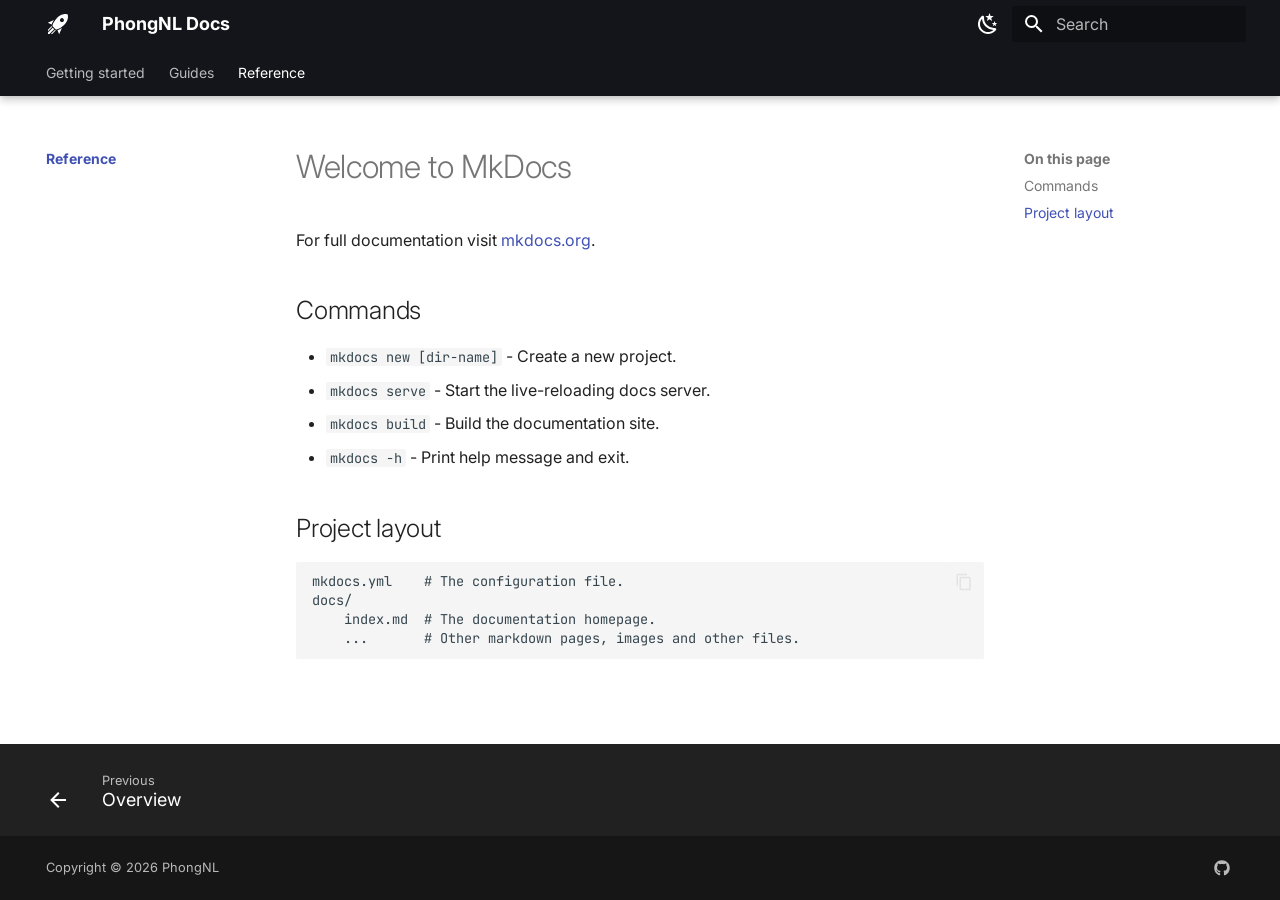
<file: site/index.html>
<!doctype html>
<html lang="en" class="no-js">
  <head>
    
      <meta charset="utf-8">
      <meta name="viewport" content="width=device-width,initial-scale=1">
      
        <meta name="description" content="A polished technical documentation site.">
      
      
        <meta name="author" content="PhongNL">
      
      
      
        <link rel="prev" href=".">
      
      
      
        
      
      
      <link rel="icon" href="assets/images/favicon.png">
      <meta name="generator" content="mkdocs-1.6.1, mkdocs-material-9.7.6">
    
    
      
        <title>Overview - PhongNL Docs</title>
      
    
    
      <link rel="stylesheet" href="assets/stylesheets/main.484c7ddc.min.css">
      
        
        <link rel="stylesheet" href="assets/stylesheets/palette.ab4e12ef.min.css">
      
      
  
  
    
      
      
    
  
    
      
      
    
  
    
      
      
    
  
    
      
      
    
  
    
      
      
    
  
    
      
      
    
  
    
      
      
    
  
    
      
      
    
  
    
      
      
    
  
    
      
      
    
  
    
      
      
    
  
    
      
      
    
  
  
  <style>:root{--md-admonition-icon--note:url('data:image/svg+xml;charset=utf-8,%3Csvg%20xmlns%3D%22http%3A//www.w3.org/2000/svg%22%20viewBox%3D%220%200%2024%2024%22%3E%3Cpath%20d%3D%22M12%202C6.47%202%202%206.47%202%2012s4.47%2010%2010%2010%2010-4.47%2010-10S17.53%202%2012%202m3.1%205.07c.14%200%20.28.05.4.16l1.27%201.27c.23.22.23.57%200%20.78l-1%201-2.05-2.05%201-1c.1-.11.24-.16.38-.16m-1.97%201.74%202.06%202.06-6.06%206.06H7.07v-2.06z%22/%3E%3C/svg%3E');--md-admonition-icon--abstract:url('data:image/svg+xml;charset=utf-8,%3Csvg%20xmlns%3D%22http%3A//www.w3.org/2000/svg%22%20viewBox%3D%220%200%2024%2024%22%3E%3Cpath%20d%3D%22M17%209H7V7h10m0%206H7v-2h10m-3%206H7v-2h7M12%203a1%201%200%200%201%201%201%201%201%200%200%201-1%201%201%201%200%200%201-1-1%201%201%200%200%201%201-1m7%200h-4.18C14.4%201.84%2013.3%201%2012%201s-2.4.84-2.82%202H5a2%202%200%200%200-2%202v14a2%202%200%200%200%202%202h14a2%202%200%200%200%202-2V5a2%202%200%200%200-2-2%22/%3E%3C/svg%3E');--md-admonition-icon--info:url('data:image/svg+xml;charset=utf-8,%3Csvg%20xmlns%3D%22http%3A//www.w3.org/2000/svg%22%20viewBox%3D%220%200%2024%2024%22%3E%3Cpath%20d%3D%22M13%209h-2V7h2m0%2010h-2v-6h2m-1-9A10%2010%200%200%200%202%2012a10%2010%200%200%200%2010%2010%2010%2010%200%200%200%2010-10A10%2010%200%200%200%2012%202%22/%3E%3C/svg%3E');--md-admonition-icon--tip:url('data:image/svg+xml;charset=utf-8,%3Csvg%20xmlns%3D%22http%3A//www.w3.org/2000/svg%22%20viewBox%3D%220%200%2024%2024%22%3E%3Cpath%20d%3D%22M17.66%2011.2c-.23-.3-.51-.56-.77-.82-.67-.6-1.43-1.03-2.07-1.66C13.33%207.26%2013%204.85%2013.95%203c-.95.23-1.78.75-2.49%201.32-2.59%202.08-3.61%205.75-2.39%208.9.04.1.08.2.08.33%200%20.22-.15.42-.35.5-.23.1-.47.04-.66-.12a.6.6%200%200%201-.14-.17c-1.13-1.43-1.31-3.48-.55-5.12C5.78%2010%204.87%2012.3%205%2014.47c.06.5.12%201%20.29%201.5.14.6.41%201.2.71%201.73%201.08%201.73%202.95%202.97%204.96%203.22%202.14.27%204.43-.12%206.07-1.6%201.83-1.66%202.47-4.32%201.53-6.6l-.13-.26c-.21-.46-.77-1.26-.77-1.26m-3.16%206.3c-.28.24-.74.5-1.1.6-1.12.4-2.24-.16-2.9-.82%201.19-.28%201.9-1.16%202.11-2.05.17-.8-.15-1.46-.28-2.23-.12-.74-.1-1.37.17-2.06.19.38.39.76.63%201.06.77%201%201.98%201.44%202.24%202.8.04.14.06.28.06.43.03.82-.33%201.72-.93%202.27%22/%3E%3C/svg%3E');--md-admonition-icon--success:url('data:image/svg+xml;charset=utf-8,%3Csvg%20xmlns%3D%22http%3A//www.w3.org/2000/svg%22%20viewBox%3D%220%200%2024%2024%22%3E%3Cpath%20d%3D%22M12%202C6.5%202%202%206.5%202%2012s4.5%2010%2010%2010%2010-4.5%2010-10S17.5%202%2012%202m-2%2015-5-5%201.41-1.41L10%2014.17l7.59-7.59L19%208z%22/%3E%3C/svg%3E');--md-admonition-icon--question:url('data:image/svg+xml;charset=utf-8,%3Csvg%20xmlns%3D%22http%3A//www.w3.org/2000/svg%22%20viewBox%3D%220%200%2024%2024%22%3E%3Cpath%20d%3D%22m15.07%2011.25-.9.92C13.45%2012.89%2013%2013.5%2013%2015h-2v-.5c0-1.11.45-2.11%201.17-2.83l1.24-1.26c.37-.36.59-.86.59-1.41a2%202%200%200%200-2-2%202%202%200%200%200-2%202H8a4%204%200%200%201%204-4%204%204%200%200%201%204%204%203.2%203.2%200%200%201-.93%202.25M13%2019h-2v-2h2M12%202A10%2010%200%200%200%202%2012a10%2010%200%200%200%2010%2010%2010%2010%200%200%200%2010-10c0-5.53-4.5-10-10-10%22/%3E%3C/svg%3E');--md-admonition-icon--warning:url('data:image/svg+xml;charset=utf-8,%3Csvg%20xmlns%3D%22http%3A//www.w3.org/2000/svg%22%20viewBox%3D%220%200%2024%2024%22%3E%3Cpath%20d%3D%22M13%2014h-2V9h2m0%209h-2v-2h2M1%2021h22L12%202z%22/%3E%3C/svg%3E');--md-admonition-icon--failure:url('data:image/svg+xml;charset=utf-8,%3Csvg%20xmlns%3D%22http%3A//www.w3.org/2000/svg%22%20viewBox%3D%220%200%2024%2024%22%3E%3Cpath%20d%3D%22M12%202c5.53%200%2010%204.47%2010%2010s-4.47%2010-10%2010S2%2017.53%202%2012%206.47%202%2012%202m3.59%205L12%2010.59%208.41%207%207%208.41%2010.59%2012%207%2015.59%208.41%2017%2012%2013.41%2015.59%2017%2017%2015.59%2013.41%2012%2017%208.41z%22/%3E%3C/svg%3E');--md-admonition-icon--danger:url('data:image/svg+xml;charset=utf-8,%3Csvg%20xmlns%3D%22http%3A//www.w3.org/2000/svg%22%20viewBox%3D%220%200%2024%2024%22%3E%3Cpath%20d%3D%22m11.5%2020%204.86-9.73H13V4l-5%209.73h3.5zM12%202c2.75%200%205.1%201%207.05%202.95S22%209.25%2022%2012s-1%205.1-2.95%207.05S14.75%2022%2012%2022s-5.1-1-7.05-2.95S2%2014.75%202%2012s1-5.1%202.95-7.05S9.25%202%2012%202%22/%3E%3C/svg%3E');--md-admonition-icon--bug:url('data:image/svg+xml;charset=utf-8,%3Csvg%20xmlns%3D%22http%3A//www.w3.org/2000/svg%22%20viewBox%3D%220%200%2024%2024%22%3E%3Cpath%20d%3D%22M14%2012h-4v-2h4m0%206h-4v-2h4m6-6h-2.81a6%206%200%200%200-1.82-1.96L17%204.41%2015.59%203l-2.17%202.17a6%206%200%200%200-2.83%200L8.41%203%207%204.41l1.62%201.63C7.88%206.55%207.26%207.22%206.81%208H4v2h2.09c-.05.33-.09.66-.09%201v1H4v2h2v1c0%20.34.04.67.09%201H4v2h2.81c1.04%201.79%202.97%203%205.19%203s4.15-1.21%205.19-3H20v-2h-2.09c.05-.33.09-.66.09-1v-1h2v-2h-2v-1c0-.34-.04-.67-.09-1H20z%22/%3E%3C/svg%3E');--md-admonition-icon--example:url('data:image/svg+xml;charset=utf-8,%3Csvg%20xmlns%3D%22http%3A//www.w3.org/2000/svg%22%20viewBox%3D%220%200%2024%2024%22%3E%3Cpath%20d%3D%22M7%202v2h1v14a4%204%200%200%200%204%204%204%204%200%200%200%204-4V4h1V2zm4%2014c-.6%200-1-.4-1-1s.4-1%201-1%201%20.4%201%201-.4%201-1%201m2-4c-.6%200-1-.4-1-1s.4-1%201-1%201%20.4%201%201-.4%201-1%201m1-5h-4V4h4z%22/%3E%3C/svg%3E');--md-admonition-icon--quote:url('data:image/svg+xml;charset=utf-8,%3Csvg%20xmlns%3D%22http%3A//www.w3.org/2000/svg%22%20viewBox%3D%220%200%2024%2024%22%3E%3Cpath%20d%3D%22M14%2017h3l2-4V7h-6v6h3M6%2017h3l2-4V7H5v6h3z%22/%3E%3C/svg%3E');}</style>



    
    
      
    
    
      
        
        
        <link rel="preconnect" href="https://fonts.gstatic.com" crossorigin>
        <link rel="stylesheet" href="https://fonts.googleapis.com/css?family=Inter:300,300i,400,400i,700,700i%7CJetBrains+Mono:400,400i,700,700i&display=fallback">
        <style>:root{--md-text-font:"Inter";--md-code-font:"JetBrains Mono"}</style>
      
    
    
    <script>__md_scope=new URL(".",location),__md_hash=e=>[...e].reduce(((e,_)=>(e<<5)-e+_.charCodeAt(0)),0),__md_get=(e,_=localStorage,t=__md_scope)=>JSON.parse(_.getItem(t.pathname+"."+e)),__md_set=(e,_,t=localStorage,a=__md_scope)=>{try{t.setItem(a.pathname+"."+e,JSON.stringify(_))}catch(e){}}</script>
    
      

    
    
  </head>
  
  
    
    
      
    
    
    
    
    <body dir="ltr" data-md-color-scheme="default" data-md-color-primary="black" data-md-color-accent="indigo">
  
    
    <input class="md-toggle" data-md-toggle="drawer" type="checkbox" id="__drawer" autocomplete="off">
    <input class="md-toggle" data-md-toggle="search" type="checkbox" id="__search" autocomplete="off">
    <label class="md-overlay" for="__drawer"></label>
    <div data-md-component="skip">
      
        
        <a href="#welcome-to-mkdocs" class="md-skip">
          Skip to content
        </a>
      
    </div>
    <div data-md-component="announce">
      
    </div>
    
    
      

  

<header class="md-header md-header--shadow md-header--lifted" data-md-component="header">
  <nav class="md-header__inner md-grid" aria-label="Header">
    <a href="." title="PhongNL Docs" class="md-header__button md-logo" aria-label="PhongNL Docs" data-md-component="logo">
      
  
  <svg xmlns="http://www.w3.org/2000/svg" viewBox="0 0 24 24"><path d="m13.13 22.19-1.63-3.83c1.57-.58 3.04-1.36 4.4-2.27zM5.64 12.5l-3.83-1.63 6.1-2.77C7 9.46 6.22 10.93 5.64 12.5M21.61 2.39S16.66.269 11 5.93c-2.19 2.19-3.5 4.6-4.35 6.71-.28.75-.09 1.57.46 2.13l2.13 2.12c.55.56 1.37.74 2.12.46A19.1 19.1 0 0 0 18.07 13c5.66-5.66 3.54-10.61 3.54-10.61m-7.07 7.07c-.78-.78-.78-2.05 0-2.83s2.05-.78 2.83 0c.77.78.78 2.05 0 2.83s-2.05.78-2.83 0m-5.66 7.07-1.41-1.41zM6.24 22l3.64-3.64c-.34-.09-.67-.24-.97-.45L4.83 22zM2 22h1.41l4.77-4.76-1.42-1.41L2 20.59zm0-2.83 4.09-4.08c-.21-.3-.36-.62-.45-.97L2 17.76z"/></svg>

    </a>
    <label class="md-header__button md-icon" for="__drawer">
      
      <svg xmlns="http://www.w3.org/2000/svg" viewBox="0 0 24 24"><path d="M3 6h18v2H3zm0 5h18v2H3zm0 5h18v2H3z"/></svg>
    </label>
    <div class="md-header__title" data-md-component="header-title">
      <div class="md-header__ellipsis">
        <div class="md-header__topic">
          <span class="md-ellipsis">
            PhongNL Docs
          </span>
        </div>
        <div class="md-header__topic" data-md-component="header-topic">
          <span class="md-ellipsis">
            
              Overview
            
          </span>
        </div>
      </div>
    </div>
    
      
        <form class="md-header__option" data-md-component="palette">
  
    
    
    
    <input class="md-option" data-md-color-media="(prefers-color-scheme: light)" data-md-color-scheme="default" data-md-color-primary="black" data-md-color-accent="indigo"  aria-label="Switch to dark mode"  type="radio" name="__palette" id="__palette_0">
    
      <label class="md-header__button md-icon" title="Switch to dark mode" for="__palette_1" hidden>
        <svg xmlns="http://www.w3.org/2000/svg" viewBox="0 0 24 24"><path d="m17.75 4.09-2.53 1.94.91 3.06-2.63-1.81-2.63 1.81.91-3.06-2.53-1.94L12.44 4l1.06-3 1.06 3zm3.5 6.91-1.64 1.25.59 1.98-1.7-1.17-1.7 1.17.59-1.98L15.75 11l2.06-.05L18.5 9l.69 1.95zm-2.28 4.95c.83-.08 1.72 1.1 1.19 1.85-.32.45-.66.87-1.08 1.27C15.17 23 8.84 23 4.94 19.07c-3.91-3.9-3.91-10.24 0-14.14.4-.4.82-.76 1.27-1.08.75-.53 1.93.36 1.85 1.19-.27 2.86.69 5.83 2.89 8.02a9.96 9.96 0 0 0 8.02 2.89m-1.64 2.02a12.08 12.08 0 0 1-7.8-3.47c-2.17-2.19-3.33-5-3.49-7.82-2.81 3.14-2.7 7.96.31 10.98 3.02 3.01 7.84 3.12 10.98.31"/></svg>
      </label>
    
  
    
    
    
    <input class="md-option" data-md-color-media="(prefers-color-scheme: dark)" data-md-color-scheme="slate" data-md-color-primary="black" data-md-color-accent="blue"  aria-label="Switch to light mode"  type="radio" name="__palette" id="__palette_1">
    
      <label class="md-header__button md-icon" title="Switch to light mode" for="__palette_0" hidden>
        <svg xmlns="http://www.w3.org/2000/svg" viewBox="0 0 24 24"><path d="M12 7a5 5 0 0 1 5 5 5 5 0 0 1-5 5 5 5 0 0 1-5-5 5 5 0 0 1 5-5m0 2a3 3 0 0 0-3 3 3 3 0 0 0 3 3 3 3 0 0 0 3-3 3 3 0 0 0-3-3m0-7 2.39 3.42C13.65 5.15 12.84 5 12 5s-1.65.15-2.39.42zM3.34 7l4.16-.35A7.2 7.2 0 0 0 5.94 8.5c-.44.74-.69 1.5-.83 2.29zm.02 10 1.76-3.77a7.131 7.131 0 0 0 2.38 4.14zM20.65 7l-1.77 3.79a7.02 7.02 0 0 0-2.38-4.15zm-.01 10-4.14.36c.59-.51 1.12-1.14 1.54-1.86.42-.73.69-1.5.83-2.29zM12 22l-2.41-3.44c.74.27 1.55.44 2.41.44.82 0 1.63-.17 2.37-.44z"/></svg>
      </label>
    
  
</form>
      
    
    
      <script>var palette=__md_get("__palette");if(palette&&palette.color){if("(prefers-color-scheme)"===palette.color.media){var media=matchMedia("(prefers-color-scheme: light)"),input=document.querySelector(media.matches?"[data-md-color-media='(prefers-color-scheme: light)']":"[data-md-color-media='(prefers-color-scheme: dark)']");palette.color.media=input.getAttribute("data-md-color-media"),palette.color.scheme=input.getAttribute("data-md-color-scheme"),palette.color.primary=input.getAttribute("data-md-color-primary"),palette.color.accent=input.getAttribute("data-md-color-accent")}for(var[key,value]of Object.entries(palette.color))document.body.setAttribute("data-md-color-"+key,value)}</script>
    
    
    
      
      
        <label class="md-header__button md-icon" for="__search">
          
          <svg xmlns="http://www.w3.org/2000/svg" viewBox="0 0 24 24"><path d="M9.5 3A6.5 6.5 0 0 1 16 9.5c0 1.61-.59 3.09-1.56 4.23l.27.27h.79l5 5-1.5 1.5-5-5v-.79l-.27-.27A6.52 6.52 0 0 1 9.5 16 6.5 6.5 0 0 1 3 9.5 6.5 6.5 0 0 1 9.5 3m0 2C7 5 5 7 5 9.5S7 14 9.5 14 14 12 14 9.5 12 5 9.5 5"/></svg>
        </label>
        <div class="md-search" data-md-component="search" role="dialog">
  <label class="md-search__overlay" for="__search"></label>
  <div class="md-search__inner" role="search">
    <form class="md-search__form" name="search">
      <input type="text" class="md-search__input" name="query" aria-label="Search" placeholder="Search" autocapitalize="off" autocorrect="off" autocomplete="off" spellcheck="false" data-md-component="search-query" required>
      <label class="md-search__icon md-icon" for="__search">
        
        <svg xmlns="http://www.w3.org/2000/svg" viewBox="0 0 24 24"><path d="M9.5 3A6.5 6.5 0 0 1 16 9.5c0 1.61-.59 3.09-1.56 4.23l.27.27h.79l5 5-1.5 1.5-5-5v-.79l-.27-.27A6.52 6.52 0 0 1 9.5 16 6.5 6.5 0 0 1 3 9.5 6.5 6.5 0 0 1 9.5 3m0 2C7 5 5 7 5 9.5S7 14 9.5 14 14 12 14 9.5 12 5 9.5 5"/></svg>
        
        <svg xmlns="http://www.w3.org/2000/svg" viewBox="0 0 24 24"><path d="M20 11v2H8l5.5 5.5-1.42 1.42L4.16 12l7.92-7.92L13.5 5.5 8 11z"/></svg>
      </label>
      <nav class="md-search__options" aria-label="Search">
        
          <a href="javascript:void(0)" class="md-search__icon md-icon" title="Share" aria-label="Share" data-clipboard data-clipboard-text="" data-md-component="search-share" tabindex="-1">
            
            <svg xmlns="http://www.w3.org/2000/svg" viewBox="0 0 24 24"><path d="M18 16.08c-.76 0-1.44.3-1.96.77L8.91 12.7c.05-.23.09-.46.09-.7s-.04-.47-.09-.7l7.05-4.11c.54.5 1.25.81 2.04.81a3 3 0 0 0 3-3 3 3 0 0 0-3-3 3 3 0 0 0-3 3c0 .24.04.47.09.7L8.04 9.81C7.5 9.31 6.79 9 6 9a3 3 0 0 0-3 3 3 3 0 0 0 3 3c.79 0 1.5-.31 2.04-.81l7.12 4.15c-.05.21-.08.43-.08.66 0 1.61 1.31 2.91 2.92 2.91s2.92-1.3 2.92-2.91A2.92 2.92 0 0 0 18 16.08"/></svg>
          </a>
        
        <button type="reset" class="md-search__icon md-icon" title="Clear" aria-label="Clear" tabindex="-1">
          
          <svg xmlns="http://www.w3.org/2000/svg" viewBox="0 0 24 24"><path d="M19 6.41 17.59 5 12 10.59 6.41 5 5 6.41 10.59 12 5 17.59 6.41 19 12 13.41 17.59 19 19 17.59 13.41 12z"/></svg>
        </button>
      </nav>
      
        <div class="md-search__suggest" data-md-component="search-suggest"></div>
      
    </form>
    <div class="md-search__output">
      <div class="md-search__scrollwrap" tabindex="0" data-md-scrollfix>
        <div class="md-search-result" data-md-component="search-result">
          <div class="md-search-result__meta">
            Initializing search
          </div>
          <ol class="md-search-result__list" role="presentation"></ol>
        </div>
      </div>
    </div>
  </div>
</div>
      
    
    
  </nav>
  
    
      
<nav class="md-tabs" aria-label="Tabs" data-md-component="tabs">
  <div class="md-grid">
    <ul class="md-tabs__list">
      
        
  
  
  
  
    
    
      <li class="md-tabs__item">
        <a href="." class="md-tabs__link">
          
  
  
    
  
  Getting started

        </a>
      </li>
    
  

      
        
  
  
  
  
    
    
      <li class="md-tabs__item">
        <a href="." class="md-tabs__link">
          
  
  
    
  
  Guides

        </a>
      </li>
    
  

      
        
  
  
  
    
  
  
    
    
      <li class="md-tabs__item md-tabs__item--active">
        <a href="." class="md-tabs__link">
          
  
  
    
  
  Reference

        </a>
      </li>
    
  

      
    </ul>
  </div>
</nav>
    
  
</header>
    
    <div class="md-container" data-md-component="container">
      
      
        
      
      <main class="md-main" data-md-component="main">
        <div class="md-main__inner md-grid">
          
            
              
              <div class="md-sidebar md-sidebar--primary" data-md-component="sidebar" data-md-type="navigation" >
                <div class="md-sidebar__scrollwrap">
                  <div class="md-sidebar__inner">
                    


  


<nav class="md-nav md-nav--primary md-nav--lifted" aria-label="Navigation" data-md-level="0">
  <label class="md-nav__title" for="__drawer">
    <a href="." title="PhongNL Docs" class="md-nav__button md-logo" aria-label="PhongNL Docs" data-md-component="logo">
      
  
  <svg xmlns="http://www.w3.org/2000/svg" viewBox="0 0 24 24"><path d="m13.13 22.19-1.63-3.83c1.57-.58 3.04-1.36 4.4-2.27zM5.64 12.5l-3.83-1.63 6.1-2.77C7 9.46 6.22 10.93 5.64 12.5M21.61 2.39S16.66.269 11 5.93c-2.19 2.19-3.5 4.6-4.35 6.71-.28.75-.09 1.57.46 2.13l2.13 2.12c.55.56 1.37.74 2.12.46A19.1 19.1 0 0 0 18.07 13c5.66-5.66 3.54-10.61 3.54-10.61m-7.07 7.07c-.78-.78-.78-2.05 0-2.83s2.05-.78 2.83 0c.77.78.78 2.05 0 2.83s-2.05.78-2.83 0m-5.66 7.07-1.41-1.41zM6.24 22l3.64-3.64c-.34-.09-.67-.24-.97-.45L4.83 22zM2 22h1.41l4.77-4.76-1.42-1.41L2 20.59zm0-2.83 4.09-4.08c-.21-.3-.36-.62-.45-.97L2 17.76z"/></svg>

    </a>
    PhongNL Docs
  </label>
  
  <ul class="md-nav__list" data-md-scrollfix>
    
      
      
  
  
  
  
    
    
      
        
          
        
      
    
    
    
      
      
        
      
    
    
      
        
        
      
    
    <li class="md-nav__item md-nav__item--pruned md-nav__item--nested">
      
        
  
  
  
    <a href="." class="md-nav__link">
      
  
  
  <span class="md-ellipsis">
    
  
    Getting started
  

    
  </span>
  
  

      
        <span class="md-nav__icon md-icon"></span>
      
    </a>
  

      
    </li>
  

    
      
      
  
  
  
  
    
    
      
        
          
        
      
    
    
    
      
      
        
      
    
    
      
        
        
      
    
    <li class="md-nav__item md-nav__item--pruned md-nav__item--nested">
      
        
  
  
  
    <a href="." class="md-nav__link">
      
  
  
  <span class="md-ellipsis">
    
  
    Guides
  

    
  </span>
  
  

      
        <span class="md-nav__icon md-icon"></span>
      
    </a>
  

      
    </li>
  

    
      
      
  
  
    
  
  
  
    
    
      
        
          
        
      
    
    
    
      
        
        
      
      
        
      
    
    
      
    
    <li class="md-nav__item md-nav__item--active md-nav__item--section md-nav__item--nested">
      
        
        
        <input class="md-nav__toggle md-toggle " type="checkbox" id="__nav_3" checked>
        
          
          <div class="md-nav__link md-nav__container">
            <a href="." class="md-nav__link md-nav__link--active">
              
  
  
  <span class="md-ellipsis">
    
  
    Reference
  

    
  </span>
  
  

            </a>
            
          </div>
        
        <nav class="md-nav" data-md-level="1" aria-labelledby="__nav_3_label" aria-expanded="true">
          <label class="md-nav__title" for="__nav_3">
            <span class="md-nav__icon md-icon"></span>
            
  
    Reference
  

          </label>
          <ul class="md-nav__list" data-md-scrollfix>
            
              
            
          </ul>
        </nav>
      
    </li>
  

    
  </ul>
</nav>
                  </div>
                </div>
              </div>
            
            
              
              <div class="md-sidebar md-sidebar--secondary" data-md-component="sidebar" data-md-type="toc" >
                <div class="md-sidebar__scrollwrap">
                  <div class="md-sidebar__inner">
                    

  

<nav class="md-nav md-nav--secondary" aria-label="On this page">
  
  
  
    
  
  
    <label class="md-nav__title" for="__toc">
      <span class="md-nav__icon md-icon"></span>
      On this page
    </label>
    <ul class="md-nav__list" data-md-component="toc" data-md-scrollfix>
      
        <li class="md-nav__item">
  <a href="#commands" class="md-nav__link">
    <span class="md-ellipsis">
      
        Commands
      
    </span>
  </a>
  
</li>
      
        <li class="md-nav__item">
  <a href="#project-layout" class="md-nav__link">
    <span class="md-ellipsis">
      
        Project layout
      
    </span>
  </a>
  
</li>
      
    </ul>
  
</nav>
                  </div>
                </div>
              </div>
            
          
          
            <div class="md-content" data-md-component="content">
              
                




              
              <article class="md-content__inner md-typeset">
                
                  



<h1 id="welcome-to-mkdocs">Welcome to MkDocs<a class="headerlink" href="#welcome-to-mkdocs" title="Permanent link">&para;</a></h1>
<p>For full documentation visit <a href="https://www.mkdocs.org">mkdocs.org</a>.</p>
<h2 id="commands">Commands<a class="headerlink" href="#commands" title="Permanent link">&para;</a></h2>
<ul>
<li><code>mkdocs new [dir-name]</code> - Create a new project.</li>
<li><code>mkdocs serve</code> - Start the live-reloading docs server.</li>
<li><code>mkdocs build</code> - Build the documentation site.</li>
<li><code>mkdocs -h</code> - Print help message and exit.</li>
</ul>
<h2 id="project-layout">Project layout<a class="headerlink" href="#project-layout" title="Permanent link">&para;</a></h2>
<div class="language-text highlight"><pre><span></span><code>mkdocs.yml    # The configuration file.
docs/
    index.md  # The documentation homepage.
    ...       # Other markdown pages, images and other files.
</code></pre></div>












                
              </article>
            </div>
          
          
  <script>var tabs=__md_get("__tabs");if(Array.isArray(tabs))e:for(var set of document.querySelectorAll(".tabbed-set")){var labels=set.querySelector(".tabbed-labels");for(var tab of tabs)for(var label of labels.getElementsByTagName("label"))if(label.innerText.trim()===tab){var input=document.getElementById(label.htmlFor);input.checked=!0;continue e}}</script>

<script>var target=document.getElementById(location.hash.slice(1));target&&target.name&&(target.checked=target.name.startsWith("__tabbed_"))</script>
        </div>
        
          <button type="button" class="md-top md-icon" data-md-component="top" hidden>
  
  <svg xmlns="http://www.w3.org/2000/svg" viewBox="0 0 24 24"><path d="M13 20h-2V8l-5.5 5.5-1.42-1.42L12 4.16l7.92 7.92-1.42 1.42L13 8z"/></svg>
  Back to top
</button>
        
      </main>
      
        <footer class="md-footer">
  
    
      
      <nav class="md-footer__inner md-grid" aria-label="Footer" >
        
          
          <a href="." class="md-footer__link md-footer__link--prev" aria-label="Previous: Overview">
            <div class="md-footer__button md-icon">
              
              <svg xmlns="http://www.w3.org/2000/svg" viewBox="0 0 24 24"><path d="M20 11v2H8l5.5 5.5-1.42 1.42L4.16 12l7.92-7.92L13.5 5.5 8 11z"/></svg>
            </div>
            <div class="md-footer__title">
              <span class="md-footer__direction">
                Previous
              </span>
              <div class="md-ellipsis">
                Overview
              </div>
            </div>
          </a>
        
        
      </nav>
    
  
  <div class="md-footer-meta md-typeset">
    <div class="md-footer-meta__inner md-grid">
      <div class="md-copyright">
  
    <div class="md-copyright__highlight">
      Copyright &copy; 2026 PhongNL
    </div>
  
  
</div>
      
        
<div class="md-social">
  
    
    
    
    
    <a href="https://github.com/phongnl" target="_blank" rel="noopener" title="PhongNL on GitHub" class="md-social__link">
      <svg xmlns="http://www.w3.org/2000/svg" viewBox="0 0 512 512"><!--! Font Awesome Free 7.1.0 by @fontawesome - https://fontawesome.com License - https://fontawesome.com/license/free (Icons: CC BY 4.0, Fonts: SIL OFL 1.1, Code: MIT License) Copyright 2025 Fonticons, Inc.--><path d="M173.9 397.4c0 2-2.3 3.6-5.2 3.6-3.3.3-5.6-1.3-5.6-3.6 0-2 2.3-3.6 5.2-3.6 3-.3 5.6 1.3 5.6 3.6m-31.1-4.5c-.7 2 1.3 4.3 4.3 4.9 2.6 1 5.6 0 6.2-2s-1.3-4.3-4.3-5.2c-2.6-.7-5.5.3-6.2 2.3m44.2-1.7c-2.9.7-4.9 2.6-4.6 4.9.3 2 2.9 3.3 5.9 2.6 2.9-.7 4.9-2.6 4.6-4.6-.3-1.9-3-3.2-5.9-2.9M252.8 8C114.1 8 8 113.3 8 252c0 110.9 69.8 205.8 169.5 239.2 12.8 2.3 17.3-5.6 17.3-12.1 0-6.2-.3-40.4-.3-61.4 0 0-70 15-84.7-29.8 0 0-11.4-29.1-27.8-36.6 0 0-22.9-15.7 1.6-15.4 0 0 24.9 2 38.6 25.8 21.9 38.6 58.6 27.5 72.9 20.9 2.3-16 8.8-27.1 16-33.7-55.9-6.2-112.3-14.3-112.3-110.5 0-27.5 7.6-41.3 23.6-58.9-2.6-6.5-11.1-33.3 2.6-67.9 20.9-6.5 69 27 69 27 20-5.6 41.5-8.5 62.8-8.5s42.8 2.9 62.8 8.5c0 0 48.1-33.6 69-27 13.7 34.7 5.2 61.4 2.6 67.9 16 17.7 25.8 31.5 25.8 58.9 0 96.5-58.9 104.2-114.8 110.5 9.2 7.9 17 22.9 17 46.4 0 33.7-.3 75.4-.3 83.6 0 6.5 4.6 14.4 17.3 12.1C436.2 457.8 504 362.9 504 252 504 113.3 391.5 8 252.8 8M105.2 352.9c-1.3 1-1 3.3.7 5.2 1.6 1.6 3.9 2.3 5.2 1 1.3-1 1-3.3-.7-5.2-1.6-1.6-3.9-2.3-5.2-1m-10.8-8.1c-.7 1.3.3 2.9 2.3 3.9 1.6 1 3.6.7 4.3-.7.7-1.3-.3-2.9-2.3-3.9-2-.6-3.6-.3-4.3.7m32.4 35.6c-1.6 1.3-1 4.3 1.3 6.2 2.3 2.3 5.2 2.6 6.5 1 1.3-1.3.7-4.3-1.3-6.2-2.2-2.3-5.2-2.6-6.5-1m-11.4-14.7c-1.6 1-1.6 3.6 0 5.9s4.3 3.3 5.6 2.3c1.6-1.3 1.6-3.9 0-6.2-1.4-2.3-4-3.3-5.6-2"/></svg>
    </a>
  
</div>
      
    </div>
  </div>
</footer>
      
    </div>
    <div class="md-dialog" data-md-component="dialog">
      <div class="md-dialog__inner md-typeset"></div>
    </div>
    
      <div class="md-progress" data-md-component="progress" role="progressbar"></div>
    
    
    
      
      
      <script id="__config" type="application/json">{"annotate": null, "base": ".", "features": ["announce.dismiss", "content.action.edit", "content.action.view", "content.code.annotate", "content.code.copy", "content.tabs.link", "header.autohide", "navigation.footer", "navigation.indexes", "navigation.instant", "navigation.instant.prefetch", "navigation.instant.progress", "navigation.path", "navigation.prune", "navigation.sections", "navigation.tabs", "navigation.tabs.sticky", "navigation.top", "search.highlight", "search.share", "search.suggest", "toc.follow"], "search": "assets/javascripts/workers/search.2c215733.min.js", "tags": null, "translations": {"clipboard.copied": "Copied to clipboard", "clipboard.copy": "Copy to clipboard", "search.result.more.one": "1 more on this page", "search.result.more.other": "# more on this page", "search.result.none": "No matching documents", "search.result.one": "1 matching document", "search.result.other": "# matching documents", "search.result.placeholder": "Type to start searching", "search.result.term.missing": "Missing", "select.version": "Select version"}, "version": null}</script>
    
    
      <script src="assets/javascripts/bundle.79ae519e.min.js"></script>
      
    
  </body>
</html>
</file>
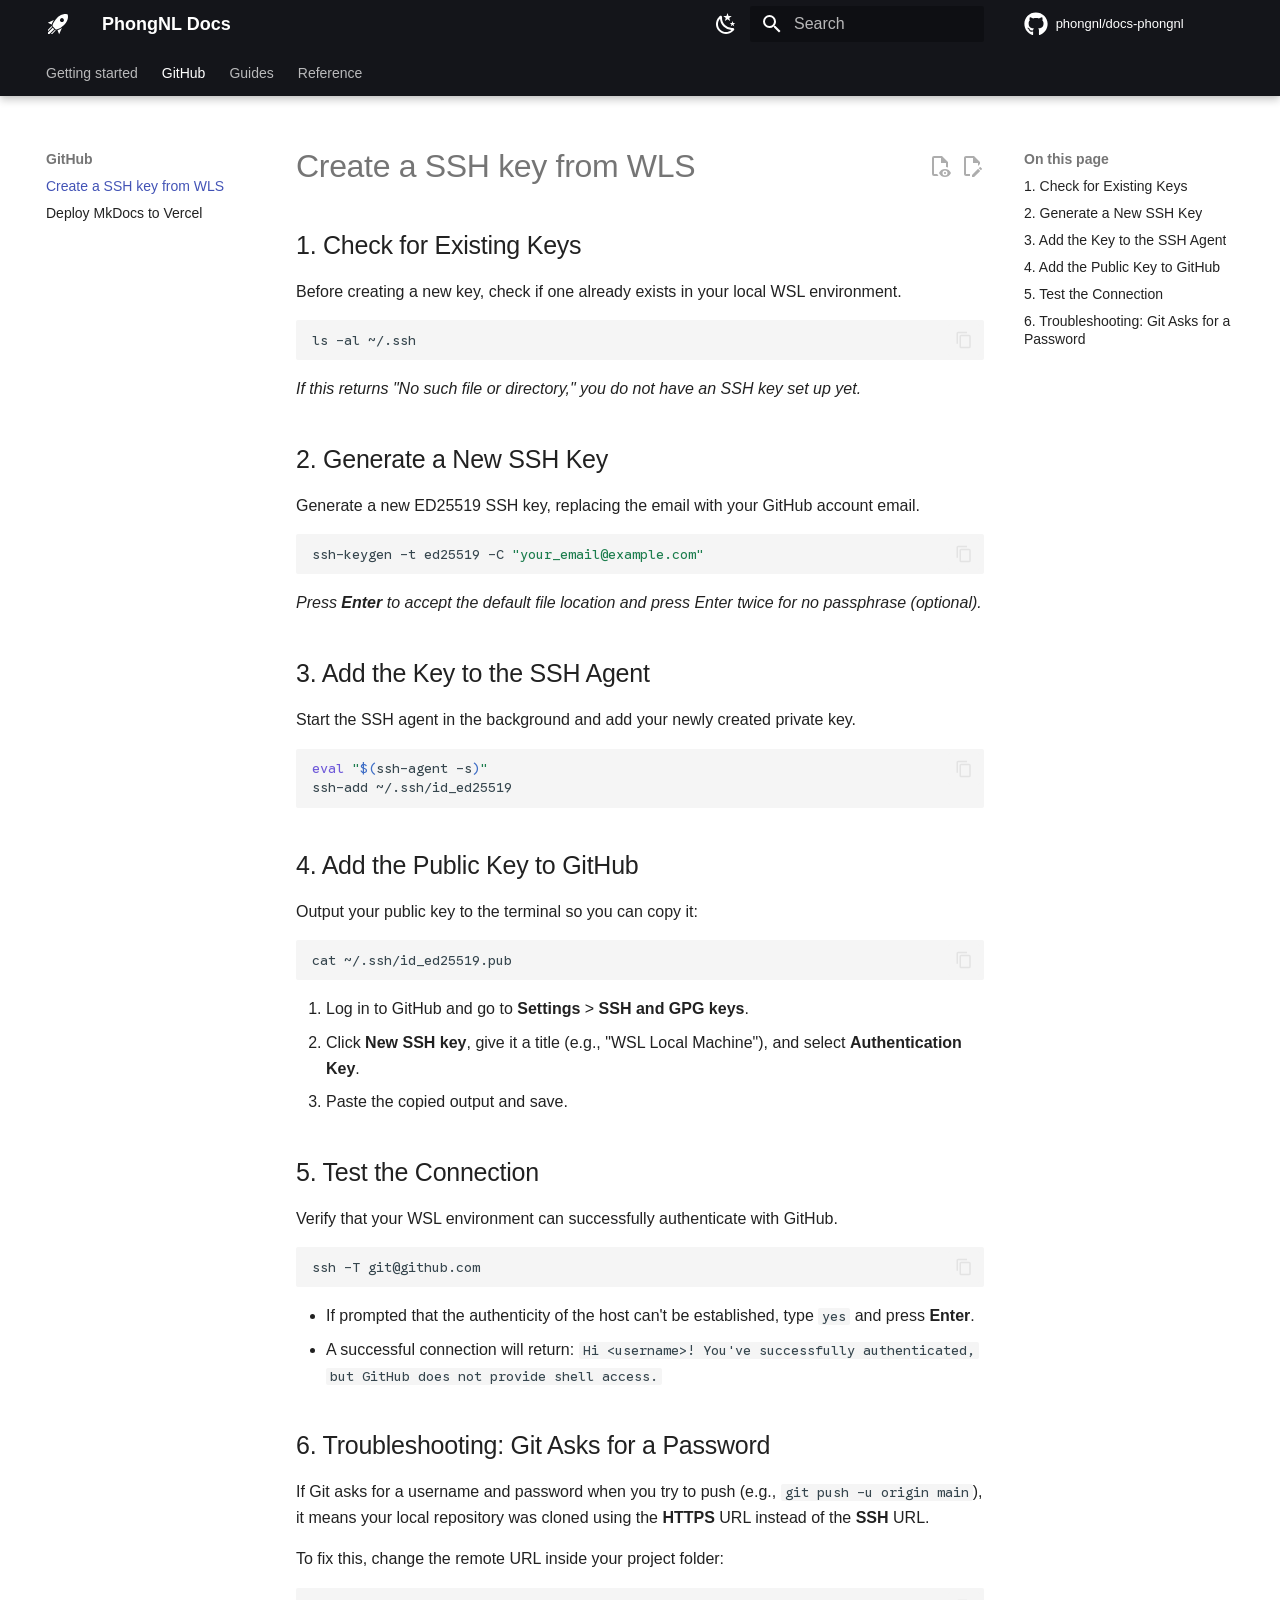
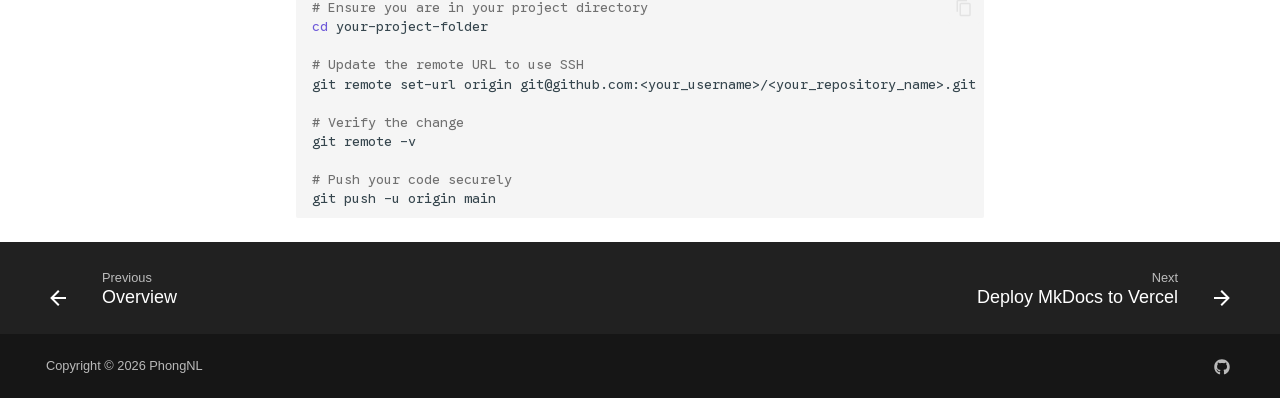
<file: site/github/index.html>
<!doctype html>
<html lang="en" class="no-js">
  <head>
    
      <meta charset="utf-8">
      <meta name="viewport" content="width=device-width,initial-scale=1">
      
        <meta name="description" content="A polished technical documentation site.">
      
      
        <meta name="author" content="PhongNL">
      
      
      
        <link rel="prev" href="..">
      
      
        <link rel="next" href="deploy-mkdocs-vercel/">
      
      
        
      
      
      <link rel="icon" href="../assets/images/favicon.png">
      <meta name="generator" content="mkdocs-1.6.1, mkdocs-material-9.7.6">
    
    
      
        <title>Create a SSH key from WLS - PhongNL Docs</title>
      
    
    
      <link rel="stylesheet" href="../assets/stylesheets/main.484c7ddc.min.css">
      
        
        <link rel="stylesheet" href="../assets/stylesheets/palette.ab4e12ef.min.css">
      
      
  
  
    
      
      
    
  
    
      
      
    
  
    
      
      
    
  
    
      
      
    
  
    
      
      
    
  
    
      
      
    
  
    
      
      
    
  
    
      
      
    
  
    
      
      
    
  
    
      
      
    
  
    
      
      
    
  
    
      
      
    
  
  
  <style>:root{--md-admonition-icon--note:url('data:image/svg+xml;charset=utf-8,%3Csvg%20xmlns%3D%22http%3A//www.w3.org/2000/svg%22%20viewBox%3D%220%200%2024%2024%22%3E%3Cpath%20d%3D%22M12%202C6.47%202%202%206.47%202%2012s4.47%2010%2010%2010%2010-4.47%2010-10S17.53%202%2012%202m3.1%205.07c.14%200%20.28.05.4.16l1.27%201.27c.23.22.23.57%200%20.78l-1%201-2.05-2.05%201-1c.1-.11.24-.16.38-.16m-1.97%201.74%202.06%202.06-6.06%206.06H7.07v-2.06z%22/%3E%3C/svg%3E');--md-admonition-icon--abstract:url('data:image/svg+xml;charset=utf-8,%3Csvg%20xmlns%3D%22http%3A//www.w3.org/2000/svg%22%20viewBox%3D%220%200%2024%2024%22%3E%3Cpath%20d%3D%22M17%209H7V7h10m0%206H7v-2h10m-3%206H7v-2h7M12%203a1%201%200%200%201%201%201%201%201%200%200%201-1%201%201%201%200%200%201-1-1%201%201%200%200%201%201-1m7%200h-4.18C14.4%201.84%2013.3%201%2012%201s-2.4.84-2.82%202H5a2%202%200%200%200-2%202v14a2%202%200%200%200%202%202h14a2%202%200%200%200%202-2V5a2%202%200%200%200-2-2%22/%3E%3C/svg%3E');--md-admonition-icon--info:url('data:image/svg+xml;charset=utf-8,%3Csvg%20xmlns%3D%22http%3A//www.w3.org/2000/svg%22%20viewBox%3D%220%200%2024%2024%22%3E%3Cpath%20d%3D%22M13%209h-2V7h2m0%2010h-2v-6h2m-1-9A10%2010%200%200%200%202%2012a10%2010%200%200%200%2010%2010%2010%2010%200%200%200%2010-10A10%2010%200%200%200%2012%202%22/%3E%3C/svg%3E');--md-admonition-icon--tip:url('data:image/svg+xml;charset=utf-8,%3Csvg%20xmlns%3D%22http%3A//www.w3.org/2000/svg%22%20viewBox%3D%220%200%2024%2024%22%3E%3Cpath%20d%3D%22M17.66%2011.2c-.23-.3-.51-.56-.77-.82-.67-.6-1.43-1.03-2.07-1.66C13.33%207.26%2013%204.85%2013.95%203c-.95.23-1.78.75-2.49%201.32-2.59%202.08-3.61%205.75-2.39%208.9.04.1.08.2.08.33%200%20.22-.15.42-.35.5-.23.1-.47.04-.66-.12a.6.6%200%200%201-.14-.17c-1.13-1.43-1.31-3.48-.55-5.12C5.78%2010%204.87%2012.3%205%2014.47c.06.5.12%201%20.29%201.5.14.6.41%201.2.71%201.73%201.08%201.73%202.95%202.97%204.96%203.22%202.14.27%204.43-.12%206.07-1.6%201.83-1.66%202.47-4.32%201.53-6.6l-.13-.26c-.21-.46-.77-1.26-.77-1.26m-3.16%206.3c-.28.24-.74.5-1.1.6-1.12.4-2.24-.16-2.9-.82%201.19-.28%201.9-1.16%202.11-2.05.17-.8-.15-1.46-.28-2.23-.12-.74-.1-1.37.17-2.06.19.38.39.76.63%201.06.77%201%201.98%201.44%202.24%202.8.04.14.06.28.06.43.03.82-.33%201.72-.93%202.27%22/%3E%3C/svg%3E');--md-admonition-icon--success:url('data:image/svg+xml;charset=utf-8,%3Csvg%20xmlns%3D%22http%3A//www.w3.org/2000/svg%22%20viewBox%3D%220%200%2024%2024%22%3E%3Cpath%20d%3D%22M12%202C6.5%202%202%206.5%202%2012s4.5%2010%2010%2010%2010-4.5%2010-10S17.5%202%2012%202m-2%2015-5-5%201.41-1.41L10%2014.17l7.59-7.59L19%208z%22/%3E%3C/svg%3E');--md-admonition-icon--question:url('data:image/svg+xml;charset=utf-8,%3Csvg%20xmlns%3D%22http%3A//www.w3.org/2000/svg%22%20viewBox%3D%220%200%2024%2024%22%3E%3Cpath%20d%3D%22m15.07%2011.25-.9.92C13.45%2012.89%2013%2013.5%2013%2015h-2v-.5c0-1.11.45-2.11%201.17-2.83l1.24-1.26c.37-.36.59-.86.59-1.41a2%202%200%200%200-2-2%202%202%200%200%200-2%202H8a4%204%200%200%201%204-4%204%204%200%200%201%204%204%203.2%203.2%200%200%201-.93%202.25M13%2019h-2v-2h2M12%202A10%2010%200%200%200%202%2012a10%2010%200%200%200%2010%2010%2010%2010%200%200%200%2010-10c0-5.53-4.5-10-10-10%22/%3E%3C/svg%3E');--md-admonition-icon--warning:url('data:image/svg+xml;charset=utf-8,%3Csvg%20xmlns%3D%22http%3A//www.w3.org/2000/svg%22%20viewBox%3D%220%200%2024%2024%22%3E%3Cpath%20d%3D%22M13%2014h-2V9h2m0%209h-2v-2h2M1%2021h22L12%202z%22/%3E%3C/svg%3E');--md-admonition-icon--failure:url('data:image/svg+xml;charset=utf-8,%3Csvg%20xmlns%3D%22http%3A//www.w3.org/2000/svg%22%20viewBox%3D%220%200%2024%2024%22%3E%3Cpath%20d%3D%22M12%202c5.53%200%2010%204.47%2010%2010s-4.47%2010-10%2010S2%2017.53%202%2012%206.47%202%2012%202m3.59%205L12%2010.59%208.41%207%207%208.41%2010.59%2012%207%2015.59%208.41%2017%2012%2013.41%2015.59%2017%2017%2015.59%2013.41%2012%2017%208.41z%22/%3E%3C/svg%3E');--md-admonition-icon--danger:url('data:image/svg+xml;charset=utf-8,%3Csvg%20xmlns%3D%22http%3A//www.w3.org/2000/svg%22%20viewBox%3D%220%200%2024%2024%22%3E%3Cpath%20d%3D%22m11.5%2020%204.86-9.73H13V4l-5%209.73h3.5zM12%202c2.75%200%205.1%201%207.05%202.95S22%209.25%2022%2012s-1%205.1-2.95%207.05S14.75%2022%2012%2022s-5.1-1-7.05-2.95S2%2014.75%202%2012s1-5.1%202.95-7.05S9.25%202%2012%202%22/%3E%3C/svg%3E');--md-admonition-icon--bug:url('data:image/svg+xml;charset=utf-8,%3Csvg%20xmlns%3D%22http%3A//www.w3.org/2000/svg%22%20viewBox%3D%220%200%2024%2024%22%3E%3Cpath%20d%3D%22M14%2012h-4v-2h4m0%206h-4v-2h4m6-6h-2.81a6%206%200%200%200-1.82-1.96L17%204.41%2015.59%203l-2.17%202.17a6%206%200%200%200-2.83%200L8.41%203%207%204.41l1.62%201.63C7.88%206.55%207.26%207.22%206.81%208H4v2h2.09c-.05.33-.09.66-.09%201v1H4v2h2v1c0%20.34.04.67.09%201H4v2h2.81c1.04%201.79%202.97%203%205.19%203s4.15-1.21%205.19-3H20v-2h-2.09c.05-.33.09-.66.09-1v-1h2v-2h-2v-1c0-.34-.04-.67-.09-1H20z%22/%3E%3C/svg%3E');--md-admonition-icon--example:url('data:image/svg+xml;charset=utf-8,%3Csvg%20xmlns%3D%22http%3A//www.w3.org/2000/svg%22%20viewBox%3D%220%200%2024%2024%22%3E%3Cpath%20d%3D%22M7%202v2h1v14a4%204%200%200%200%204%204%204%204%200%200%200%204-4V4h1V2zm4%2014c-.6%200-1-.4-1-1s.4-1%201-1%201%20.4%201%201-.4%201-1%201m2-4c-.6%200-1-.4-1-1s.4-1%201-1%201%20.4%201%201-.4%201-1%201m1-5h-4V4h4z%22/%3E%3C/svg%3E');--md-admonition-icon--quote:url('data:image/svg+xml;charset=utf-8,%3Csvg%20xmlns%3D%22http%3A//www.w3.org/2000/svg%22%20viewBox%3D%220%200%2024%2024%22%3E%3Cpath%20d%3D%22M14%2017h3l2-4V7h-6v6h3M6%2017h3l2-4V7H5v6h3z%22/%3E%3C/svg%3E');}</style>



    
    
      
    
    
      
        
        
        <link rel="preconnect" href="https://fonts.gstatic.com" crossorigin>
        <link rel="stylesheet" href="https://fonts.googleapis.com/css?family=Google+Sans+Flex:300,300i,400,400i,700,700i%7CGoogle+Sans+Code:400,400i,700,700i&display=fallback">
        <style>:root{--md-text-font:"Google Sans Flex";--md-code-font:"Google Sans Code"}</style>
      
    
    
      <link rel="stylesheet" href="../stylesheets/fonts.css">
    
    <script>__md_scope=new URL("..",location),__md_hash=e=>[...e].reduce(((e,_)=>(e<<5)-e+_.charCodeAt(0)),0),__md_get=(e,_=localStorage,t=__md_scope)=>JSON.parse(_.getItem(t.pathname+"."+e)),__md_set=(e,_,t=localStorage,a=__md_scope)=>{try{t.setItem(a.pathname+"."+e,JSON.stringify(_))}catch(e){}}</script>
    
      

    
    
  </head>
  
  
    
    
      
    
    
    
    
    <body dir="ltr" data-md-color-scheme="default" data-md-color-primary="black" data-md-color-accent="indigo">
  
    
    <input class="md-toggle" data-md-toggle="drawer" type="checkbox" id="__drawer" autocomplete="off">
    <input class="md-toggle" data-md-toggle="search" type="checkbox" id="__search" autocomplete="off">
    <label class="md-overlay" for="__drawer"></label>
    <div data-md-component="skip">
      
        
        <a href="#create-a-ssh-key-from-wls" class="md-skip">
          Skip to content
        </a>
      
    </div>
    <div data-md-component="announce">
      
    </div>
    
    
      

  

<header class="md-header md-header--shadow md-header--lifted" data-md-component="header">
  <nav class="md-header__inner md-grid" aria-label="Header">
    <a href=".." title="PhongNL Docs" class="md-header__button md-logo" aria-label="PhongNL Docs" data-md-component="logo">
      
  
  <svg xmlns="http://www.w3.org/2000/svg" viewBox="0 0 24 24"><path d="m13.13 22.19-1.63-3.83c1.57-.58 3.04-1.36 4.4-2.27zM5.64 12.5l-3.83-1.63 6.1-2.77C7 9.46 6.22 10.93 5.64 12.5M21.61 2.39S16.66.269 11 5.93c-2.19 2.19-3.5 4.6-4.35 6.71-.28.75-.09 1.57.46 2.13l2.13 2.12c.55.56 1.37.74 2.12.46A19.1 19.1 0 0 0 18.07 13c5.66-5.66 3.54-10.61 3.54-10.61m-7.07 7.07c-.78-.78-.78-2.05 0-2.83s2.05-.78 2.83 0c.77.78.78 2.05 0 2.83s-2.05.78-2.83 0m-5.66 7.07-1.41-1.41zM6.24 22l3.64-3.64c-.34-.09-.67-.24-.97-.45L4.83 22zM2 22h1.41l4.77-4.76-1.42-1.41L2 20.59zm0-2.83 4.09-4.08c-.21-.3-.36-.62-.45-.97L2 17.76z"/></svg>

    </a>
    <label class="md-header__button md-icon" for="__drawer">
      
      <svg xmlns="http://www.w3.org/2000/svg" viewBox="0 0 24 24"><path d="M3 6h18v2H3zm0 5h18v2H3zm0 5h18v2H3z"/></svg>
    </label>
    <div class="md-header__title" data-md-component="header-title">
      <div class="md-header__ellipsis">
        <div class="md-header__topic">
          <span class="md-ellipsis">
            PhongNL Docs
          </span>
        </div>
        <div class="md-header__topic" data-md-component="header-topic">
          <span class="md-ellipsis">
            
              Create a SSH key from WLS
            
          </span>
        </div>
      </div>
    </div>
    
      
        <form class="md-header__option" data-md-component="palette">
  
    
    
    
    <input class="md-option" data-md-color-media="(prefers-color-scheme: light)" data-md-color-scheme="default" data-md-color-primary="black" data-md-color-accent="indigo"  aria-label="Switch to dark mode"  type="radio" name="__palette" id="__palette_0">
    
      <label class="md-header__button md-icon" title="Switch to dark mode" for="__palette_1" hidden>
        <svg xmlns="http://www.w3.org/2000/svg" viewBox="0 0 24 24"><path d="m17.75 4.09-2.53 1.94.91 3.06-2.63-1.81-2.63 1.81.91-3.06-2.53-1.94L12.44 4l1.06-3 1.06 3zm3.5 6.91-1.64 1.25.59 1.98-1.7-1.17-1.7 1.17.59-1.98L15.75 11l2.06-.05L18.5 9l.69 1.95zm-2.28 4.95c.83-.08 1.72 1.1 1.19 1.85-.32.45-.66.87-1.08 1.27C15.17 23 8.84 23 4.94 19.07c-3.91-3.9-3.91-10.24 0-14.14.4-.4.82-.76 1.27-1.08.75-.53 1.93.36 1.85 1.19-.27 2.86.69 5.83 2.89 8.02a9.96 9.96 0 0 0 8.02 2.89m-1.64 2.02a12.08 12.08 0 0 1-7.8-3.47c-2.17-2.19-3.33-5-3.49-7.82-2.81 3.14-2.7 7.96.31 10.98 3.02 3.01 7.84 3.12 10.98.31"/></svg>
      </label>
    
  
    
    
    
    <input class="md-option" data-md-color-media="(prefers-color-scheme: dark)" data-md-color-scheme="slate" data-md-color-primary="black" data-md-color-accent="blue"  aria-label="Switch to light mode"  type="radio" name="__palette" id="__palette_1">
    
      <label class="md-header__button md-icon" title="Switch to light mode" for="__palette_0" hidden>
        <svg xmlns="http://www.w3.org/2000/svg" viewBox="0 0 24 24"><path d="M12 7a5 5 0 0 1 5 5 5 5 0 0 1-5 5 5 5 0 0 1-5-5 5 5 0 0 1 5-5m0 2a3 3 0 0 0-3 3 3 3 0 0 0 3 3 3 3 0 0 0 3-3 3 3 0 0 0-3-3m0-7 2.39 3.42C13.65 5.15 12.84 5 12 5s-1.65.15-2.39.42zM3.34 7l4.16-.35A7.2 7.2 0 0 0 5.94 8.5c-.44.74-.69 1.5-.83 2.29zm.02 10 1.76-3.77a7.131 7.131 0 0 0 2.38 4.14zM20.65 7l-1.77 3.79a7.02 7.02 0 0 0-2.38-4.15zm-.01 10-4.14.36c.59-.51 1.12-1.14 1.54-1.86.42-.73.69-1.5.83-2.29zM12 22l-2.41-3.44c.74.27 1.55.44 2.41.44.82 0 1.63-.17 2.37-.44z"/></svg>
      </label>
    
  
</form>
      
    
    
      <script>var palette=__md_get("__palette");if(palette&&palette.color){if("(prefers-color-scheme)"===palette.color.media){var media=matchMedia("(prefers-color-scheme: light)"),input=document.querySelector(media.matches?"[data-md-color-media='(prefers-color-scheme: light)']":"[data-md-color-media='(prefers-color-scheme: dark)']");palette.color.media=input.getAttribute("data-md-color-media"),palette.color.scheme=input.getAttribute("data-md-color-scheme"),palette.color.primary=input.getAttribute("data-md-color-primary"),palette.color.accent=input.getAttribute("data-md-color-accent")}for(var[key,value]of Object.entries(palette.color))document.body.setAttribute("data-md-color-"+key,value)}</script>
    
    
    
      
      
        <label class="md-header__button md-icon" for="__search">
          
          <svg xmlns="http://www.w3.org/2000/svg" viewBox="0 0 24 24"><path d="M9.5 3A6.5 6.5 0 0 1 16 9.5c0 1.61-.59 3.09-1.56 4.23l.27.27h.79l5 5-1.5 1.5-5-5v-.79l-.27-.27A6.52 6.52 0 0 1 9.5 16 6.5 6.5 0 0 1 3 9.5 6.5 6.5 0 0 1 9.5 3m0 2C7 5 5 7 5 9.5S7 14 9.5 14 14 12 14 9.5 12 5 9.5 5"/></svg>
        </label>
        <div class="md-search" data-md-component="search" role="dialog">
  <label class="md-search__overlay" for="__search"></label>
  <div class="md-search__inner" role="search">
    <form class="md-search__form" name="search">
      <input type="text" class="md-search__input" name="query" aria-label="Search" placeholder="Search" autocapitalize="off" autocorrect="off" autocomplete="off" spellcheck="false" data-md-component="search-query" required>
      <label class="md-search__icon md-icon" for="__search">
        
        <svg xmlns="http://www.w3.org/2000/svg" viewBox="0 0 24 24"><path d="M9.5 3A6.5 6.5 0 0 1 16 9.5c0 1.61-.59 3.09-1.56 4.23l.27.27h.79l5 5-1.5 1.5-5-5v-.79l-.27-.27A6.52 6.52 0 0 1 9.5 16 6.5 6.5 0 0 1 3 9.5 6.5 6.5 0 0 1 9.5 3m0 2C7 5 5 7 5 9.5S7 14 9.5 14 14 12 14 9.5 12 5 9.5 5"/></svg>
        
        <svg xmlns="http://www.w3.org/2000/svg" viewBox="0 0 24 24"><path d="M20 11v2H8l5.5 5.5-1.42 1.42L4.16 12l7.92-7.92L13.5 5.5 8 11z"/></svg>
      </label>
      <nav class="md-search__options" aria-label="Search">
        
          <a href="javascript:void(0)" class="md-search__icon md-icon" title="Share" aria-label="Share" data-clipboard data-clipboard-text="" data-md-component="search-share" tabindex="-1">
            
            <svg xmlns="http://www.w3.org/2000/svg" viewBox="0 0 24 24"><path d="M18 16.08c-.76 0-1.44.3-1.96.77L8.91 12.7c.05-.23.09-.46.09-.7s-.04-.47-.09-.7l7.05-4.11c.54.5 1.25.81 2.04.81a3 3 0 0 0 3-3 3 3 0 0 0-3-3 3 3 0 0 0-3 3c0 .24.04.47.09.7L8.04 9.81C7.5 9.31 6.79 9 6 9a3 3 0 0 0-3 3 3 3 0 0 0 3 3c.79 0 1.5-.31 2.04-.81l7.12 4.15c-.05.21-.08.43-.08.66 0 1.61 1.31 2.91 2.92 2.91s2.92-1.3 2.92-2.91A2.92 2.92 0 0 0 18 16.08"/></svg>
          </a>
        
        <button type="reset" class="md-search__icon md-icon" title="Clear" aria-label="Clear" tabindex="-1">
          
          <svg xmlns="http://www.w3.org/2000/svg" viewBox="0 0 24 24"><path d="M19 6.41 17.59 5 12 10.59 6.41 5 5 6.41 10.59 12 5 17.59 6.41 19 12 13.41 17.59 19 19 17.59 13.41 12z"/></svg>
        </button>
      </nav>
      
        <div class="md-search__suggest" data-md-component="search-suggest"></div>
      
    </form>
    <div class="md-search__output">
      <div class="md-search__scrollwrap" tabindex="0" data-md-scrollfix>
        <div class="md-search-result" data-md-component="search-result">
          <div class="md-search-result__meta">
            Initializing search
          </div>
          <ol class="md-search-result__list" role="presentation"></ol>
        </div>
      </div>
    </div>
  </div>
</div>
      
    
    
      <div class="md-header__source">
        <a href="https://github.com/phongnl/docs-phongnl" title="Go to repository" class="md-source" data-md-component="source">
  <div class="md-source__icon md-icon">
    
    <svg xmlns="http://www.w3.org/2000/svg" viewBox="0 0 512 512"><!--! Font Awesome Free 7.1.0 by @fontawesome - https://fontawesome.com License - https://fontawesome.com/license/free (Icons: CC BY 4.0, Fonts: SIL OFL 1.1, Code: MIT License) Copyright 2025 Fonticons, Inc.--><path d="M173.9 397.4c0 2-2.3 3.6-5.2 3.6-3.3.3-5.6-1.3-5.6-3.6 0-2 2.3-3.6 5.2-3.6 3-.3 5.6 1.3 5.6 3.6m-31.1-4.5c-.7 2 1.3 4.3 4.3 4.9 2.6 1 5.6 0 6.2-2s-1.3-4.3-4.3-5.2c-2.6-.7-5.5.3-6.2 2.3m44.2-1.7c-2.9.7-4.9 2.6-4.6 4.9.3 2 2.9 3.3 5.9 2.6 2.9-.7 4.9-2.6 4.6-4.6-.3-1.9-3-3.2-5.9-2.9M252.8 8C114.1 8 8 113.3 8 252c0 110.9 69.8 205.8 169.5 239.2 12.8 2.3 17.3-5.6 17.3-12.1 0-6.2-.3-40.4-.3-61.4 0 0-70 15-84.7-29.8 0 0-11.4-29.1-27.8-36.6 0 0-22.9-15.7 1.6-15.4 0 0 24.9 2 38.6 25.8 21.9 38.6 58.6 27.5 72.9 20.9 2.3-16 8.8-27.1 16-33.7-55.9-6.2-112.3-14.3-112.3-110.5 0-27.5 7.6-41.3 23.6-58.9-2.6-6.5-11.1-33.3 2.6-67.9 20.9-6.5 69 27 69 27 20-5.6 41.5-8.5 62.8-8.5s42.8 2.9 62.8 8.5c0 0 48.1-33.6 69-27 13.7 34.7 5.2 61.4 2.6 67.9 16 17.7 25.8 31.5 25.8 58.9 0 96.5-58.9 104.2-114.8 110.5 9.2 7.9 17 22.9 17 46.4 0 33.7-.3 75.4-.3 83.6 0 6.5 4.6 14.4 17.3 12.1C436.2 457.8 504 362.9 504 252 504 113.3 391.5 8 252.8 8M105.2 352.9c-1.3 1-1 3.3.7 5.2 1.6 1.6 3.9 2.3 5.2 1 1.3-1 1-3.3-.7-5.2-1.6-1.6-3.9-2.3-5.2-1m-10.8-8.1c-.7 1.3.3 2.9 2.3 3.9 1.6 1 3.6.7 4.3-.7.7-1.3-.3-2.9-2.3-3.9-2-.6-3.6-.3-4.3.7m32.4 35.6c-1.6 1.3-1 4.3 1.3 6.2 2.3 2.3 5.2 2.6 6.5 1 1.3-1.3.7-4.3-1.3-6.2-2.2-2.3-5.2-2.6-6.5-1m-11.4-14.7c-1.6 1-1.6 3.6 0 5.9s4.3 3.3 5.6 2.3c1.6-1.3 1.6-3.9 0-6.2-1.4-2.3-4-3.3-5.6-2"/></svg>
  </div>
  <div class="md-source__repository">
    phongnl/docs-phongnl
  </div>
</a>
      </div>
    
  </nav>
  
    
      
<nav class="md-tabs" aria-label="Tabs" data-md-component="tabs">
  <div class="md-grid">
    <ul class="md-tabs__list">
      
        
  
  
  
  
    
    
      <li class="md-tabs__item">
        <a href=".." class="md-tabs__link">
          
  
  
    
  
  Getting started

        </a>
      </li>
    
  

      
        
  
  
  
    
  
  
    
    
      <li class="md-tabs__item md-tabs__item--active">
        <a href="./" class="md-tabs__link">
          
  
  
    
  
  GitHub

        </a>
      </li>
    
  

      
        
  
  
  
  
    
    
      <li class="md-tabs__item">
        <a href=".." class="md-tabs__link">
          
  
  
    
  
  Guides

        </a>
      </li>
    
  

      
        
  
  
  
  
    
    
      <li class="md-tabs__item">
        <a href=".." class="md-tabs__link">
          
  
  
    
  
  Reference

        </a>
      </li>
    
  

      
    </ul>
  </div>
</nav>
    
  
</header>
    
    <div class="md-container" data-md-component="container">
      
      
        
      
      <main class="md-main" data-md-component="main">
        <div class="md-main__inner md-grid">
          
            
              
              <div class="md-sidebar md-sidebar--primary" data-md-component="sidebar" data-md-type="navigation" >
                <div class="md-sidebar__scrollwrap">
                  <div class="md-sidebar__inner">
                    


  


<nav class="md-nav md-nav--primary md-nav--lifted" aria-label="Navigation" data-md-level="0">
  <label class="md-nav__title" for="__drawer">
    <a href=".." title="PhongNL Docs" class="md-nav__button md-logo" aria-label="PhongNL Docs" data-md-component="logo">
      
  
  <svg xmlns="http://www.w3.org/2000/svg" viewBox="0 0 24 24"><path d="m13.13 22.19-1.63-3.83c1.57-.58 3.04-1.36 4.4-2.27zM5.64 12.5l-3.83-1.63 6.1-2.77C7 9.46 6.22 10.93 5.64 12.5M21.61 2.39S16.66.269 11 5.93c-2.19 2.19-3.5 4.6-4.35 6.71-.28.75-.09 1.57.46 2.13l2.13 2.12c.55.56 1.37.74 2.12.46A19.1 19.1 0 0 0 18.07 13c5.66-5.66 3.54-10.61 3.54-10.61m-7.07 7.07c-.78-.78-.78-2.05 0-2.83s2.05-.78 2.83 0c.77.78.78 2.05 0 2.83s-2.05.78-2.83 0m-5.66 7.07-1.41-1.41zM6.24 22l3.64-3.64c-.34-.09-.67-.24-.97-.45L4.83 22zM2 22h1.41l4.77-4.76-1.42-1.41L2 20.59zm0-2.83 4.09-4.08c-.21-.3-.36-.62-.45-.97L2 17.76z"/></svg>

    </a>
    PhongNL Docs
  </label>
  
    <div class="md-nav__source">
      <a href="https://github.com/phongnl/docs-phongnl" title="Go to repository" class="md-source" data-md-component="source">
  <div class="md-source__icon md-icon">
    
    <svg xmlns="http://www.w3.org/2000/svg" viewBox="0 0 512 512"><!--! Font Awesome Free 7.1.0 by @fontawesome - https://fontawesome.com License - https://fontawesome.com/license/free (Icons: CC BY 4.0, Fonts: SIL OFL 1.1, Code: MIT License) Copyright 2025 Fonticons, Inc.--><path d="M173.9 397.4c0 2-2.3 3.6-5.2 3.6-3.3.3-5.6-1.3-5.6-3.6 0-2 2.3-3.6 5.2-3.6 3-.3 5.6 1.3 5.6 3.6m-31.1-4.5c-.7 2 1.3 4.3 4.3 4.9 2.6 1 5.6 0 6.2-2s-1.3-4.3-4.3-5.2c-2.6-.7-5.5.3-6.2 2.3m44.2-1.7c-2.9.7-4.9 2.6-4.6 4.9.3 2 2.9 3.3 5.9 2.6 2.9-.7 4.9-2.6 4.6-4.6-.3-1.9-3-3.2-5.9-2.9M252.8 8C114.1 8 8 113.3 8 252c0 110.9 69.8 205.8 169.5 239.2 12.8 2.3 17.3-5.6 17.3-12.1 0-6.2-.3-40.4-.3-61.4 0 0-70 15-84.7-29.8 0 0-11.4-29.1-27.8-36.6 0 0-22.9-15.7 1.6-15.4 0 0 24.9 2 38.6 25.8 21.9 38.6 58.6 27.5 72.9 20.9 2.3-16 8.8-27.1 16-33.7-55.9-6.2-112.3-14.3-112.3-110.5 0-27.5 7.6-41.3 23.6-58.9-2.6-6.5-11.1-33.3 2.6-67.9 20.9-6.5 69 27 69 27 20-5.6 41.5-8.5 62.8-8.5s42.8 2.9 62.8 8.5c0 0 48.1-33.6 69-27 13.7 34.7 5.2 61.4 2.6 67.9 16 17.7 25.8 31.5 25.8 58.9 0 96.5-58.9 104.2-114.8 110.5 9.2 7.9 17 22.9 17 46.4 0 33.7-.3 75.4-.3 83.6 0 6.5 4.6 14.4 17.3 12.1C436.2 457.8 504 362.9 504 252 504 113.3 391.5 8 252.8 8M105.2 352.9c-1.3 1-1 3.3.7 5.2 1.6 1.6 3.9 2.3 5.2 1 1.3-1 1-3.3-.7-5.2-1.6-1.6-3.9-2.3-5.2-1m-10.8-8.1c-.7 1.3.3 2.9 2.3 3.9 1.6 1 3.6.7 4.3-.7.7-1.3-.3-2.9-2.3-3.9-2-.6-3.6-.3-4.3.7m32.4 35.6c-1.6 1.3-1 4.3 1.3 6.2 2.3 2.3 5.2 2.6 6.5 1 1.3-1.3.7-4.3-1.3-6.2-2.2-2.3-5.2-2.6-6.5-1m-11.4-14.7c-1.6 1-1.6 3.6 0 5.9s4.3 3.3 5.6 2.3c1.6-1.3 1.6-3.9 0-6.2-1.4-2.3-4-3.3-5.6-2"/></svg>
  </div>
  <div class="md-source__repository">
    phongnl/docs-phongnl
  </div>
</a>
    </div>
  
  <ul class="md-nav__list" data-md-scrollfix>
    
      
      
  
  
  
  
    
    
      
        
          
        
      
    
    
    
      
      
        
      
    
    
      
        
        
      
    
    <li class="md-nav__item md-nav__item--pruned md-nav__item--nested">
      
        
  
  
  
    <a href=".." class="md-nav__link">
      
  
  
  <span class="md-ellipsis">
    
  
    Getting started
  

    
  </span>
  
  

      
        <span class="md-nav__icon md-icon"></span>
      
    </a>
  

      
    </li>
  

    
      
      
  
  
    
  
  
  
    
    
      
        
      
        
      
    
    
    
      
        
        
      
      
        
      
    
    
      
    
    <li class="md-nav__item md-nav__item--active md-nav__item--section md-nav__item--nested">
      
        
        
        <input class="md-nav__toggle md-toggle " type="checkbox" id="__nav_2" checked>
        
          
          <label class="md-nav__link" for="__nav_2" id="__nav_2_label" tabindex="">
            
  
  
  <span class="md-ellipsis">
    
  
    GitHub
  

    
  </span>
  
  

            <span class="md-nav__icon md-icon"></span>
          </label>
        
        <nav class="md-nav" data-md-level="1" aria-labelledby="__nav_2_label" aria-expanded="true">
          <label class="md-nav__title" for="__nav_2">
            <span class="md-nav__icon md-icon"></span>
            
  
    GitHub
  

          </label>
          <ul class="md-nav__list" data-md-scrollfix>
            
              
                
  
  
    
  
  
  
    <li class="md-nav__item md-nav__item--active">
      
      <input class="md-nav__toggle md-toggle" type="checkbox" id="__toc">
      
      
        
      
      
        <label class="md-nav__link md-nav__link--active" for="__toc">
          
  
  
  <span class="md-ellipsis">
    
  
    Create a SSH key from WLS
  

    
  </span>
  
  

          <span class="md-nav__icon md-icon"></span>
        </label>
      
      <a href="./" class="md-nav__link md-nav__link--active">
        
  
  
  <span class="md-ellipsis">
    
  
    Create a SSH key from WLS
  

    
  </span>
  
  

      </a>
      
        

  

<nav class="md-nav md-nav--secondary" aria-label="On this page">
  
  
  
    
  
  
    <label class="md-nav__title" for="__toc">
      <span class="md-nav__icon md-icon"></span>
      On this page
    </label>
    <ul class="md-nav__list" data-md-component="toc" data-md-scrollfix>
      
        <li class="md-nav__item">
  <a href="#1-check-for-existing-keys" class="md-nav__link">
    <span class="md-ellipsis">
      
        1. Check for Existing Keys
      
    </span>
  </a>
  
</li>
      
        <li class="md-nav__item">
  <a href="#2-generate-a-new-ssh-key" class="md-nav__link">
    <span class="md-ellipsis">
      
        2. Generate a New SSH Key
      
    </span>
  </a>
  
</li>
      
        <li class="md-nav__item">
  <a href="#3-add-the-key-to-the-ssh-agent" class="md-nav__link">
    <span class="md-ellipsis">
      
        3. Add the Key to the SSH Agent
      
    </span>
  </a>
  
</li>
      
        <li class="md-nav__item">
  <a href="#4-add-the-public-key-to-github" class="md-nav__link">
    <span class="md-ellipsis">
      
        4. Add the Public Key to GitHub
      
    </span>
  </a>
  
</li>
      
        <li class="md-nav__item">
  <a href="#5-test-the-connection" class="md-nav__link">
    <span class="md-ellipsis">
      
        5. Test the Connection
      
    </span>
  </a>
  
</li>
      
        <li class="md-nav__item">
  <a href="#6-troubleshooting-git-asks-for-a-password" class="md-nav__link">
    <span class="md-ellipsis">
      
        6. Troubleshooting: Git Asks for a Password
      
    </span>
  </a>
  
</li>
      
    </ul>
  
</nav>
      
    </li>
  

              
            
              
                
  
  
  
  
    <li class="md-nav__item">
      <a href="deploy-mkdocs-vercel/" class="md-nav__link">
        
  
  
  <span class="md-ellipsis">
    
  
    Deploy MkDocs to Vercel
  

    
  </span>
  
  

      </a>
    </li>
  

              
            
          </ul>
        </nav>
      
    </li>
  

    
      
      
  
  
  
  
    
    
      
        
          
        
      
    
    
    
      
      
        
      
    
    
      
        
        
      
    
    <li class="md-nav__item md-nav__item--pruned md-nav__item--nested">
      
        
  
  
  
    <a href=".." class="md-nav__link">
      
  
  
  <span class="md-ellipsis">
    
  
    Guides
  

    
  </span>
  
  

      
        <span class="md-nav__icon md-icon"></span>
      
    </a>
  

      
    </li>
  

    
      
      
  
  
  
  
    
    
      
        
          
        
      
    
    
    
      
      
        
      
    
    
      
        
        
      
    
    <li class="md-nav__item md-nav__item--pruned md-nav__item--nested">
      
        
  
  
  
    <a href=".." class="md-nav__link">
      
  
  
  <span class="md-ellipsis">
    
  
    Reference
  

    
  </span>
  
  

      
        <span class="md-nav__icon md-icon"></span>
      
    </a>
  

      
    </li>
  

    
  </ul>
</nav>
                  </div>
                </div>
              </div>
            
            
              
              <div class="md-sidebar md-sidebar--secondary" data-md-component="sidebar" data-md-type="toc" >
                <div class="md-sidebar__scrollwrap">
                  <div class="md-sidebar__inner">
                    

  

<nav class="md-nav md-nav--secondary" aria-label="On this page">
  
  
  
    
  
  
    <label class="md-nav__title" for="__toc">
      <span class="md-nav__icon md-icon"></span>
      On this page
    </label>
    <ul class="md-nav__list" data-md-component="toc" data-md-scrollfix>
      
        <li class="md-nav__item">
  <a href="#1-check-for-existing-keys" class="md-nav__link">
    <span class="md-ellipsis">
      
        1. Check for Existing Keys
      
    </span>
  </a>
  
</li>
      
        <li class="md-nav__item">
  <a href="#2-generate-a-new-ssh-key" class="md-nav__link">
    <span class="md-ellipsis">
      
        2. Generate a New SSH Key
      
    </span>
  </a>
  
</li>
      
        <li class="md-nav__item">
  <a href="#3-add-the-key-to-the-ssh-agent" class="md-nav__link">
    <span class="md-ellipsis">
      
        3. Add the Key to the SSH Agent
      
    </span>
  </a>
  
</li>
      
        <li class="md-nav__item">
  <a href="#4-add-the-public-key-to-github" class="md-nav__link">
    <span class="md-ellipsis">
      
        4. Add the Public Key to GitHub
      
    </span>
  </a>
  
</li>
      
        <li class="md-nav__item">
  <a href="#5-test-the-connection" class="md-nav__link">
    <span class="md-ellipsis">
      
        5. Test the Connection
      
    </span>
  </a>
  
</li>
      
        <li class="md-nav__item">
  <a href="#6-troubleshooting-git-asks-for-a-password" class="md-nav__link">
    <span class="md-ellipsis">
      
        6. Troubleshooting: Git Asks for a Password
      
    </span>
  </a>
  
</li>
      
    </ul>
  
</nav>
                  </div>
                </div>
              </div>
            
          
          
            <div class="md-content" data-md-component="content">
              
                




              
              <article class="md-content__inner md-typeset">
                
                  


  
    <a href="https://github.com/phongnl/docs-phongnl/edit/master/docs/github.md" title="Edit this page" class="md-content__button md-icon" rel="edit">
      
      <svg xmlns="http://www.w3.org/2000/svg" viewBox="0 0 24 24"><path d="M10 20H6V4h7v5h5v3.1l2-2V8l-6-6H6c-1.1 0-2 .9-2 2v16c0 1.1.9 2 2 2h4zm10.2-7c.1 0 .3.1.4.2l1.3 1.3c.2.2.2.6 0 .8l-1 1-2.1-2.1 1-1c.1-.1.2-.2.4-.2m0 3.9L14.1 23H12v-2.1l6.1-6.1z"/></svg>
    </a>
  
  
    
      
    
    <a href="https://github.com/phongnl/docs-phongnl/raw/master/docs/github.md" title="View source of this page" class="md-content__button md-icon">
      
      <svg xmlns="http://www.w3.org/2000/svg" viewBox="0 0 24 24"><path d="M17 18c.56 0 1 .44 1 1s-.44 1-1 1-1-.44-1-1 .44-1 1-1m0-3c-2.73 0-5.06 1.66-6 4 .94 2.34 3.27 4 6 4s5.06-1.66 6-4c-.94-2.34-3.27-4-6-4m0 6.5a2.5 2.5 0 0 1-2.5-2.5 2.5 2.5 0 0 1 2.5-2.5 2.5 2.5 0 0 1 2.5 2.5 2.5 2.5 0 0 1-2.5 2.5M9.27 20H6V4h7v5h5v4.07c.7.08 1.36.25 2 .49V8l-6-6H6a2 2 0 0 0-2 2v16a2 2 0 0 0 2 2h4.5a8.2 8.2 0 0 1-1.23-2"/></svg>
    </a>
  


<h1 id="create-a-ssh-key-from-wls">Create a SSH key from WLS<a class="headerlink" href="#create-a-ssh-key-from-wls" title="Permanent link">&para;</a></h1>
<h2 id="1-check-for-existing-keys">1. Check for Existing Keys<a class="headerlink" href="#1-check-for-existing-keys" title="Permanent link">&para;</a></h2>
<p>Before creating a new key, check if one already exists in your local WSL environment.
<div class="language-bash highlight"><pre><span></span><code><span id="__span-0-1"><a id="__codelineno-0-1" name="__codelineno-0-1" href="#__codelineno-0-1"></a>ls<span class="w"> </span>-al<span class="w"> </span>~/.ssh
</span></code></pre></div>
<em>If this returns "No such file or directory," you do not have an SSH key set up yet.</em></p>
<h2 id="2-generate-a-new-ssh-key">2. Generate a New SSH Key<a class="headerlink" href="#2-generate-a-new-ssh-key" title="Permanent link">&para;</a></h2>
<p>Generate a new ED25519 SSH key, replacing the email with your GitHub account email.</p>
<div class="language-bash highlight"><pre><span></span><code><span id="__span-1-1"><a id="__codelineno-1-1" name="__codelineno-1-1" href="#__codelineno-1-1"></a>ssh-keygen<span class="w"> </span>-t<span class="w"> </span>ed25519<span class="w"> </span>-C<span class="w"> </span><span class="s2">&quot;your_email@example.com&quot;</span>
</span></code></pre></div>
<p><em>Press <strong>Enter</strong> to accept the default file location and press Enter twice for no passphrase (optional).</em></p>
<h2 id="3-add-the-key-to-the-ssh-agent">3. Add the Key to the SSH Agent<a class="headerlink" href="#3-add-the-key-to-the-ssh-agent" title="Permanent link">&para;</a></h2>
<p>Start the SSH agent in the background and add your newly created private key.</p>
<div class="language-bash highlight"><pre><span></span><code><span id="__span-2-1"><a id="__codelineno-2-1" name="__codelineno-2-1" href="#__codelineno-2-1"></a><span class="nb">eval</span><span class="w"> </span><span class="s2">&quot;</span><span class="k">$(</span>ssh-agent<span class="w"> </span>-s<span class="k">)</span><span class="s2">&quot;</span>
</span><span id="__span-2-2"><a id="__codelineno-2-2" name="__codelineno-2-2" href="#__codelineno-2-2"></a>ssh-add<span class="w"> </span>~/.ssh/id_ed25519
</span></code></pre></div>
<h2 id="4-add-the-public-key-to-github">4. Add the Public Key to GitHub<a class="headerlink" href="#4-add-the-public-key-to-github" title="Permanent link">&para;</a></h2>
<p>Output your public key to the terminal so you can copy it:</p>
<div class="language-bash highlight"><pre><span></span><code><span id="__span-3-1"><a id="__codelineno-3-1" name="__codelineno-3-1" href="#__codelineno-3-1"></a>cat<span class="w"> </span>~/.ssh/id_ed25519.pub
</span></code></pre></div>
<ol>
<li>Log in to GitHub and go to <strong>Settings</strong> &gt; <strong>SSH and GPG keys</strong>.</li>
<li>Click <strong>New SSH key</strong>, give it a title (e.g., "WSL Local Machine"), and select <strong>Authentication Key</strong>.</li>
<li>Paste the copied output and save.</li>
</ol>
<h2 id="5-test-the-connection">5. Test the Connection<a class="headerlink" href="#5-test-the-connection" title="Permanent link">&para;</a></h2>
<p>Verify that your WSL environment can successfully authenticate with GitHub.</p>
<div class="language-bash highlight"><pre><span></span><code><span id="__span-4-1"><a id="__codelineno-4-1" name="__codelineno-4-1" href="#__codelineno-4-1"></a>ssh<span class="w"> </span>-T<span class="w"> </span>git@github.com
</span></code></pre></div>
<ul>
<li>If prompted that the authenticity of the host can't be established, type <code>yes</code> and press <strong>Enter</strong>.</li>
<li>A successful connection will return: <code>Hi &lt;username&gt;! You've successfully authenticated, but GitHub does not provide shell access.</code></li>
</ul>
<h2 id="6-troubleshooting-git-asks-for-a-password">6. Troubleshooting: Git Asks for a Password<a class="headerlink" href="#6-troubleshooting-git-asks-for-a-password" title="Permanent link">&para;</a></h2>
<p>If Git asks for a username and password when you try to push (e.g., <code>git push -u origin main</code>), it means your local repository was cloned using the <strong>HTTPS</strong> URL instead of the <strong>SSH</strong> URL.</p>
<p>To fix this, change the remote URL inside your project folder:</p>
<div class="language-bash highlight"><pre><span></span><code><span id="__span-5-1"><a id="__codelineno-5-1" name="__codelineno-5-1" href="#__codelineno-5-1"></a><span class="c1"># Ensure you are in your project directory</span>
</span><span id="__span-5-2"><a id="__codelineno-5-2" name="__codelineno-5-2" href="#__codelineno-5-2"></a><span class="nb">cd</span><span class="w"> </span>your-project-folder
</span><span id="__span-5-3"><a id="__codelineno-5-3" name="__codelineno-5-3" href="#__codelineno-5-3"></a>
</span><span id="__span-5-4"><a id="__codelineno-5-4" name="__codelineno-5-4" href="#__codelineno-5-4"></a><span class="c1"># Update the remote URL to use SSH</span>
</span><span id="__span-5-5"><a id="__codelineno-5-5" name="__codelineno-5-5" href="#__codelineno-5-5"></a>git<span class="w"> </span>remote<span class="w"> </span>set-url<span class="w"> </span>origin<span class="w"> </span>git@github.com:&lt;your_username&gt;/&lt;your_repository_name&gt;.git
</span><span id="__span-5-6"><a id="__codelineno-5-6" name="__codelineno-5-6" href="#__codelineno-5-6"></a>
</span><span id="__span-5-7"><a id="__codelineno-5-7" name="__codelineno-5-7" href="#__codelineno-5-7"></a><span class="c1"># Verify the change</span>
</span><span id="__span-5-8"><a id="__codelineno-5-8" name="__codelineno-5-8" href="#__codelineno-5-8"></a>git<span class="w"> </span>remote<span class="w"> </span>-v
</span><span id="__span-5-9"><a id="__codelineno-5-9" name="__codelineno-5-9" href="#__codelineno-5-9"></a>
</span><span id="__span-5-10"><a id="__codelineno-5-10" name="__codelineno-5-10" href="#__codelineno-5-10"></a><span class="c1"># Push your code securely</span>
</span><span id="__span-5-11"><a id="__codelineno-5-11" name="__codelineno-5-11" href="#__codelineno-5-11"></a>git<span class="w"> </span>push<span class="w"> </span>-u<span class="w"> </span>origin<span class="w"> </span>main
</span></code></pre></div>












                
              </article>
            </div>
          
          
  <script>var tabs=__md_get("__tabs");if(Array.isArray(tabs))e:for(var set of document.querySelectorAll(".tabbed-set")){var labels=set.querySelector(".tabbed-labels");for(var tab of tabs)for(var label of labels.getElementsByTagName("label"))if(label.innerText.trim()===tab){var input=document.getElementById(label.htmlFor);input.checked=!0;continue e}}</script>

<script>var target=document.getElementById(location.hash.slice(1));target&&target.name&&(target.checked=target.name.startsWith("__tabbed_"))</script>
        </div>
        
          <button type="button" class="md-top md-icon" data-md-component="top" hidden>
  
  <svg xmlns="http://www.w3.org/2000/svg" viewBox="0 0 24 24"><path d="M13 20h-2V8l-5.5 5.5-1.42-1.42L12 4.16l7.92 7.92-1.42 1.42L13 8z"/></svg>
  Back to top
</button>
        
      </main>
      
        <footer class="md-footer">
  
    
      
      <nav class="md-footer__inner md-grid" aria-label="Footer" >
        
          
          <a href=".." class="md-footer__link md-footer__link--prev" aria-label="Previous: Overview">
            <div class="md-footer__button md-icon">
              
              <svg xmlns="http://www.w3.org/2000/svg" viewBox="0 0 24 24"><path d="M20 11v2H8l5.5 5.5-1.42 1.42L4.16 12l7.92-7.92L13.5 5.5 8 11z"/></svg>
            </div>
            <div class="md-footer__title">
              <span class="md-footer__direction">
                Previous
              </span>
              <div class="md-ellipsis">
                Overview
              </div>
            </div>
          </a>
        
        
          
          <a href="deploy-mkdocs-vercel/" class="md-footer__link md-footer__link--next" aria-label="Next: Deploy MkDocs to Vercel">
            <div class="md-footer__title">
              <span class="md-footer__direction">
                Next
              </span>
              <div class="md-ellipsis">
                Deploy MkDocs to Vercel
              </div>
            </div>
            <div class="md-footer__button md-icon">
              
              <svg xmlns="http://www.w3.org/2000/svg" viewBox="0 0 24 24"><path d="M4 11v2h12l-5.5 5.5 1.42 1.42L19.84 12l-7.92-7.92L10.5 5.5 16 11z"/></svg>
            </div>
          </a>
        
      </nav>
    
  
  <div class="md-footer-meta md-typeset">
    <div class="md-footer-meta__inner md-grid">
      <div class="md-copyright">
  
    <div class="md-copyright__highlight">
      Copyright &copy; 2026 PhongNL
    </div>
  
  
</div>
      
        
<div class="md-social">
  
    
    
    
    
    <a href="https://github.com/phongnl" target="_blank" rel="noopener" title="PhongNL on GitHub" class="md-social__link">
      <svg xmlns="http://www.w3.org/2000/svg" viewBox="0 0 512 512"><!--! Font Awesome Free 7.1.0 by @fontawesome - https://fontawesome.com License - https://fontawesome.com/license/free (Icons: CC BY 4.0, Fonts: SIL OFL 1.1, Code: MIT License) Copyright 2025 Fonticons, Inc.--><path d="M173.9 397.4c0 2-2.3 3.6-5.2 3.6-3.3.3-5.6-1.3-5.6-3.6 0-2 2.3-3.6 5.2-3.6 3-.3 5.6 1.3 5.6 3.6m-31.1-4.5c-.7 2 1.3 4.3 4.3 4.9 2.6 1 5.6 0 6.2-2s-1.3-4.3-4.3-5.2c-2.6-.7-5.5.3-6.2 2.3m44.2-1.7c-2.9.7-4.9 2.6-4.6 4.9.3 2 2.9 3.3 5.9 2.6 2.9-.7 4.9-2.6 4.6-4.6-.3-1.9-3-3.2-5.9-2.9M252.8 8C114.1 8 8 113.3 8 252c0 110.9 69.8 205.8 169.5 239.2 12.8 2.3 17.3-5.6 17.3-12.1 0-6.2-.3-40.4-.3-61.4 0 0-70 15-84.7-29.8 0 0-11.4-29.1-27.8-36.6 0 0-22.9-15.7 1.6-15.4 0 0 24.9 2 38.6 25.8 21.9 38.6 58.6 27.5 72.9 20.9 2.3-16 8.8-27.1 16-33.7-55.9-6.2-112.3-14.3-112.3-110.5 0-27.5 7.6-41.3 23.6-58.9-2.6-6.5-11.1-33.3 2.6-67.9 20.9-6.5 69 27 69 27 20-5.6 41.5-8.5 62.8-8.5s42.8 2.9 62.8 8.5c0 0 48.1-33.6 69-27 13.7 34.7 5.2 61.4 2.6 67.9 16 17.7 25.8 31.5 25.8 58.9 0 96.5-58.9 104.2-114.8 110.5 9.2 7.9 17 22.9 17 46.4 0 33.7-.3 75.4-.3 83.6 0 6.5 4.6 14.4 17.3 12.1C436.2 457.8 504 362.9 504 252 504 113.3 391.5 8 252.8 8M105.2 352.9c-1.3 1-1 3.3.7 5.2 1.6 1.6 3.9 2.3 5.2 1 1.3-1 1-3.3-.7-5.2-1.6-1.6-3.9-2.3-5.2-1m-10.8-8.1c-.7 1.3.3 2.9 2.3 3.9 1.6 1 3.6.7 4.3-.7.7-1.3-.3-2.9-2.3-3.9-2-.6-3.6-.3-4.3.7m32.4 35.6c-1.6 1.3-1 4.3 1.3 6.2 2.3 2.3 5.2 2.6 6.5 1 1.3-1.3.7-4.3-1.3-6.2-2.2-2.3-5.2-2.6-6.5-1m-11.4-14.7c-1.6 1-1.6 3.6 0 5.9s4.3 3.3 5.6 2.3c1.6-1.3 1.6-3.9 0-6.2-1.4-2.3-4-3.3-5.6-2"/></svg>
    </a>
  
</div>
      
    </div>
  </div>
</footer>
      
    </div>
    <div class="md-dialog" data-md-component="dialog">
      <div class="md-dialog__inner md-typeset"></div>
    </div>
    
      <div class="md-progress" data-md-component="progress" role="progressbar"></div>
    
    
    
      
      
      <script id="__config" type="application/json">{"annotate": null, "base": "..", "features": ["announce.dismiss", "content.action.edit", "content.action.view", "content.code.annotate", "content.code.copy", "content.tabs.link", "header.autohide", "navigation.footer", "navigation.indexes", "navigation.instant", "navigation.instant.prefetch", "navigation.instant.progress", "navigation.path", "navigation.prune", "navigation.sections", "navigation.tabs", "navigation.tabs.sticky", "navigation.top", "search.highlight", "search.share", "search.suggest", "toc.follow"], "search": "../assets/javascripts/workers/search.2c215733.min.js", "tags": null, "translations": {"clipboard.copied": "Copied to clipboard", "clipboard.copy": "Copy to clipboard", "search.result.more.one": "1 more on this page", "search.result.more.other": "# more on this page", "search.result.none": "No matching documents", "search.result.one": "1 matching document", "search.result.other": "# matching documents", "search.result.placeholder": "Type to start searching", "search.result.term.missing": "Missing", "select.version": "Select version"}, "version": null}</script>
    
    
      <script src="../assets/javascripts/bundle.79ae519e.min.js"></script>
      
    
  </body>
</html>
</file>
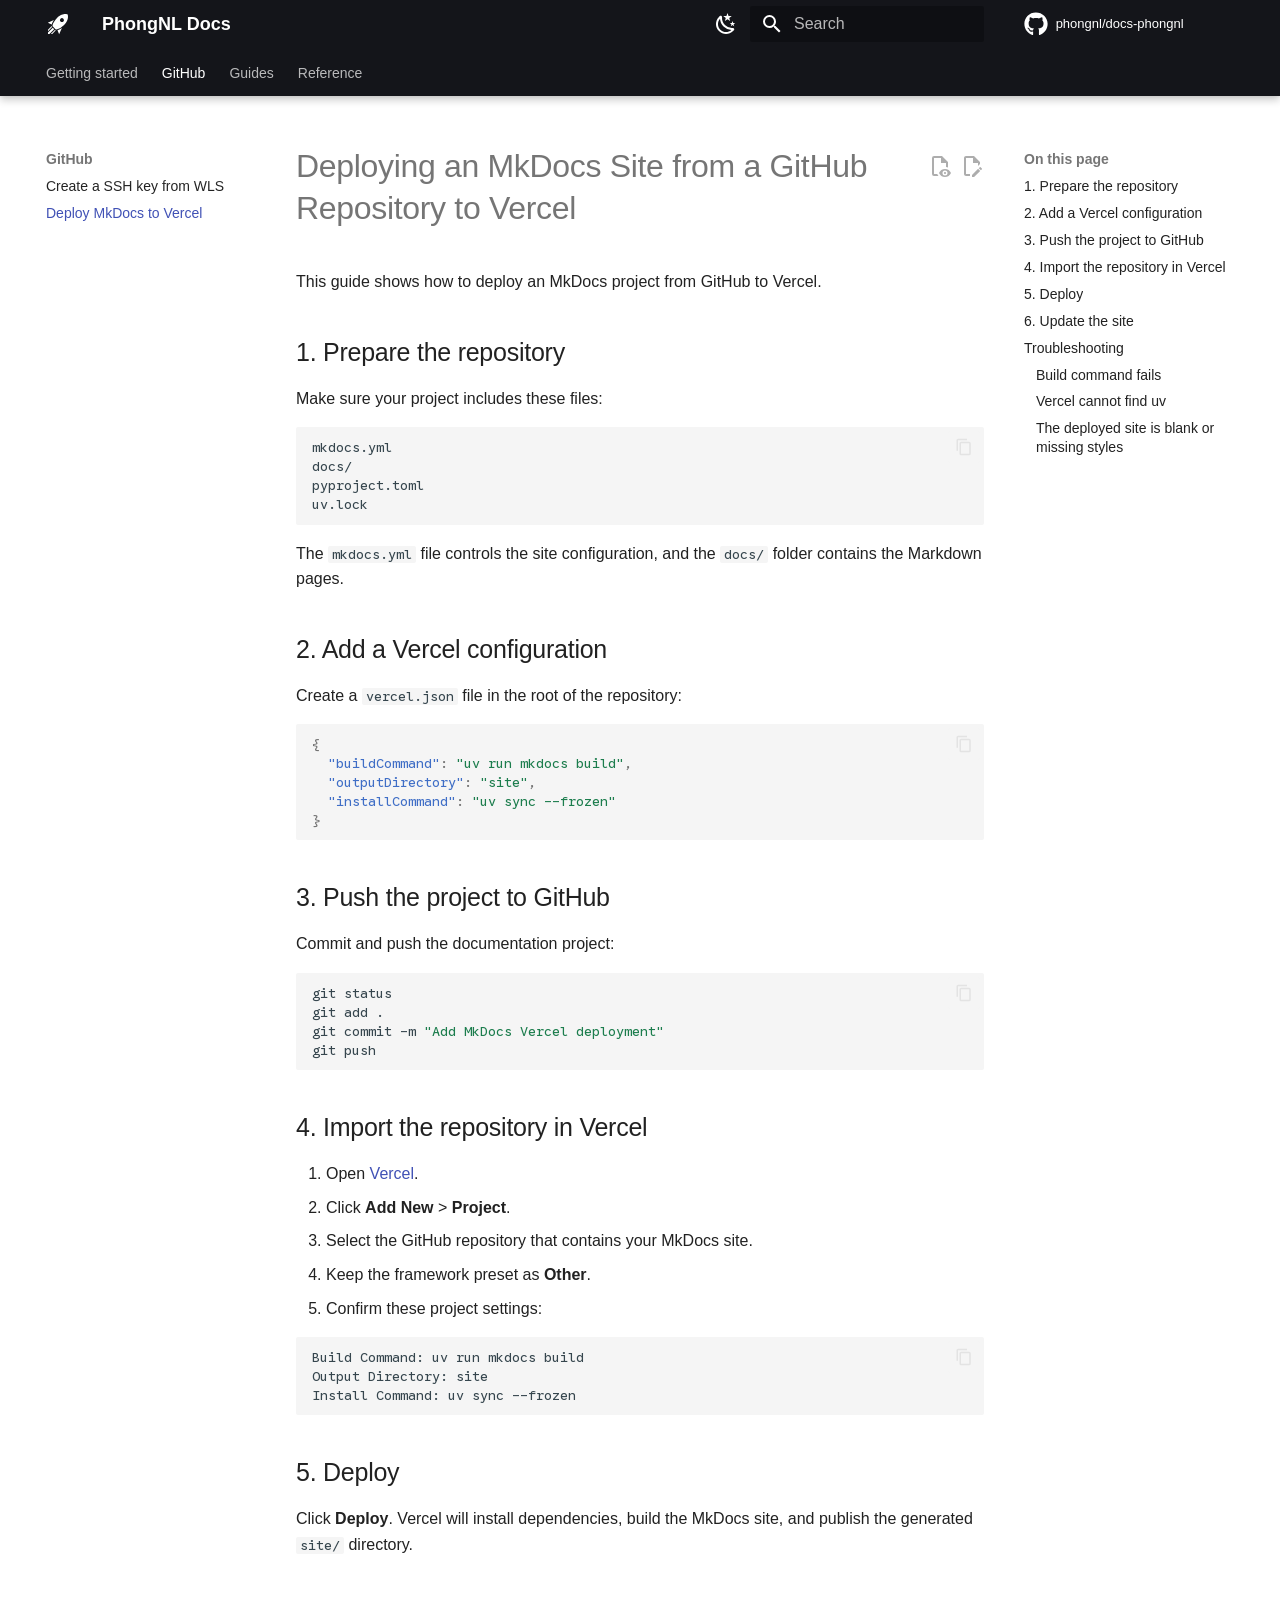
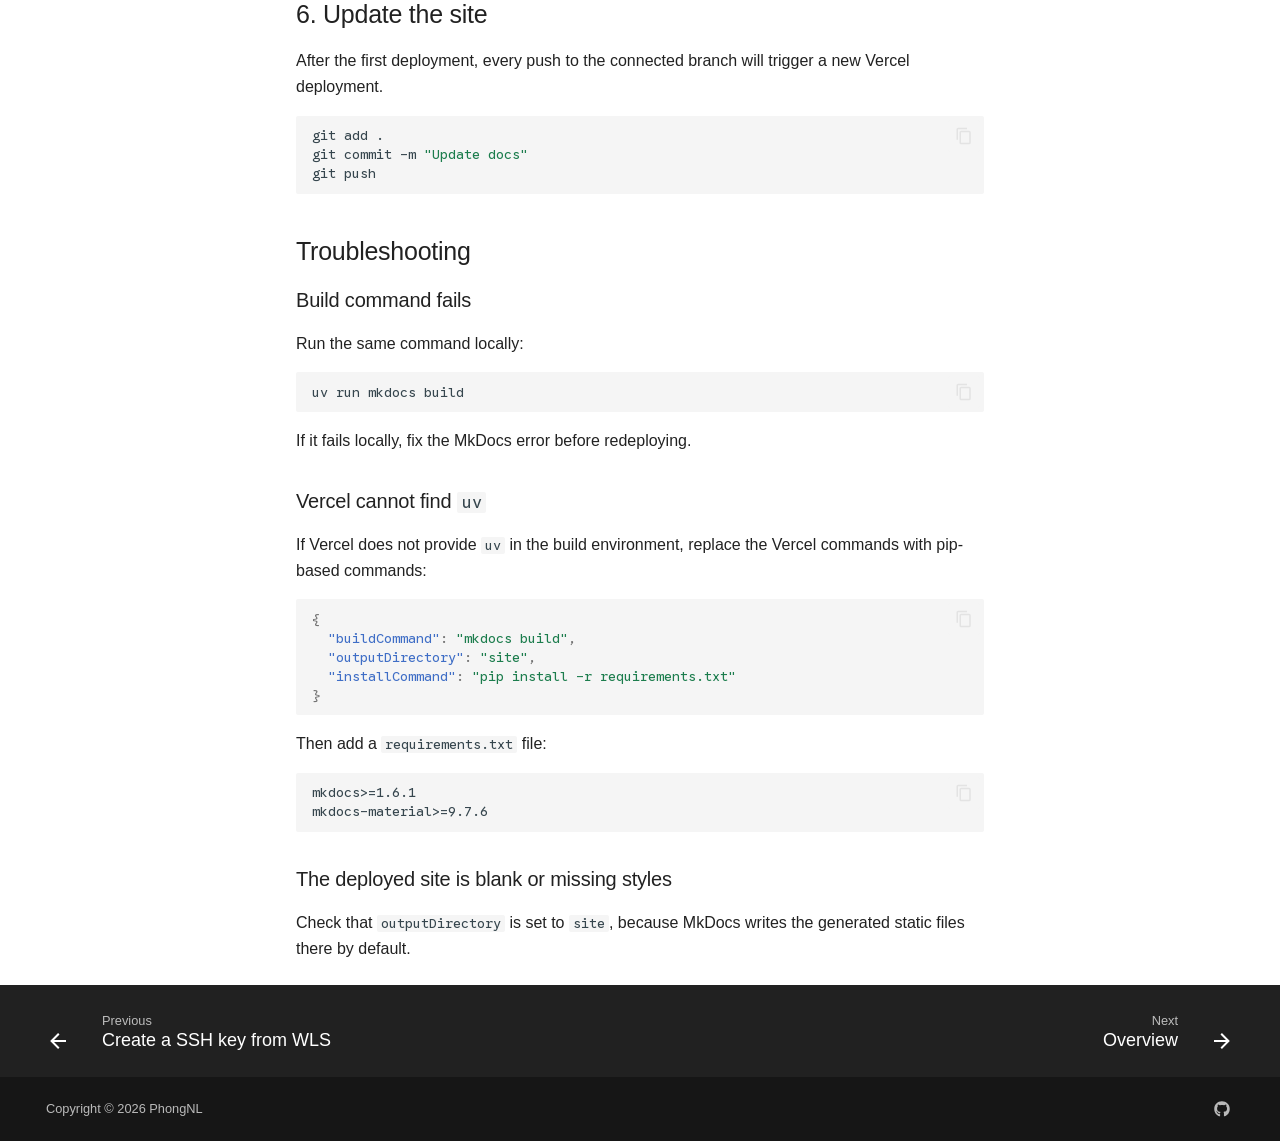
<file: site/github/deploy-mkdocs-vercel/index.html>
<!doctype html>
<html lang="en" class="no-js">
  <head>
    
      <meta charset="utf-8">
      <meta name="viewport" content="width=device-width,initial-scale=1">
      
        <meta name="description" content="A polished technical documentation site.">
      
      
        <meta name="author" content="PhongNL">
      
      
      
        <link rel="prev" href="../">
      
      
        <link rel="next" href="../..">
      
      
        
      
      
      <link rel="icon" href="../../assets/images/favicon.png">
      <meta name="generator" content="mkdocs-1.6.1, mkdocs-material-9.7.6">
    
    
      
        <title>Deploy MkDocs to Vercel - PhongNL Docs</title>
      
    
    
      <link rel="stylesheet" href="../../assets/stylesheets/main.484c7ddc.min.css">
      
        
        <link rel="stylesheet" href="../../assets/stylesheets/palette.ab4e12ef.min.css">
      
      
  
  
    
      
      
    
  
    
      
      
    
  
    
      
      
    
  
    
      
      
    
  
    
      
      
    
  
    
      
      
    
  
    
      
      
    
  
    
      
      
    
  
    
      
      
    
  
    
      
      
    
  
    
      
      
    
  
    
      
      
    
  
  
  <style>:root{--md-admonition-icon--note:url('data:image/svg+xml;charset=utf-8,%3Csvg%20xmlns%3D%22http%3A//www.w3.org/2000/svg%22%20viewBox%3D%220%200%2024%2024%22%3E%3Cpath%20d%3D%22M12%202C6.47%202%202%206.47%202%2012s4.47%2010%2010%2010%2010-4.47%2010-10S17.53%202%2012%202m3.1%205.07c.14%200%20.28.05.4.16l1.27%201.27c.23.22.23.57%200%20.78l-1%201-2.05-2.05%201-1c.1-.11.24-.16.38-.16m-1.97%201.74%202.06%202.06-6.06%206.06H7.07v-2.06z%22/%3E%3C/svg%3E');--md-admonition-icon--abstract:url('data:image/svg+xml;charset=utf-8,%3Csvg%20xmlns%3D%22http%3A//www.w3.org/2000/svg%22%20viewBox%3D%220%200%2024%2024%22%3E%3Cpath%20d%3D%22M17%209H7V7h10m0%206H7v-2h10m-3%206H7v-2h7M12%203a1%201%200%200%201%201%201%201%201%200%200%201-1%201%201%201%200%200%201-1-1%201%201%200%200%201%201-1m7%200h-4.18C14.4%201.84%2013.3%201%2012%201s-2.4.84-2.82%202H5a2%202%200%200%200-2%202v14a2%202%200%200%200%202%202h14a2%202%200%200%200%202-2V5a2%202%200%200%200-2-2%22/%3E%3C/svg%3E');--md-admonition-icon--info:url('data:image/svg+xml;charset=utf-8,%3Csvg%20xmlns%3D%22http%3A//www.w3.org/2000/svg%22%20viewBox%3D%220%200%2024%2024%22%3E%3Cpath%20d%3D%22M13%209h-2V7h2m0%2010h-2v-6h2m-1-9A10%2010%200%200%200%202%2012a10%2010%200%200%200%2010%2010%2010%2010%200%200%200%2010-10A10%2010%200%200%200%2012%202%22/%3E%3C/svg%3E');--md-admonition-icon--tip:url('data:image/svg+xml;charset=utf-8,%3Csvg%20xmlns%3D%22http%3A//www.w3.org/2000/svg%22%20viewBox%3D%220%200%2024%2024%22%3E%3Cpath%20d%3D%22M17.66%2011.2c-.23-.3-.51-.56-.77-.82-.67-.6-1.43-1.03-2.07-1.66C13.33%207.26%2013%204.85%2013.95%203c-.95.23-1.78.75-2.49%201.32-2.59%202.08-3.61%205.75-2.39%208.9.04.1.08.2.08.33%200%20.22-.15.42-.35.5-.23.1-.47.04-.66-.12a.6.6%200%200%201-.14-.17c-1.13-1.43-1.31-3.48-.55-5.12C5.78%2010%204.87%2012.3%205%2014.47c.06.5.12%201%20.29%201.5.14.6.41%201.2.71%201.73%201.08%201.73%202.95%202.97%204.96%203.22%202.14.27%204.43-.12%206.07-1.6%201.83-1.66%202.47-4.32%201.53-6.6l-.13-.26c-.21-.46-.77-1.26-.77-1.26m-3.16%206.3c-.28.24-.74.5-1.1.6-1.12.4-2.24-.16-2.9-.82%201.19-.28%201.9-1.16%202.11-2.05.17-.8-.15-1.46-.28-2.23-.12-.74-.1-1.37.17-2.06.19.38.39.76.63%201.06.77%201%201.98%201.44%202.24%202.8.04.14.06.28.06.43.03.82-.33%201.72-.93%202.27%22/%3E%3C/svg%3E');--md-admonition-icon--success:url('data:image/svg+xml;charset=utf-8,%3Csvg%20xmlns%3D%22http%3A//www.w3.org/2000/svg%22%20viewBox%3D%220%200%2024%2024%22%3E%3Cpath%20d%3D%22M12%202C6.5%202%202%206.5%202%2012s4.5%2010%2010%2010%2010-4.5%2010-10S17.5%202%2012%202m-2%2015-5-5%201.41-1.41L10%2014.17l7.59-7.59L19%208z%22/%3E%3C/svg%3E');--md-admonition-icon--question:url('data:image/svg+xml;charset=utf-8,%3Csvg%20xmlns%3D%22http%3A//www.w3.org/2000/svg%22%20viewBox%3D%220%200%2024%2024%22%3E%3Cpath%20d%3D%22m15.07%2011.25-.9.92C13.45%2012.89%2013%2013.5%2013%2015h-2v-.5c0-1.11.45-2.11%201.17-2.83l1.24-1.26c.37-.36.59-.86.59-1.41a2%202%200%200%200-2-2%202%202%200%200%200-2%202H8a4%204%200%200%201%204-4%204%204%200%200%201%204%204%203.2%203.2%200%200%201-.93%202.25M13%2019h-2v-2h2M12%202A10%2010%200%200%200%202%2012a10%2010%200%200%200%2010%2010%2010%2010%200%200%200%2010-10c0-5.53-4.5-10-10-10%22/%3E%3C/svg%3E');--md-admonition-icon--warning:url('data:image/svg+xml;charset=utf-8,%3Csvg%20xmlns%3D%22http%3A//www.w3.org/2000/svg%22%20viewBox%3D%220%200%2024%2024%22%3E%3Cpath%20d%3D%22M13%2014h-2V9h2m0%209h-2v-2h2M1%2021h22L12%202z%22/%3E%3C/svg%3E');--md-admonition-icon--failure:url('data:image/svg+xml;charset=utf-8,%3Csvg%20xmlns%3D%22http%3A//www.w3.org/2000/svg%22%20viewBox%3D%220%200%2024%2024%22%3E%3Cpath%20d%3D%22M12%202c5.53%200%2010%204.47%2010%2010s-4.47%2010-10%2010S2%2017.53%202%2012%206.47%202%2012%202m3.59%205L12%2010.59%208.41%207%207%208.41%2010.59%2012%207%2015.59%208.41%2017%2012%2013.41%2015.59%2017%2017%2015.59%2013.41%2012%2017%208.41z%22/%3E%3C/svg%3E');--md-admonition-icon--danger:url('data:image/svg+xml;charset=utf-8,%3Csvg%20xmlns%3D%22http%3A//www.w3.org/2000/svg%22%20viewBox%3D%220%200%2024%2024%22%3E%3Cpath%20d%3D%22m11.5%2020%204.86-9.73H13V4l-5%209.73h3.5zM12%202c2.75%200%205.1%201%207.05%202.95S22%209.25%2022%2012s-1%205.1-2.95%207.05S14.75%2022%2012%2022s-5.1-1-7.05-2.95S2%2014.75%202%2012s1-5.1%202.95-7.05S9.25%202%2012%202%22/%3E%3C/svg%3E');--md-admonition-icon--bug:url('data:image/svg+xml;charset=utf-8,%3Csvg%20xmlns%3D%22http%3A//www.w3.org/2000/svg%22%20viewBox%3D%220%200%2024%2024%22%3E%3Cpath%20d%3D%22M14%2012h-4v-2h4m0%206h-4v-2h4m6-6h-2.81a6%206%200%200%200-1.82-1.96L17%204.41%2015.59%203l-2.17%202.17a6%206%200%200%200-2.83%200L8.41%203%207%204.41l1.62%201.63C7.88%206.55%207.26%207.22%206.81%208H4v2h2.09c-.05.33-.09.66-.09%201v1H4v2h2v1c0%20.34.04.67.09%201H4v2h2.81c1.04%201.79%202.97%203%205.19%203s4.15-1.21%205.19-3H20v-2h-2.09c.05-.33.09-.66.09-1v-1h2v-2h-2v-1c0-.34-.04-.67-.09-1H20z%22/%3E%3C/svg%3E');--md-admonition-icon--example:url('data:image/svg+xml;charset=utf-8,%3Csvg%20xmlns%3D%22http%3A//www.w3.org/2000/svg%22%20viewBox%3D%220%200%2024%2024%22%3E%3Cpath%20d%3D%22M7%202v2h1v14a4%204%200%200%200%204%204%204%204%200%200%200%204-4V4h1V2zm4%2014c-.6%200-1-.4-1-1s.4-1%201-1%201%20.4%201%201-.4%201-1%201m2-4c-.6%200-1-.4-1-1s.4-1%201-1%201%20.4%201%201-.4%201-1%201m1-5h-4V4h4z%22/%3E%3C/svg%3E');--md-admonition-icon--quote:url('data:image/svg+xml;charset=utf-8,%3Csvg%20xmlns%3D%22http%3A//www.w3.org/2000/svg%22%20viewBox%3D%220%200%2024%2024%22%3E%3Cpath%20d%3D%22M14%2017h3l2-4V7h-6v6h3M6%2017h3l2-4V7H5v6h3z%22/%3E%3C/svg%3E');}</style>



    
    
      
    
    
      
        
        
        <link rel="preconnect" href="https://fonts.gstatic.com" crossorigin>
        <link rel="stylesheet" href="https://fonts.googleapis.com/css?family=Google+Sans+Flex:300,300i,400,400i,700,700i%7CGoogle+Sans+Code:400,400i,700,700i&display=fallback">
        <style>:root{--md-text-font:"Google Sans Flex";--md-code-font:"Google Sans Code"}</style>
      
    
    
      <link rel="stylesheet" href="../../stylesheets/fonts.css">
    
    <script>__md_scope=new URL("../..",location),__md_hash=e=>[...e].reduce(((e,_)=>(e<<5)-e+_.charCodeAt(0)),0),__md_get=(e,_=localStorage,t=__md_scope)=>JSON.parse(_.getItem(t.pathname+"."+e)),__md_set=(e,_,t=localStorage,a=__md_scope)=>{try{t.setItem(a.pathname+"."+e,JSON.stringify(_))}catch(e){}}</script>
    
      

    
    
  </head>
  
  
    
    
      
    
    
    
    
    <body dir="ltr" data-md-color-scheme="default" data-md-color-primary="black" data-md-color-accent="indigo">
  
    
    <input class="md-toggle" data-md-toggle="drawer" type="checkbox" id="__drawer" autocomplete="off">
    <input class="md-toggle" data-md-toggle="search" type="checkbox" id="__search" autocomplete="off">
    <label class="md-overlay" for="__drawer"></label>
    <div data-md-component="skip">
      
        
        <a href="#deploying-an-mkdocs-site-from-a-github-repository-to-vercel" class="md-skip">
          Skip to content
        </a>
      
    </div>
    <div data-md-component="announce">
      
    </div>
    
    
      

  

<header class="md-header md-header--shadow md-header--lifted" data-md-component="header">
  <nav class="md-header__inner md-grid" aria-label="Header">
    <a href="../.." title="PhongNL Docs" class="md-header__button md-logo" aria-label="PhongNL Docs" data-md-component="logo">
      
  
  <svg xmlns="http://www.w3.org/2000/svg" viewBox="0 0 24 24"><path d="m13.13 22.19-1.63-3.83c1.57-.58 3.04-1.36 4.4-2.27zM5.64 12.5l-3.83-1.63 6.1-2.77C7 9.46 6.22 10.93 5.64 12.5M21.61 2.39S16.66.269 11 5.93c-2.19 2.19-3.5 4.6-4.35 6.71-.28.75-.09 1.57.46 2.13l2.13 2.12c.55.56 1.37.74 2.12.46A19.1 19.1 0 0 0 18.07 13c5.66-5.66 3.54-10.61 3.54-10.61m-7.07 7.07c-.78-.78-.78-2.05 0-2.83s2.05-.78 2.83 0c.77.78.78 2.05 0 2.83s-2.05.78-2.83 0m-5.66 7.07-1.41-1.41zM6.24 22l3.64-3.64c-.34-.09-.67-.24-.97-.45L4.83 22zM2 22h1.41l4.77-4.76-1.42-1.41L2 20.59zm0-2.83 4.09-4.08c-.21-.3-.36-.62-.45-.97L2 17.76z"/></svg>

    </a>
    <label class="md-header__button md-icon" for="__drawer">
      
      <svg xmlns="http://www.w3.org/2000/svg" viewBox="0 0 24 24"><path d="M3 6h18v2H3zm0 5h18v2H3zm0 5h18v2H3z"/></svg>
    </label>
    <div class="md-header__title" data-md-component="header-title">
      <div class="md-header__ellipsis">
        <div class="md-header__topic">
          <span class="md-ellipsis">
            PhongNL Docs
          </span>
        </div>
        <div class="md-header__topic" data-md-component="header-topic">
          <span class="md-ellipsis">
            
              Deploy MkDocs to Vercel
            
          </span>
        </div>
      </div>
    </div>
    
      
        <form class="md-header__option" data-md-component="palette">
  
    
    
    
    <input class="md-option" data-md-color-media="(prefers-color-scheme: light)" data-md-color-scheme="default" data-md-color-primary="black" data-md-color-accent="indigo"  aria-label="Switch to dark mode"  type="radio" name="__palette" id="__palette_0">
    
      <label class="md-header__button md-icon" title="Switch to dark mode" for="__palette_1" hidden>
        <svg xmlns="http://www.w3.org/2000/svg" viewBox="0 0 24 24"><path d="m17.75 4.09-2.53 1.94.91 3.06-2.63-1.81-2.63 1.81.91-3.06-2.53-1.94L12.44 4l1.06-3 1.06 3zm3.5 6.91-1.64 1.25.59 1.98-1.7-1.17-1.7 1.17.59-1.98L15.75 11l2.06-.05L18.5 9l.69 1.95zm-2.28 4.95c.83-.08 1.72 1.1 1.19 1.85-.32.45-.66.87-1.08 1.27C15.17 23 8.84 23 4.94 19.07c-3.91-3.9-3.91-10.24 0-14.14.4-.4.82-.76 1.27-1.08.75-.53 1.93.36 1.85 1.19-.27 2.86.69 5.83 2.89 8.02a9.96 9.96 0 0 0 8.02 2.89m-1.64 2.02a12.08 12.08 0 0 1-7.8-3.47c-2.17-2.19-3.33-5-3.49-7.82-2.81 3.14-2.7 7.96.31 10.98 3.02 3.01 7.84 3.12 10.98.31"/></svg>
      </label>
    
  
    
    
    
    <input class="md-option" data-md-color-media="(prefers-color-scheme: dark)" data-md-color-scheme="slate" data-md-color-primary="black" data-md-color-accent="blue"  aria-label="Switch to light mode"  type="radio" name="__palette" id="__palette_1">
    
      <label class="md-header__button md-icon" title="Switch to light mode" for="__palette_0" hidden>
        <svg xmlns="http://www.w3.org/2000/svg" viewBox="0 0 24 24"><path d="M12 7a5 5 0 0 1 5 5 5 5 0 0 1-5 5 5 5 0 0 1-5-5 5 5 0 0 1 5-5m0 2a3 3 0 0 0-3 3 3 3 0 0 0 3 3 3 3 0 0 0 3-3 3 3 0 0 0-3-3m0-7 2.39 3.42C13.65 5.15 12.84 5 12 5s-1.65.15-2.39.42zM3.34 7l4.16-.35A7.2 7.2 0 0 0 5.94 8.5c-.44.74-.69 1.5-.83 2.29zm.02 10 1.76-3.77a7.131 7.131 0 0 0 2.38 4.14zM20.65 7l-1.77 3.79a7.02 7.02 0 0 0-2.38-4.15zm-.01 10-4.14.36c.59-.51 1.12-1.14 1.54-1.86.42-.73.69-1.5.83-2.29zM12 22l-2.41-3.44c.74.27 1.55.44 2.41.44.82 0 1.63-.17 2.37-.44z"/></svg>
      </label>
    
  
</form>
      
    
    
      <script>var palette=__md_get("__palette");if(palette&&palette.color){if("(prefers-color-scheme)"===palette.color.media){var media=matchMedia("(prefers-color-scheme: light)"),input=document.querySelector(media.matches?"[data-md-color-media='(prefers-color-scheme: light)']":"[data-md-color-media='(prefers-color-scheme: dark)']");palette.color.media=input.getAttribute("data-md-color-media"),palette.color.scheme=input.getAttribute("data-md-color-scheme"),palette.color.primary=input.getAttribute("data-md-color-primary"),palette.color.accent=input.getAttribute("data-md-color-accent")}for(var[key,value]of Object.entries(palette.color))document.body.setAttribute("data-md-color-"+key,value)}</script>
    
    
    
      
      
        <label class="md-header__button md-icon" for="__search">
          
          <svg xmlns="http://www.w3.org/2000/svg" viewBox="0 0 24 24"><path d="M9.5 3A6.5 6.5 0 0 1 16 9.5c0 1.61-.59 3.09-1.56 4.23l.27.27h.79l5 5-1.5 1.5-5-5v-.79l-.27-.27A6.52 6.52 0 0 1 9.5 16 6.5 6.5 0 0 1 3 9.5 6.5 6.5 0 0 1 9.5 3m0 2C7 5 5 7 5 9.5S7 14 9.5 14 14 12 14 9.5 12 5 9.5 5"/></svg>
        </label>
        <div class="md-search" data-md-component="search" role="dialog">
  <label class="md-search__overlay" for="__search"></label>
  <div class="md-search__inner" role="search">
    <form class="md-search__form" name="search">
      <input type="text" class="md-search__input" name="query" aria-label="Search" placeholder="Search" autocapitalize="off" autocorrect="off" autocomplete="off" spellcheck="false" data-md-component="search-query" required>
      <label class="md-search__icon md-icon" for="__search">
        
        <svg xmlns="http://www.w3.org/2000/svg" viewBox="0 0 24 24"><path d="M9.5 3A6.5 6.5 0 0 1 16 9.5c0 1.61-.59 3.09-1.56 4.23l.27.27h.79l5 5-1.5 1.5-5-5v-.79l-.27-.27A6.52 6.52 0 0 1 9.5 16 6.5 6.5 0 0 1 3 9.5 6.5 6.5 0 0 1 9.5 3m0 2C7 5 5 7 5 9.5S7 14 9.5 14 14 12 14 9.5 12 5 9.5 5"/></svg>
        
        <svg xmlns="http://www.w3.org/2000/svg" viewBox="0 0 24 24"><path d="M20 11v2H8l5.5 5.5-1.42 1.42L4.16 12l7.92-7.92L13.5 5.5 8 11z"/></svg>
      </label>
      <nav class="md-search__options" aria-label="Search">
        
          <a href="javascript:void(0)" class="md-search__icon md-icon" title="Share" aria-label="Share" data-clipboard data-clipboard-text="" data-md-component="search-share" tabindex="-1">
            
            <svg xmlns="http://www.w3.org/2000/svg" viewBox="0 0 24 24"><path d="M18 16.08c-.76 0-1.44.3-1.96.77L8.91 12.7c.05-.23.09-.46.09-.7s-.04-.47-.09-.7l7.05-4.11c.54.5 1.25.81 2.04.81a3 3 0 0 0 3-3 3 3 0 0 0-3-3 3 3 0 0 0-3 3c0 .24.04.47.09.7L8.04 9.81C7.5 9.31 6.79 9 6 9a3 3 0 0 0-3 3 3 3 0 0 0 3 3c.79 0 1.5-.31 2.04-.81l7.12 4.15c-.05.21-.08.43-.08.66 0 1.61 1.31 2.91 2.92 2.91s2.92-1.3 2.92-2.91A2.92 2.92 0 0 0 18 16.08"/></svg>
          </a>
        
        <button type="reset" class="md-search__icon md-icon" title="Clear" aria-label="Clear" tabindex="-1">
          
          <svg xmlns="http://www.w3.org/2000/svg" viewBox="0 0 24 24"><path d="M19 6.41 17.59 5 12 10.59 6.41 5 5 6.41 10.59 12 5 17.59 6.41 19 12 13.41 17.59 19 19 17.59 13.41 12z"/></svg>
        </button>
      </nav>
      
        <div class="md-search__suggest" data-md-component="search-suggest"></div>
      
    </form>
    <div class="md-search__output">
      <div class="md-search__scrollwrap" tabindex="0" data-md-scrollfix>
        <div class="md-search-result" data-md-component="search-result">
          <div class="md-search-result__meta">
            Initializing search
          </div>
          <ol class="md-search-result__list" role="presentation"></ol>
        </div>
      </div>
    </div>
  </div>
</div>
      
    
    
      <div class="md-header__source">
        <a href="https://github.com/phongnl/docs-phongnl" title="Go to repository" class="md-source" data-md-component="source">
  <div class="md-source__icon md-icon">
    
    <svg xmlns="http://www.w3.org/2000/svg" viewBox="0 0 512 512"><!--! Font Awesome Free 7.1.0 by @fontawesome - https://fontawesome.com License - https://fontawesome.com/license/free (Icons: CC BY 4.0, Fonts: SIL OFL 1.1, Code: MIT License) Copyright 2025 Fonticons, Inc.--><path d="M173.9 397.4c0 2-2.3 3.6-5.2 3.6-3.3.3-5.6-1.3-5.6-3.6 0-2 2.3-3.6 5.2-3.6 3-.3 5.6 1.3 5.6 3.6m-31.1-4.5c-.7 2 1.3 4.3 4.3 4.9 2.6 1 5.6 0 6.2-2s-1.3-4.3-4.3-5.2c-2.6-.7-5.5.3-6.2 2.3m44.2-1.7c-2.9.7-4.9 2.6-4.6 4.9.3 2 2.9 3.3 5.9 2.6 2.9-.7 4.9-2.6 4.6-4.6-.3-1.9-3-3.2-5.9-2.9M252.8 8C114.1 8 8 113.3 8 252c0 110.9 69.8 205.8 169.5 239.2 12.8 2.3 17.3-5.6 17.3-12.1 0-6.2-.3-40.4-.3-61.4 0 0-70 15-84.7-29.8 0 0-11.4-29.1-27.8-36.6 0 0-22.9-15.7 1.6-15.4 0 0 24.9 2 38.6 25.8 21.9 38.6 58.6 27.5 72.9 20.9 2.3-16 8.8-27.1 16-33.7-55.9-6.2-112.3-14.3-112.3-110.5 0-27.5 7.6-41.3 23.6-58.9-2.6-6.5-11.1-33.3 2.6-67.9 20.9-6.5 69 27 69 27 20-5.6 41.5-8.5 62.8-8.5s42.8 2.9 62.8 8.5c0 0 48.1-33.6 69-27 13.7 34.7 5.2 61.4 2.6 67.9 16 17.7 25.8 31.5 25.8 58.9 0 96.5-58.9 104.2-114.8 110.5 9.2 7.9 17 22.9 17 46.4 0 33.7-.3 75.4-.3 83.6 0 6.5 4.6 14.4 17.3 12.1C436.2 457.8 504 362.9 504 252 504 113.3 391.5 8 252.8 8M105.2 352.9c-1.3 1-1 3.3.7 5.2 1.6 1.6 3.9 2.3 5.2 1 1.3-1 1-3.3-.7-5.2-1.6-1.6-3.9-2.3-5.2-1m-10.8-8.1c-.7 1.3.3 2.9 2.3 3.9 1.6 1 3.6.7 4.3-.7.7-1.3-.3-2.9-2.3-3.9-2-.6-3.6-.3-4.3.7m32.4 35.6c-1.6 1.3-1 4.3 1.3 6.2 2.3 2.3 5.2 2.6 6.5 1 1.3-1.3.7-4.3-1.3-6.2-2.2-2.3-5.2-2.6-6.5-1m-11.4-14.7c-1.6 1-1.6 3.6 0 5.9s4.3 3.3 5.6 2.3c1.6-1.3 1.6-3.9 0-6.2-1.4-2.3-4-3.3-5.6-2"/></svg>
  </div>
  <div class="md-source__repository">
    phongnl/docs-phongnl
  </div>
</a>
      </div>
    
  </nav>
  
    
      
<nav class="md-tabs" aria-label="Tabs" data-md-component="tabs">
  <div class="md-grid">
    <ul class="md-tabs__list">
      
        
  
  
  
  
    
    
      <li class="md-tabs__item">
        <a href="../.." class="md-tabs__link">
          
  
  
    
  
  Getting started

        </a>
      </li>
    
  

      
        
  
  
  
    
  
  
    
    
      <li class="md-tabs__item md-tabs__item--active">
        <a href="../" class="md-tabs__link">
          
  
  
    
  
  GitHub

        </a>
      </li>
    
  

      
        
  
  
  
  
    
    
      <li class="md-tabs__item">
        <a href="../.." class="md-tabs__link">
          
  
  
    
  
  Guides

        </a>
      </li>
    
  

      
        
  
  
  
  
    
    
      <li class="md-tabs__item">
        <a href="../.." class="md-tabs__link">
          
  
  
    
  
  Reference

        </a>
      </li>
    
  

      
    </ul>
  </div>
</nav>
    
  
</header>
    
    <div class="md-container" data-md-component="container">
      
      
        
      
      <main class="md-main" data-md-component="main">
        <div class="md-main__inner md-grid">
          
            
              
              <div class="md-sidebar md-sidebar--primary" data-md-component="sidebar" data-md-type="navigation" >
                <div class="md-sidebar__scrollwrap">
                  <div class="md-sidebar__inner">
                    


  


<nav class="md-nav md-nav--primary md-nav--lifted" aria-label="Navigation" data-md-level="0">
  <label class="md-nav__title" for="__drawer">
    <a href="../.." title="PhongNL Docs" class="md-nav__button md-logo" aria-label="PhongNL Docs" data-md-component="logo">
      
  
  <svg xmlns="http://www.w3.org/2000/svg" viewBox="0 0 24 24"><path d="m13.13 22.19-1.63-3.83c1.57-.58 3.04-1.36 4.4-2.27zM5.64 12.5l-3.83-1.63 6.1-2.77C7 9.46 6.22 10.93 5.64 12.5M21.61 2.39S16.66.269 11 5.93c-2.19 2.19-3.5 4.6-4.35 6.71-.28.75-.09 1.57.46 2.13l2.13 2.12c.55.56 1.37.74 2.12.46A19.1 19.1 0 0 0 18.07 13c5.66-5.66 3.54-10.61 3.54-10.61m-7.07 7.07c-.78-.78-.78-2.05 0-2.83s2.05-.78 2.83 0c.77.78.78 2.05 0 2.83s-2.05.78-2.83 0m-5.66 7.07-1.41-1.41zM6.24 22l3.64-3.64c-.34-.09-.67-.24-.97-.45L4.83 22zM2 22h1.41l4.77-4.76-1.42-1.41L2 20.59zm0-2.83 4.09-4.08c-.21-.3-.36-.62-.45-.97L2 17.76z"/></svg>

    </a>
    PhongNL Docs
  </label>
  
    <div class="md-nav__source">
      <a href="https://github.com/phongnl/docs-phongnl" title="Go to repository" class="md-source" data-md-component="source">
  <div class="md-source__icon md-icon">
    
    <svg xmlns="http://www.w3.org/2000/svg" viewBox="0 0 512 512"><!--! Font Awesome Free 7.1.0 by @fontawesome - https://fontawesome.com License - https://fontawesome.com/license/free (Icons: CC BY 4.0, Fonts: SIL OFL 1.1, Code: MIT License) Copyright 2025 Fonticons, Inc.--><path d="M173.9 397.4c0 2-2.3 3.6-5.2 3.6-3.3.3-5.6-1.3-5.6-3.6 0-2 2.3-3.6 5.2-3.6 3-.3 5.6 1.3 5.6 3.6m-31.1-4.5c-.7 2 1.3 4.3 4.3 4.9 2.6 1 5.6 0 6.2-2s-1.3-4.3-4.3-5.2c-2.6-.7-5.5.3-6.2 2.3m44.2-1.7c-2.9.7-4.9 2.6-4.6 4.9.3 2 2.9 3.3 5.9 2.6 2.9-.7 4.9-2.6 4.6-4.6-.3-1.9-3-3.2-5.9-2.9M252.8 8C114.1 8 8 113.3 8 252c0 110.9 69.8 205.8 169.5 239.2 12.8 2.3 17.3-5.6 17.3-12.1 0-6.2-.3-40.4-.3-61.4 0 0-70 15-84.7-29.8 0 0-11.4-29.1-27.8-36.6 0 0-22.9-15.7 1.6-15.4 0 0 24.9 2 38.6 25.8 21.9 38.6 58.6 27.5 72.9 20.9 2.3-16 8.8-27.1 16-33.7-55.9-6.2-112.3-14.3-112.3-110.5 0-27.5 7.6-41.3 23.6-58.9-2.6-6.5-11.1-33.3 2.6-67.9 20.9-6.5 69 27 69 27 20-5.6 41.5-8.5 62.8-8.5s42.8 2.9 62.8 8.5c0 0 48.1-33.6 69-27 13.7 34.7 5.2 61.4 2.6 67.9 16 17.7 25.8 31.5 25.8 58.9 0 96.5-58.9 104.2-114.8 110.5 9.2 7.9 17 22.9 17 46.4 0 33.7-.3 75.4-.3 83.6 0 6.5 4.6 14.4 17.3 12.1C436.2 457.8 504 362.9 504 252 504 113.3 391.5 8 252.8 8M105.2 352.9c-1.3 1-1 3.3.7 5.2 1.6 1.6 3.9 2.3 5.2 1 1.3-1 1-3.3-.7-5.2-1.6-1.6-3.9-2.3-5.2-1m-10.8-8.1c-.7 1.3.3 2.9 2.3 3.9 1.6 1 3.6.7 4.3-.7.7-1.3-.3-2.9-2.3-3.9-2-.6-3.6-.3-4.3.7m32.4 35.6c-1.6 1.3-1 4.3 1.3 6.2 2.3 2.3 5.2 2.6 6.5 1 1.3-1.3.7-4.3-1.3-6.2-2.2-2.3-5.2-2.6-6.5-1m-11.4-14.7c-1.6 1-1.6 3.6 0 5.9s4.3 3.3 5.6 2.3c1.6-1.3 1.6-3.9 0-6.2-1.4-2.3-4-3.3-5.6-2"/></svg>
  </div>
  <div class="md-source__repository">
    phongnl/docs-phongnl
  </div>
</a>
    </div>
  
  <ul class="md-nav__list" data-md-scrollfix>
    
      
      
  
  
  
  
    
    
      
        
          
        
      
    
    
    
      
      
        
      
    
    
      
        
        
      
    
    <li class="md-nav__item md-nav__item--pruned md-nav__item--nested">
      
        
  
  
  
    <a href="../.." class="md-nav__link">
      
  
  
  <span class="md-ellipsis">
    
  
    Getting started
  

    
  </span>
  
  

      
        <span class="md-nav__icon md-icon"></span>
      
    </a>
  

      
    </li>
  

    
      
      
  
  
    
  
  
  
    
    
      
        
      
        
      
    
    
    
      
        
        
      
      
        
      
    
    
      
    
    <li class="md-nav__item md-nav__item--active md-nav__item--section md-nav__item--nested">
      
        
        
        <input class="md-nav__toggle md-toggle " type="checkbox" id="__nav_2" checked>
        
          
          <label class="md-nav__link" for="__nav_2" id="__nav_2_label" tabindex="">
            
  
  
  <span class="md-ellipsis">
    
  
    GitHub
  

    
  </span>
  
  

            <span class="md-nav__icon md-icon"></span>
          </label>
        
        <nav class="md-nav" data-md-level="1" aria-labelledby="__nav_2_label" aria-expanded="true">
          <label class="md-nav__title" for="__nav_2">
            <span class="md-nav__icon md-icon"></span>
            
  
    GitHub
  

          </label>
          <ul class="md-nav__list" data-md-scrollfix>
            
              
                
  
  
  
  
    <li class="md-nav__item">
      <a href="../" class="md-nav__link">
        
  
  
  <span class="md-ellipsis">
    
  
    Create a SSH key from WLS
  

    
  </span>
  
  

      </a>
    </li>
  

              
            
              
                
  
  
    
  
  
  
    <li class="md-nav__item md-nav__item--active">
      
      <input class="md-nav__toggle md-toggle" type="checkbox" id="__toc">
      
      
        
      
      
        <label class="md-nav__link md-nav__link--active" for="__toc">
          
  
  
  <span class="md-ellipsis">
    
  
    Deploy MkDocs to Vercel
  

    
  </span>
  
  

          <span class="md-nav__icon md-icon"></span>
        </label>
      
      <a href="./" class="md-nav__link md-nav__link--active">
        
  
  
  <span class="md-ellipsis">
    
  
    Deploy MkDocs to Vercel
  

    
  </span>
  
  

      </a>
      
        

  

<nav class="md-nav md-nav--secondary" aria-label="On this page">
  
  
  
    
  
  
    <label class="md-nav__title" for="__toc">
      <span class="md-nav__icon md-icon"></span>
      On this page
    </label>
    <ul class="md-nav__list" data-md-component="toc" data-md-scrollfix>
      
        <li class="md-nav__item">
  <a href="#1-prepare-the-repository" class="md-nav__link">
    <span class="md-ellipsis">
      
        1. Prepare the repository
      
    </span>
  </a>
  
</li>
      
        <li class="md-nav__item">
  <a href="#2-add-a-vercel-configuration" class="md-nav__link">
    <span class="md-ellipsis">
      
        2. Add a Vercel configuration
      
    </span>
  </a>
  
</li>
      
        <li class="md-nav__item">
  <a href="#3-push-the-project-to-github" class="md-nav__link">
    <span class="md-ellipsis">
      
        3. Push the project to GitHub
      
    </span>
  </a>
  
</li>
      
        <li class="md-nav__item">
  <a href="#4-import-the-repository-in-vercel" class="md-nav__link">
    <span class="md-ellipsis">
      
        4. Import the repository in Vercel
      
    </span>
  </a>
  
</li>
      
        <li class="md-nav__item">
  <a href="#5-deploy" class="md-nav__link">
    <span class="md-ellipsis">
      
        5. Deploy
      
    </span>
  </a>
  
</li>
      
        <li class="md-nav__item">
  <a href="#6-update-the-site" class="md-nav__link">
    <span class="md-ellipsis">
      
        6. Update the site
      
    </span>
  </a>
  
</li>
      
        <li class="md-nav__item">
  <a href="#troubleshooting" class="md-nav__link">
    <span class="md-ellipsis">
      
        Troubleshooting
      
    </span>
  </a>
  
    <nav class="md-nav" aria-label="Troubleshooting">
      <ul class="md-nav__list">
        
          <li class="md-nav__item">
  <a href="#build-command-fails" class="md-nav__link">
    <span class="md-ellipsis">
      
        Build command fails
      
    </span>
  </a>
  
</li>
        
          <li class="md-nav__item">
  <a href="#vercel-cannot-find-uv" class="md-nav__link">
    <span class="md-ellipsis">
      
        Vercel cannot find uv
      
    </span>
  </a>
  
</li>
        
          <li class="md-nav__item">
  <a href="#the-deployed-site-is-blank-or-missing-styles" class="md-nav__link">
    <span class="md-ellipsis">
      
        The deployed site is blank or missing styles
      
    </span>
  </a>
  
</li>
        
      </ul>
    </nav>
  
</li>
      
    </ul>
  
</nav>
      
    </li>
  

              
            
          </ul>
        </nav>
      
    </li>
  

    
      
      
  
  
  
  
    
    
      
        
          
        
      
    
    
    
      
      
        
      
    
    
      
        
        
      
    
    <li class="md-nav__item md-nav__item--pruned md-nav__item--nested">
      
        
  
  
  
    <a href="../.." class="md-nav__link">
      
  
  
  <span class="md-ellipsis">
    
  
    Guides
  

    
  </span>
  
  

      
        <span class="md-nav__icon md-icon"></span>
      
    </a>
  

      
    </li>
  

    
      
      
  
  
  
  
    
    
      
        
          
        
      
    
    
    
      
      
        
      
    
    
      
        
        
      
    
    <li class="md-nav__item md-nav__item--pruned md-nav__item--nested">
      
        
  
  
  
    <a href="../.." class="md-nav__link">
      
  
  
  <span class="md-ellipsis">
    
  
    Reference
  

    
  </span>
  
  

      
        <span class="md-nav__icon md-icon"></span>
      
    </a>
  

      
    </li>
  

    
  </ul>
</nav>
                  </div>
                </div>
              </div>
            
            
              
              <div class="md-sidebar md-sidebar--secondary" data-md-component="sidebar" data-md-type="toc" >
                <div class="md-sidebar__scrollwrap">
                  <div class="md-sidebar__inner">
                    

  

<nav class="md-nav md-nav--secondary" aria-label="On this page">
  
  
  
    
  
  
    <label class="md-nav__title" for="__toc">
      <span class="md-nav__icon md-icon"></span>
      On this page
    </label>
    <ul class="md-nav__list" data-md-component="toc" data-md-scrollfix>
      
        <li class="md-nav__item">
  <a href="#1-prepare-the-repository" class="md-nav__link">
    <span class="md-ellipsis">
      
        1. Prepare the repository
      
    </span>
  </a>
  
</li>
      
        <li class="md-nav__item">
  <a href="#2-add-a-vercel-configuration" class="md-nav__link">
    <span class="md-ellipsis">
      
        2. Add a Vercel configuration
      
    </span>
  </a>
  
</li>
      
        <li class="md-nav__item">
  <a href="#3-push-the-project-to-github" class="md-nav__link">
    <span class="md-ellipsis">
      
        3. Push the project to GitHub
      
    </span>
  </a>
  
</li>
      
        <li class="md-nav__item">
  <a href="#4-import-the-repository-in-vercel" class="md-nav__link">
    <span class="md-ellipsis">
      
        4. Import the repository in Vercel
      
    </span>
  </a>
  
</li>
      
        <li class="md-nav__item">
  <a href="#5-deploy" class="md-nav__link">
    <span class="md-ellipsis">
      
        5. Deploy
      
    </span>
  </a>
  
</li>
      
        <li class="md-nav__item">
  <a href="#6-update-the-site" class="md-nav__link">
    <span class="md-ellipsis">
      
        6. Update the site
      
    </span>
  </a>
  
</li>
      
        <li class="md-nav__item">
  <a href="#troubleshooting" class="md-nav__link">
    <span class="md-ellipsis">
      
        Troubleshooting
      
    </span>
  </a>
  
    <nav class="md-nav" aria-label="Troubleshooting">
      <ul class="md-nav__list">
        
          <li class="md-nav__item">
  <a href="#build-command-fails" class="md-nav__link">
    <span class="md-ellipsis">
      
        Build command fails
      
    </span>
  </a>
  
</li>
        
          <li class="md-nav__item">
  <a href="#vercel-cannot-find-uv" class="md-nav__link">
    <span class="md-ellipsis">
      
        Vercel cannot find uv
      
    </span>
  </a>
  
</li>
        
          <li class="md-nav__item">
  <a href="#the-deployed-site-is-blank-or-missing-styles" class="md-nav__link">
    <span class="md-ellipsis">
      
        The deployed site is blank or missing styles
      
    </span>
  </a>
  
</li>
        
      </ul>
    </nav>
  
</li>
      
    </ul>
  
</nav>
                  </div>
                </div>
              </div>
            
          
          
            <div class="md-content" data-md-component="content">
              
                




              
              <article class="md-content__inner md-typeset">
                
                  


  
    <a href="https://github.com/phongnl/docs-phongnl/edit/master/docs/github/deploy-mkdocs-vercel.md" title="Edit this page" class="md-content__button md-icon" rel="edit">
      
      <svg xmlns="http://www.w3.org/2000/svg" viewBox="0 0 24 24"><path d="M10 20H6V4h7v5h5v3.1l2-2V8l-6-6H6c-1.1 0-2 .9-2 2v16c0 1.1.9 2 2 2h4zm10.2-7c.1 0 .3.1.4.2l1.3 1.3c.2.2.2.6 0 .8l-1 1-2.1-2.1 1-1c.1-.1.2-.2.4-.2m0 3.9L14.1 23H12v-2.1l6.1-6.1z"/></svg>
    </a>
  
  
    
      
    
    <a href="https://github.com/phongnl/docs-phongnl/raw/master/docs/github/deploy-mkdocs-vercel.md" title="View source of this page" class="md-content__button md-icon">
      
      <svg xmlns="http://www.w3.org/2000/svg" viewBox="0 0 24 24"><path d="M17 18c.56 0 1 .44 1 1s-.44 1-1 1-1-.44-1-1 .44-1 1-1m0-3c-2.73 0-5.06 1.66-6 4 .94 2.34 3.27 4 6 4s5.06-1.66 6-4c-.94-2.34-3.27-4-6-4m0 6.5a2.5 2.5 0 0 1-2.5-2.5 2.5 2.5 0 0 1 2.5-2.5 2.5 2.5 0 0 1 2.5 2.5 2.5 2.5 0 0 1-2.5 2.5M9.27 20H6V4h7v5h5v4.07c.7.08 1.36.25 2 .49V8l-6-6H6a2 2 0 0 0-2 2v16a2 2 0 0 0 2 2h4.5a8.2 8.2 0 0 1-1.23-2"/></svg>
    </a>
  


<h1 id="deploying-an-mkdocs-site-from-a-github-repository-to-vercel">Deploying an MkDocs Site from a GitHub Repository to Vercel<a class="headerlink" href="#deploying-an-mkdocs-site-from-a-github-repository-to-vercel" title="Permanent link">&para;</a></h1>
<p>This guide shows how to deploy an MkDocs project from GitHub to Vercel.</p>
<h2 id="1-prepare-the-repository">1. Prepare the repository<a class="headerlink" href="#1-prepare-the-repository" title="Permanent link">&para;</a></h2>
<p>Make sure your project includes these files:</p>
<div class="language-text highlight"><pre><span></span><code><span id="__span-0-1"><a id="__codelineno-0-1" name="__codelineno-0-1" href="#__codelineno-0-1"></a>mkdocs.yml
</span><span id="__span-0-2"><a id="__codelineno-0-2" name="__codelineno-0-2" href="#__codelineno-0-2"></a>docs/
</span><span id="__span-0-3"><a id="__codelineno-0-3" name="__codelineno-0-3" href="#__codelineno-0-3"></a>pyproject.toml
</span><span id="__span-0-4"><a id="__codelineno-0-4" name="__codelineno-0-4" href="#__codelineno-0-4"></a>uv.lock
</span></code></pre></div>
<p>The <code>mkdocs.yml</code> file controls the site configuration, and the <code>docs/</code> folder contains the Markdown pages.</p>
<h2 id="2-add-a-vercel-configuration">2. Add a Vercel configuration<a class="headerlink" href="#2-add-a-vercel-configuration" title="Permanent link">&para;</a></h2>
<p>Create a <code>vercel.json</code> file in the root of the repository:</p>
<div class="language-json highlight"><pre><span></span><code><span id="__span-1-1"><a id="__codelineno-1-1" name="__codelineno-1-1" href="#__codelineno-1-1"></a><span class="p">{</span>
</span><span id="__span-1-2"><a id="__codelineno-1-2" name="__codelineno-1-2" href="#__codelineno-1-2"></a><span class="w">  </span><span class="nt">&quot;buildCommand&quot;</span><span class="p">:</span><span class="w"> </span><span class="s2">&quot;uv run mkdocs build&quot;</span><span class="p">,</span>
</span><span id="__span-1-3"><a id="__codelineno-1-3" name="__codelineno-1-3" href="#__codelineno-1-3"></a><span class="w">  </span><span class="nt">&quot;outputDirectory&quot;</span><span class="p">:</span><span class="w"> </span><span class="s2">&quot;site&quot;</span><span class="p">,</span>
</span><span id="__span-1-4"><a id="__codelineno-1-4" name="__codelineno-1-4" href="#__codelineno-1-4"></a><span class="w">  </span><span class="nt">&quot;installCommand&quot;</span><span class="p">:</span><span class="w"> </span><span class="s2">&quot;uv sync --frozen&quot;</span>
</span><span id="__span-1-5"><a id="__codelineno-1-5" name="__codelineno-1-5" href="#__codelineno-1-5"></a><span class="p">}</span>
</span></code></pre></div>
<h2 id="3-push-the-project-to-github">3. Push the project to GitHub<a class="headerlink" href="#3-push-the-project-to-github" title="Permanent link">&para;</a></h2>
<p>Commit and push the documentation project:</p>
<div class="language-bash highlight"><pre><span></span><code><span id="__span-2-1"><a id="__codelineno-2-1" name="__codelineno-2-1" href="#__codelineno-2-1"></a>git<span class="w"> </span>status
</span><span id="__span-2-2"><a id="__codelineno-2-2" name="__codelineno-2-2" href="#__codelineno-2-2"></a>git<span class="w"> </span>add<span class="w"> </span>.
</span><span id="__span-2-3"><a id="__codelineno-2-3" name="__codelineno-2-3" href="#__codelineno-2-3"></a>git<span class="w"> </span>commit<span class="w"> </span>-m<span class="w"> </span><span class="s2">&quot;Add MkDocs Vercel deployment&quot;</span>
</span><span id="__span-2-4"><a id="__codelineno-2-4" name="__codelineno-2-4" href="#__codelineno-2-4"></a>git<span class="w"> </span>push
</span></code></pre></div>
<h2 id="4-import-the-repository-in-vercel">4. Import the repository in Vercel<a class="headerlink" href="#4-import-the-repository-in-vercel" title="Permanent link">&para;</a></h2>
<ol>
<li>Open <a href="https://vercel.com">Vercel</a>.</li>
<li>Click <strong>Add New</strong> &gt; <strong>Project</strong>.</li>
<li>Select the GitHub repository that contains your MkDocs site.</li>
<li>Keep the framework preset as <strong>Other</strong>.</li>
<li>Confirm these project settings:</li>
</ol>
<div class="language-text highlight"><pre><span></span><code><span id="__span-3-1"><a id="__codelineno-3-1" name="__codelineno-3-1" href="#__codelineno-3-1"></a>Build Command: uv run mkdocs build
</span><span id="__span-3-2"><a id="__codelineno-3-2" name="__codelineno-3-2" href="#__codelineno-3-2"></a>Output Directory: site
</span><span id="__span-3-3"><a id="__codelineno-3-3" name="__codelineno-3-3" href="#__codelineno-3-3"></a>Install Command: uv sync --frozen
</span></code></pre></div>
<h2 id="5-deploy">5. Deploy<a class="headerlink" href="#5-deploy" title="Permanent link">&para;</a></h2>
<p>Click <strong>Deploy</strong>. Vercel will install dependencies, build the MkDocs site, and publish the generated <code>site/</code> directory.</p>
<h2 id="6-update-the-site">6. Update the site<a class="headerlink" href="#6-update-the-site" title="Permanent link">&para;</a></h2>
<p>After the first deployment, every push to the connected branch will trigger a new Vercel deployment.</p>
<div class="language-bash highlight"><pre><span></span><code><span id="__span-4-1"><a id="__codelineno-4-1" name="__codelineno-4-1" href="#__codelineno-4-1"></a>git<span class="w"> </span>add<span class="w"> </span>.
</span><span id="__span-4-2"><a id="__codelineno-4-2" name="__codelineno-4-2" href="#__codelineno-4-2"></a>git<span class="w"> </span>commit<span class="w"> </span>-m<span class="w"> </span><span class="s2">&quot;Update docs&quot;</span>
</span><span id="__span-4-3"><a id="__codelineno-4-3" name="__codelineno-4-3" href="#__codelineno-4-3"></a>git<span class="w"> </span>push
</span></code></pre></div>
<h2 id="troubleshooting">Troubleshooting<a class="headerlink" href="#troubleshooting" title="Permanent link">&para;</a></h2>
<h3 id="build-command-fails">Build command fails<a class="headerlink" href="#build-command-fails" title="Permanent link">&para;</a></h3>
<p>Run the same command locally:</p>
<div class="language-bash highlight"><pre><span></span><code><span id="__span-5-1"><a id="__codelineno-5-1" name="__codelineno-5-1" href="#__codelineno-5-1"></a>uv<span class="w"> </span>run<span class="w"> </span>mkdocs<span class="w"> </span>build
</span></code></pre></div>
<p>If it fails locally, fix the MkDocs error before redeploying.</p>
<h3 id="vercel-cannot-find-uv">Vercel cannot find <code>uv</code><a class="headerlink" href="#vercel-cannot-find-uv" title="Permanent link">&para;</a></h3>
<p>If Vercel does not provide <code>uv</code> in the build environment, replace the Vercel commands with pip-based commands:</p>
<div class="language-json highlight"><pre><span></span><code><span id="__span-6-1"><a id="__codelineno-6-1" name="__codelineno-6-1" href="#__codelineno-6-1"></a><span class="p">{</span>
</span><span id="__span-6-2"><a id="__codelineno-6-2" name="__codelineno-6-2" href="#__codelineno-6-2"></a><span class="w">  </span><span class="nt">&quot;buildCommand&quot;</span><span class="p">:</span><span class="w"> </span><span class="s2">&quot;mkdocs build&quot;</span><span class="p">,</span>
</span><span id="__span-6-3"><a id="__codelineno-6-3" name="__codelineno-6-3" href="#__codelineno-6-3"></a><span class="w">  </span><span class="nt">&quot;outputDirectory&quot;</span><span class="p">:</span><span class="w"> </span><span class="s2">&quot;site&quot;</span><span class="p">,</span>
</span><span id="__span-6-4"><a id="__codelineno-6-4" name="__codelineno-6-4" href="#__codelineno-6-4"></a><span class="w">  </span><span class="nt">&quot;installCommand&quot;</span><span class="p">:</span><span class="w"> </span><span class="s2">&quot;pip install -r requirements.txt&quot;</span>
</span><span id="__span-6-5"><a id="__codelineno-6-5" name="__codelineno-6-5" href="#__codelineno-6-5"></a><span class="p">}</span>
</span></code></pre></div>
<p>Then add a <code>requirements.txt</code> file:</p>
<div class="language-text highlight"><pre><span></span><code><span id="__span-7-1"><a id="__codelineno-7-1" name="__codelineno-7-1" href="#__codelineno-7-1"></a>mkdocs&gt;=1.6.1
</span><span id="__span-7-2"><a id="__codelineno-7-2" name="__codelineno-7-2" href="#__codelineno-7-2"></a>mkdocs-material&gt;=9.7.6
</span></code></pre></div>
<h3 id="the-deployed-site-is-blank-or-missing-styles">The deployed site is blank or missing styles<a class="headerlink" href="#the-deployed-site-is-blank-or-missing-styles" title="Permanent link">&para;</a></h3>
<p>Check that <code>outputDirectory</code> is set to <code>site</code>, because MkDocs writes the generated static files there by default.</p>












                
              </article>
            </div>
          
          
  <script>var tabs=__md_get("__tabs");if(Array.isArray(tabs))e:for(var set of document.querySelectorAll(".tabbed-set")){var labels=set.querySelector(".tabbed-labels");for(var tab of tabs)for(var label of labels.getElementsByTagName("label"))if(label.innerText.trim()===tab){var input=document.getElementById(label.htmlFor);input.checked=!0;continue e}}</script>

<script>var target=document.getElementById(location.hash.slice(1));target&&target.name&&(target.checked=target.name.startsWith("__tabbed_"))</script>
        </div>
        
          <button type="button" class="md-top md-icon" data-md-component="top" hidden>
  
  <svg xmlns="http://www.w3.org/2000/svg" viewBox="0 0 24 24"><path d="M13 20h-2V8l-5.5 5.5-1.42-1.42L12 4.16l7.92 7.92-1.42 1.42L13 8z"/></svg>
  Back to top
</button>
        
      </main>
      
        <footer class="md-footer">
  
    
      
      <nav class="md-footer__inner md-grid" aria-label="Footer" >
        
          
          <a href="../" class="md-footer__link md-footer__link--prev" aria-label="Previous: Create a SSH key from WLS">
            <div class="md-footer__button md-icon">
              
              <svg xmlns="http://www.w3.org/2000/svg" viewBox="0 0 24 24"><path d="M20 11v2H8l5.5 5.5-1.42 1.42L4.16 12l7.92-7.92L13.5 5.5 8 11z"/></svg>
            </div>
            <div class="md-footer__title">
              <span class="md-footer__direction">
                Previous
              </span>
              <div class="md-ellipsis">
                Create a SSH key from WLS
              </div>
            </div>
          </a>
        
        
          
          <a href="../.." class="md-footer__link md-footer__link--next" aria-label="Next: Overview">
            <div class="md-footer__title">
              <span class="md-footer__direction">
                Next
              </span>
              <div class="md-ellipsis">
                Overview
              </div>
            </div>
            <div class="md-footer__button md-icon">
              
              <svg xmlns="http://www.w3.org/2000/svg" viewBox="0 0 24 24"><path d="M4 11v2h12l-5.5 5.5 1.42 1.42L19.84 12l-7.92-7.92L10.5 5.5 16 11z"/></svg>
            </div>
          </a>
        
      </nav>
    
  
  <div class="md-footer-meta md-typeset">
    <div class="md-footer-meta__inner md-grid">
      <div class="md-copyright">
  
    <div class="md-copyright__highlight">
      Copyright &copy; 2026 PhongNL
    </div>
  
  
</div>
      
        
<div class="md-social">
  
    
    
    
    
    <a href="https://github.com/phongnl" target="_blank" rel="noopener" title="PhongNL on GitHub" class="md-social__link">
      <svg xmlns="http://www.w3.org/2000/svg" viewBox="0 0 512 512"><!--! Font Awesome Free 7.1.0 by @fontawesome - https://fontawesome.com License - https://fontawesome.com/license/free (Icons: CC BY 4.0, Fonts: SIL OFL 1.1, Code: MIT License) Copyright 2025 Fonticons, Inc.--><path d="M173.9 397.4c0 2-2.3 3.6-5.2 3.6-3.3.3-5.6-1.3-5.6-3.6 0-2 2.3-3.6 5.2-3.6 3-.3 5.6 1.3 5.6 3.6m-31.1-4.5c-.7 2 1.3 4.3 4.3 4.9 2.6 1 5.6 0 6.2-2s-1.3-4.3-4.3-5.2c-2.6-.7-5.5.3-6.2 2.3m44.2-1.7c-2.9.7-4.9 2.6-4.6 4.9.3 2 2.9 3.3 5.9 2.6 2.9-.7 4.9-2.6 4.6-4.6-.3-1.9-3-3.2-5.9-2.9M252.8 8C114.1 8 8 113.3 8 252c0 110.9 69.8 205.8 169.5 239.2 12.8 2.3 17.3-5.6 17.3-12.1 0-6.2-.3-40.4-.3-61.4 0 0-70 15-84.7-29.8 0 0-11.4-29.1-27.8-36.6 0 0-22.9-15.7 1.6-15.4 0 0 24.9 2 38.6 25.8 21.9 38.6 58.6 27.5 72.9 20.9 2.3-16 8.8-27.1 16-33.7-55.9-6.2-112.3-14.3-112.3-110.5 0-27.5 7.6-41.3 23.6-58.9-2.6-6.5-11.1-33.3 2.6-67.9 20.9-6.5 69 27 69 27 20-5.6 41.5-8.5 62.8-8.5s42.8 2.9 62.8 8.5c0 0 48.1-33.6 69-27 13.7 34.7 5.2 61.4 2.6 67.9 16 17.7 25.8 31.5 25.8 58.9 0 96.5-58.9 104.2-114.8 110.5 9.2 7.9 17 22.9 17 46.4 0 33.7-.3 75.4-.3 83.6 0 6.5 4.6 14.4 17.3 12.1C436.2 457.8 504 362.9 504 252 504 113.3 391.5 8 252.8 8M105.2 352.9c-1.3 1-1 3.3.7 5.2 1.6 1.6 3.9 2.3 5.2 1 1.3-1 1-3.3-.7-5.2-1.6-1.6-3.9-2.3-5.2-1m-10.8-8.1c-.7 1.3.3 2.9 2.3 3.9 1.6 1 3.6.7 4.3-.7.7-1.3-.3-2.9-2.3-3.9-2-.6-3.6-.3-4.3.7m32.4 35.6c-1.6 1.3-1 4.3 1.3 6.2 2.3 2.3 5.2 2.6 6.5 1 1.3-1.3.7-4.3-1.3-6.2-2.2-2.3-5.2-2.6-6.5-1m-11.4-14.7c-1.6 1-1.6 3.6 0 5.9s4.3 3.3 5.6 2.3c1.6-1.3 1.6-3.9 0-6.2-1.4-2.3-4-3.3-5.6-2"/></svg>
    </a>
  
</div>
      
    </div>
  </div>
</footer>
      
    </div>
    <div class="md-dialog" data-md-component="dialog">
      <div class="md-dialog__inner md-typeset"></div>
    </div>
    
      <div class="md-progress" data-md-component="progress" role="progressbar"></div>
    
    
    
      
      
      <script id="__config" type="application/json">{"annotate": null, "base": "../..", "features": ["announce.dismiss", "content.action.edit", "content.action.view", "content.code.annotate", "content.code.copy", "content.tabs.link", "header.autohide", "navigation.footer", "navigation.indexes", "navigation.instant", "navigation.instant.prefetch", "navigation.instant.progress", "navigation.path", "navigation.prune", "navigation.sections", "navigation.tabs", "navigation.tabs.sticky", "navigation.top", "search.highlight", "search.share", "search.suggest", "toc.follow"], "search": "../../assets/javascripts/workers/search.2c215733.min.js", "tags": null, "translations": {"clipboard.copied": "Copied to clipboard", "clipboard.copy": "Copy to clipboard", "search.result.more.one": "1 more on this page", "search.result.more.other": "# more on this page", "search.result.none": "No matching documents", "search.result.one": "1 matching document", "search.result.other": "# matching documents", "search.result.placeholder": "Type to start searching", "search.result.term.missing": "Missing", "select.version": "Select version"}, "version": null}</script>
    
    
      <script src="../../assets/javascripts/bundle.79ae519e.min.js"></script>
      
    
  </body>
</html>
</file>
<file: site/stylesheets/fonts.css>
@import url("https://fonts.googleapis.com/css2?family=Google+Sans+Flex:opsz,slnt,wdth,wght,ROND@8..144,-10..0,25..150,400..500,0..100&family=Google+Sans+Code:ital,wght@0,400;1,400&display=swap");

:root {
  --md-text-font: "Google Sans Flex";
  --md-code-font: "Google Sans Code";
}

body,
input {
  font-family: "Google Sans Flex", Arial, sans-serif;
}

code,
kbd,
pre {
  font-family: "Google Sans Code", "Roboto Mono", monospace;
}
</file>
<file: site/assets/stylesheets/main.484c7ddc.min.css>
@charset "UTF-8";html{-webkit-text-size-adjust:none;-moz-text-size-adjust:none;text-size-adjust:none;box-sizing:border-box}*,:after,:before{box-sizing:inherit}@media (prefers-reduced-motion){*,:after,:before{transition:none!important}}body{margin:0}a,button,input,label{-webkit-tap-highlight-color:transparent}a{color:inherit;text-decoration:none}hr{border:0;box-sizing:initial;display:block;height:.05rem;overflow:visible;padding:0}small{font-size:80%}sub,sup{line-height:1em}img{border-style:none}table{border-collapse:initial;border-spacing:0}td,th{font-weight:400;vertical-align:top}button{background:#0000;border:0;font-family:inherit;font-size:inherit;margin:0;padding:0}input{border:0;outline:none}:root{--md-primary-fg-color:#4051b5;--md-primary-fg-color--light:#5d6cc0;--md-primary-fg-color--dark:#303fa1;--md-primary-bg-color:#fff;--md-primary-bg-color--light:#ffffffb3;--md-accent-fg-color:#526cfe;--md-accent-fg-color--transparent:#526cfe1a;--md-accent-bg-color:#fff;--md-accent-bg-color--light:#ffffffb3}[data-md-color-scheme=default]{color-scheme:light}[data-md-color-scheme=default] img[src$="#gh-dark-mode-only"],[data-md-color-scheme=default] img[src$="#only-dark"]{display:none}:root,[data-md-color-scheme=default]{--md-hue:225deg;--md-default-fg-color:#000000de;--md-default-fg-color--light:#0000008a;--md-default-fg-color--lighter:#00000052;--md-default-fg-color--lightest:#00000012;--md-default-bg-color:#fff;--md-default-bg-color--light:#ffffffb3;--md-default-bg-color--lighter:#ffffff4d;--md-default-bg-color--lightest:#ffffff1f;--md-code-fg-color:#36464e;--md-code-bg-color:#f5f5f5;--md-code-bg-color--light:#f5f5f5b3;--md-code-bg-color--lighter:#f5f5f54d;--md-code-hl-color:#4287ff;--md-code-hl-color--light:#4287ff1a;--md-code-hl-number-color:#d52a2a;--md-code-hl-special-color:#db1457;--md-code-hl-function-color:#a846b9;--md-code-hl-constant-color:#6e59d9;--md-code-hl-keyword-color:#3f6ec6;--md-code-hl-string-color:#1c7d4d;--md-code-hl-name-color:var(--md-code-fg-color);--md-code-hl-operator-color:var(--md-default-fg-color--light);--md-code-hl-punctuation-color:var(--md-default-fg-color--light);--md-code-hl-comment-color:var(--md-default-fg-color--light);--md-code-hl-generic-color:var(--md-default-fg-color--light);--md-code-hl-variable-color:var(--md-default-fg-color--light);--md-typeset-color:var(--md-default-fg-color);--md-typeset-a-color:var(--md-primary-fg-color);--md-typeset-del-color:#f5503d26;--md-typeset-ins-color:#0bd57026;--md-typeset-kbd-color:#fafafa;--md-typeset-kbd-accent-color:#fff;--md-typeset-kbd-border-color:#b8b8b8;--md-typeset-mark-color:#ffff0080;--md-typeset-table-color:#0000001f;--md-typeset-table-color--light:rgba(0,0,0,.035);--md-admonition-fg-color:var(--md-default-fg-color);--md-admonition-bg-color:var(--md-default-bg-color);--md-warning-fg-color:#000000de;--md-warning-bg-color:#ff9;--md-footer-fg-color:#fff;--md-footer-fg-color--light:#ffffffb3;--md-footer-fg-color--lighter:#ffffff73;--md-footer-bg-color:#000000de;--md-footer-bg-color--dark:#00000052;--md-shadow-z1:0 0.2rem 0.5rem #0000000d,0 0 0.05rem #0000001a;--md-shadow-z2:0 0.2rem 0.5rem #0000001a,0 0 0.05rem #00000040;--md-shadow-z3:0 0.2rem 0.5rem #0003,0 0 0.05rem #00000059}.md-icon svg{fill:currentcolor;display:block;height:1.2rem;width:1.2rem}body{-webkit-font-smoothing:antialiased;-moz-osx-font-smoothing:grayscale;--md-text-font-family:var(--md-text-font,_),-apple-system,BlinkMacSystemFont,Helvetica,Arial,sans-serif;--md-code-font-family:var(--md-code-font,_),SFMono-Regular,Consolas,Menlo,monospace}aside,body,input{font-feature-settings:"kern","liga";color:var(--md-typeset-color);font-family:var(--md-text-font-family)}code,kbd,pre{font-feature-settings:"kern";font-family:var(--md-code-font-family)}:root{--md-typeset-table-sort-icon:url('data:image/svg+xml;charset=utf-8,<svg xmlns="http://www.w3.org/2000/svg" viewBox="0 0 24 24"><path d="m18 21-4-4h3V7h-3l4-4 4 4h-3v10h3M2 19v-2h10v2M2 13v-2h7v2M2 7V5h4v2z"/></svg>');--md-typeset-table-sort-icon--asc:url('data:image/svg+xml;charset=utf-8,<svg xmlns="http://www.w3.org/2000/svg" viewBox="0 0 24 24"><path d="M19 17h3l-4 4-4-4h3V3h2M2 17h10v2H2M6 5v2H2V5m0 6h7v2H2z"/></svg>');--md-typeset-table-sort-icon--desc:url('data:image/svg+xml;charset=utf-8,<svg xmlns="http://www.w3.org/2000/svg" viewBox="0 0 24 24"><path d="M19 7h3l-4-4-4 4h3v14h2M2 17h10v2H2M6 5v2H2V5m0 6h7v2H2z"/></svg>')}.md-typeset{-webkit-print-color-adjust:exact;color-adjust:exact;font-size:.8rem;line-height:1.6;overflow-wrap:break-word}@media print{.md-typeset{font-size:.68rem}}.md-typeset blockquote,.md-typeset dl,.md-typeset figure,.md-typeset ol,.md-typeset pre,.md-typeset ul{margin-bottom:1em;margin-top:1em}.md-typeset h1{color:var(--md-default-fg-color--light);font-size:2em;line-height:1.3;margin:0 0 1.25em}.md-typeset h1,.md-typeset h2{font-weight:300;letter-spacing:-.01em}.md-typeset h2{font-size:1.5625em;line-height:1.4;margin:1.6em 0 .64em}.md-typeset h3{font-size:1.25em;font-weight:400;letter-spacing:-.01em;line-height:1.5;margin:1.6em 0 .8em}.md-typeset h2+h3{margin-top:.8em}.md-typeset h4{font-weight:700;letter-spacing:-.01em;margin:1em 0}.md-typeset h5,.md-typeset h6{color:var(--md-default-fg-color--light);font-size:.8em;font-weight:700;letter-spacing:-.01em;margin:1.25em 0}.md-typeset h5{text-transform:uppercase}.md-typeset h5 code{text-transform:none}.md-typeset hr{border-bottom:.05rem solid var(--md-default-fg-color--lightest);display:flow-root;margin:1.5em 0}.md-typeset a{color:var(--md-typeset-a-color);word-break:break-word}.md-typeset a,.md-typeset a:before{transition:color 125ms}.md-typeset a:focus,.md-typeset a:hover{color:var(--md-accent-fg-color)}.md-typeset a:focus code,.md-typeset a:hover code{background-color:var(--md-accent-fg-color--transparent);color:var(--md-accent-fg-color)}.md-typeset a code{color:var(--md-typeset-a-color)}.md-typeset a.focus-visible{outline-color:var(--md-accent-fg-color);outline-offset:.2rem}.md-typeset code,.md-typeset kbd,.md-typeset pre{color:var(--md-code-fg-color);direction:ltr;font-variant-ligatures:none;transition:background-color 125ms}@media print{.md-typeset code,.md-typeset kbd,.md-typeset pre{white-space:pre-wrap}}.md-typeset code{background-color:var(--md-code-bg-color);border-radius:.1rem;-webkit-box-decoration-break:clone;box-decoration-break:clone;font-size:.85em;padding:0 .2941176471em;transition:color 125ms,background-color 125ms;word-break:break-word}.md-typeset code:not(.focus-visible){-webkit-tap-highlight-color:transparent;outline:none}.md-typeset pre{display:flow-root;line-height:1.4;position:relative}.md-typeset pre>code{-webkit-box-decoration-break:slice;box-decoration-break:slice;box-shadow:none;display:block;margin:0;outline-color:var(--md-accent-fg-color);overflow:auto;padding:.7720588235em 1.1764705882em;scrollbar-color:var(--md-default-fg-color--lighter) #0000;scrollbar-width:thin;touch-action:auto;word-break:normal}.md-typeset pre>code:hover{scrollbar-color:var(--md-accent-fg-color) #0000}.md-typeset pre>code::-webkit-scrollbar{height:.2rem;width:.2rem}.md-typeset pre>code::-webkit-scrollbar-thumb{background-color:var(--md-default-fg-color--lighter)}.md-typeset pre>code::-webkit-scrollbar-thumb:hover{background-color:var(--md-accent-fg-color)}.md-typeset kbd{background-color:var(--md-typeset-kbd-color);border-radius:.1rem;box-shadow:0 .1rem 0 .05rem var(--md-typeset-kbd-border-color),0 .1rem 0 var(--md-typeset-kbd-border-color),0 -.1rem .2rem var(--md-typeset-kbd-accent-color) inset;color:var(--md-default-fg-color);display:inline-block;font-size:.75em;padding:0 .6666666667em;vertical-align:text-top;word-break:break-word}.md-typeset mark{background-color:var(--md-typeset-mark-color);-webkit-box-decoration-break:clone;box-decoration-break:clone;color:inherit;word-break:break-word}.md-typeset abbr{cursor:help;text-decoration:none}.md-typeset [data-preview],.md-typeset abbr{border-bottom:.05rem dotted var(--md-default-fg-color--light)}.md-typeset small{opacity:.75}[dir=ltr] .md-typeset sub,[dir=ltr] .md-typeset sup{margin-left:.078125em}[dir=rtl] .md-typeset sub,[dir=rtl] .md-typeset sup{margin-right:.078125em}[dir=ltr] .md-typeset blockquote{padding-left:.6rem}[dir=rtl] .md-typeset blockquote{padding-right:.6rem}[dir=ltr] .md-typeset blockquote{border-left:.2rem solid var(--md-default-fg-color--lighter)}[dir=rtl] .md-typeset blockquote{border-right:.2rem solid var(--md-default-fg-color--lighter)}.md-typeset blockquote{color:var(--md-default-fg-color--light);margin-left:0;margin-right:0}.md-typeset ul{list-style-type:disc}.md-typeset ul[type]{list-style-type:revert-layer}[dir=ltr] .md-typeset ol,[dir=ltr] .md-typeset ul{margin-left:.625em}[dir=rtl] .md-typeset ol,[dir=rtl] .md-typeset ul{margin-right:.625em}.md-typeset ol,.md-typeset ul{padding:0}.md-typeset ol:not([hidden]),.md-typeset ul:not([hidden]){display:flow-root}.md-typeset ol ol,.md-typeset ul ol{list-style-type:lower-alpha}.md-typeset ol ol ol,.md-typeset ul ol ol{list-style-type:lower-roman}.md-typeset ol ol ol ol,.md-typeset ul ol ol ol{list-style-type:upper-alpha}.md-typeset ol ol ol ol ol,.md-typeset ul ol ol ol ol{list-style-type:upper-roman}.md-typeset ol[type],.md-typeset ul[type]{list-style-type:revert-layer}[dir=ltr] .md-typeset ol li,[dir=ltr] .md-typeset ul li{margin-left:1.25em}[dir=rtl] .md-typeset ol li,[dir=rtl] .md-typeset ul li{margin-right:1.25em}.md-typeset ol li,.md-typeset ul li{margin-bottom:.5em}.md-typeset ol li blockquote,.md-typeset ol li p,.md-typeset ul li blockquote,.md-typeset ul li p{margin:.5em 0}.md-typeset ol li:last-child,.md-typeset ul li:last-child{margin-bottom:0}[dir=ltr] .md-typeset ol li ol,[dir=ltr] .md-typeset ol li ul,[dir=ltr] .md-typeset ul li ol,[dir=ltr] .md-typeset ul li ul{margin-left:.625em}[dir=rtl] .md-typeset ol li ol,[dir=rtl] .md-typeset ol li ul,[dir=rtl] .md-typeset ul li ol,[dir=rtl] .md-typeset ul li ul{margin-right:.625em}.md-typeset ol li ol,.md-typeset ol li ul,.md-typeset ul li ol,.md-typeset ul li ul{margin-bottom:.5em;margin-top:.5em}[dir=ltr] .md-typeset dd{margin-left:1.875em}[dir=rtl] .md-typeset dd{margin-right:1.875em}.md-typeset dd{margin-bottom:1.5em;margin-top:1em}.md-typeset img,.md-typeset svg,.md-typeset video{height:auto;max-width:100%}.md-typeset img[align=left]{margin:1em 1em 1em 0}.md-typeset img[align=right]{margin:1em 0 1em 1em}.md-typeset img[align]:only-child{margin-top:0}.md-typeset figure{display:flow-root;margin:1em auto;max-width:100%;text-align:center;width:fit-content}.md-typeset figure img{display:block;margin:0 auto}.md-typeset figcaption{font-style:italic;margin:1em auto;max-width:24rem}.md-typeset iframe{max-width:100%}.md-typeset table:not([class]){background-color:var(--md-default-bg-color);border:.05rem solid var(--md-typeset-table-color);border-radius:.1rem;display:inline-block;font-size:.64rem;max-width:100%;overflow:auto;touch-action:auto}@media print{.md-typeset table:not([class]){display:table}}.md-typeset table:not([class])+*{margin-top:1.5em}.md-typeset table:not([class]) td>:first-child,.md-typeset table:not([class]) th>:first-child{margin-top:0}.md-typeset table:not([class]) td>:last-child,.md-typeset table:not([class]) th>:last-child{margin-bottom:0}.md-typeset table:not([class]) td:not([align]),.md-typeset table:not([class]) th:not([align]){text-align:left}[dir=rtl] .md-typeset table:not([class]) td:not([align]),[dir=rtl] .md-typeset table:not([class]) th:not([align]){text-align:right}.md-typeset table:not([class]) th{font-weight:700;min-width:5rem;padding:.9375em 1.25em;vertical-align:top}.md-typeset table:not([class]) td{border-top:.05rem solid var(--md-typeset-table-color);padding:.9375em 1.25em;vertical-align:top}.md-typeset table:not([class]) tbody tr{transition:background-color 125ms}.md-typeset table:not([class]) tbody tr:hover{background-color:var(--md-typeset-table-color--light);box-shadow:0 .05rem 0 var(--md-default-bg-color) inset}.md-typeset table:not([class]) a{word-break:normal}.md-typeset table th[role=columnheader]{cursor:pointer}[dir=ltr] .md-typeset table th[role=columnheader]:after{margin-left:.5em}[dir=rtl] .md-typeset table th[role=columnheader]:after{margin-right:.5em}.md-typeset table th[role=columnheader]:after{content:"";display:inline-block;height:1.2em;-webkit-mask-image:var(--md-typeset-table-sort-icon);mask-image:var(--md-typeset-table-sort-icon);-webkit-mask-repeat:no-repeat;mask-repeat:no-repeat;-webkit-mask-size:contain;mask-size:contain;transition:background-color 125ms;vertical-align:text-bottom;width:1.2em}.md-typeset table th[role=columnheader]:hover:after{background-color:var(--md-default-fg-color--lighter)}.md-typeset table th[role=columnheader][aria-sort=ascending]:after{background-color:var(--md-default-fg-color--light);-webkit-mask-image:var(--md-typeset-table-sort-icon--asc);mask-image:var(--md-typeset-table-sort-icon--asc)}.md-typeset table th[role=columnheader][aria-sort=descending]:after{background-color:var(--md-default-fg-color--light);-webkit-mask-image:var(--md-typeset-table-sort-icon--desc);mask-image:var(--md-typeset-table-sort-icon--desc)}.md-typeset__scrollwrap{margin:1em -.8rem;overflow-x:auto;touch-action:auto}.md-typeset__table{display:inline-block;margin-bottom:.5em;padding:0 .8rem}@media print{.md-typeset__table{display:block}}html .md-typeset__table table{display:table;margin:0;overflow:hidden;width:100%}@media screen and (max-width:44.984375em){.md-content__inner>pre{margin:1em -.8rem}.md-content__inner>pre code{border-radius:0}}.md-typeset .md-author{border-radius:100%;display:block;flex-shrink:0;height:1.6rem;overflow:hidden;position:relative;transition:color 125ms,transform 125ms;width:1.6rem}.md-typeset .md-author img{display:block}.md-typeset .md-author--more{background:var(--md-default-fg-color--lightest);color:var(--md-default-fg-color--lighter);font-size:.6rem;font-weight:700;line-height:1.6rem;text-align:center}.md-typeset .md-author--long{height:2.4rem;width:2.4rem}.md-typeset a.md-author{transform:scale(1)}.md-typeset a.md-author img{border-radius:100%;filter:grayscale(100%) opacity(75%);transition:filter 125ms}.md-typeset a.md-author:focus,.md-typeset a.md-author:hover{transform:scale(1.1);z-index:1}.md-typeset a.md-author:focus img,.md-typeset a.md-author:hover img{filter:grayscale(0)}.md-banner{background-color:var(--md-footer-bg-color);color:var(--md-footer-fg-color);overflow:auto}@media print{.md-banner{display:none}}.md-banner--warning{background-color:var(--md-warning-bg-color);color:var(--md-warning-fg-color)}.md-banner__inner{font-size:.7rem;margin:.6rem auto;padding:0 .8rem}[dir=ltr] .md-banner__button{float:right}[dir=rtl] .md-banner__button{float:left}.md-banner__button{color:inherit;cursor:pointer;transition:opacity .25s}.no-js .md-banner__button{display:none}.md-banner__button:hover{opacity:.7}html{font-size:125%;height:100%;overflow-x:hidden}@media screen and (min-width:100em){html{font-size:137.5%}}@media screen and (min-width:125em){html{font-size:150%}}body{background-color:var(--md-default-bg-color);display:flex;flex-direction:column;font-size:.5rem;min-height:100%;position:relative;width:100%}@media print{body{display:block}}@media screen and (max-width:59.984375em){body[data-md-scrolllock]{position:fixed}}.md-grid{margin-left:auto;margin-right:auto;max-width:61rem}.md-container{display:flex;flex-direction:column;flex-grow:1}@media print{.md-container{display:block}}.md-main{flex-grow:1}.md-main__inner{display:flex;height:100%;margin-top:1.5rem}.md-ellipsis{overflow:hidden;text-overflow:ellipsis}.md-toggle{display:none}.md-option{height:0;opacity:0;position:absolute;width:0}.md-option:checked+label:not([hidden]){display:block}.md-option.focus-visible+label{outline-color:var(--md-accent-fg-color);outline-style:auto}.md-skip{background-color:var(--md-default-fg-color);border-radius:.1rem;color:var(--md-default-bg-color);font-size:.64rem;margin:.5rem;opacity:0;outline-color:var(--md-accent-fg-color);padding:.3rem .5rem;position:fixed;transform:translateY(.4rem);z-index:-1}.md-skip:focus{opacity:1;transform:translateY(0);transition:transform .25s cubic-bezier(.4,0,.2,1),opacity 175ms 75ms;z-index:10}@page{margin:25mm}:root{--md-clipboard-icon:url('data:image/svg+xml;charset=utf-8,<svg xmlns="http://www.w3.org/2000/svg" viewBox="0 0 24 24"><path d="M19 21H8V7h11m0-2H8a2 2 0 0 0-2 2v14a2 2 0 0 0 2 2h11a2 2 0 0 0 2-2V7a2 2 0 0 0-2-2m-3-4H4a2 2 0 0 0-2 2v14h2V3h12z"/></svg>')}.md-clipboard{border-radius:.1rem;color:var(--md-default-fg-color--lightest);cursor:pointer;height:1.5em;outline-color:var(--md-accent-fg-color);outline-offset:.1rem;transition:color .25s;width:1.5em;z-index:1}@media print{.md-clipboard{display:none}}.md-clipboard:not(.focus-visible){-webkit-tap-highlight-color:transparent;outline:none}:hover>.md-clipboard{color:var(--md-default-fg-color--light)}.md-clipboard:focus,.md-clipboard:hover{color:var(--md-accent-fg-color)}.md-clipboard:after{background-color:currentcolor;content:"";display:block;height:1.125em;margin:0 auto;-webkit-mask-image:var(--md-clipboard-icon);mask-image:var(--md-clipboard-icon);-webkit-mask-position:center;mask-position:center;-webkit-mask-repeat:no-repeat;mask-repeat:no-repeat;-webkit-mask-size:contain;mask-size:contain;width:1.125em}.md-clipboard--inline{cursor:pointer}.md-clipboard--inline code{transition:color .25s,background-color .25s}.md-clipboard--inline:focus code,.md-clipboard--inline:hover code{background-color:var(--md-accent-fg-color--transparent);color:var(--md-accent-fg-color)}:root{--md-code-select-icon:url('data:image/svg+xml;charset=utf-8,<svg xmlns="http://www.w3.org/2000/svg" viewBox="0 0 24 24"><path d="M19 19h-4v2h4c1.1 0 2-.9 2-2v-4h-2m0-12h-4v2h4v4h2V5c0-1.1-.9-2-2-2M5 5h4V3H5c-1.1 0-2 .9-2 2v4h2m0 6H3v4c0 1.1.9 2 2 2h4v-2H5zm2-4h2v2H7zm4 0h2v2h-2zm4 0h2v2h-2zM7 7h2v2H7zm4 0h2v2h-2zm4 0h2v2h-2zm-8 8h2v2H7zm4 0h2v2h-2zm4 0h2v2h-2z"/></svg>');--md-code-copy-icon:url('data:image/svg+xml;charset=utf-8,<svg xmlns="http://www.w3.org/2000/svg" viewBox="0 0 24 24"><path d="M19 21H8V7h11m0-2H8a2 2 0 0 0-2 2v14a2 2 0 0 0 2 2h11a2 2 0 0 0 2-2V7a2 2 0 0 0-2-2m-3-4H4a2 2 0 0 0-2 2v14h2V3h12z"/></svg>')}.md-typeset .md-code__content{display:grid}.md-code__nav{background-color:var(--md-code-bg-color--lighter);border-radius:.1rem;display:flex;gap:.2rem;padding:.2rem;position:absolute;right:.25em;top:.25em;transition:background-color .25s;z-index:1}:hover>.md-code__nav{background-color:var(--md-code-bg-color--light)}.md-code__button{color:var(--md-default-fg-color--lightest);cursor:pointer;display:block;height:1.5em;outline-color:var(--md-accent-fg-color);outline-offset:.1rem;transition:color .25s;width:1.5em}:hover>*>.md-code__button{color:var(--md-default-fg-color--light)}.md-code__button.focus-visible,.md-code__button:hover{color:var(--md-accent-fg-color)}.md-code__button--active{color:var(--md-default-fg-color)!important}.md-code__button:after{background-color:currentcolor;content:"";display:block;height:1.125em;margin:0 auto;-webkit-mask-position:center;mask-position:center;-webkit-mask-repeat:no-repeat;mask-repeat:no-repeat;-webkit-mask-size:contain;mask-size:contain;width:1.125em}.md-code__button[data-md-type=select]:after{-webkit-mask-image:var(--md-code-select-icon);mask-image:var(--md-code-select-icon)}.md-code__button[data-md-type=copy]:after{-webkit-mask-image:var(--md-code-copy-icon);mask-image:var(--md-code-copy-icon)}@keyframes consent{0%{opacity:0;transform:translateY(100%)}to{opacity:1;transform:translateY(0)}}@keyframes overlay{0%{opacity:0}to{opacity:1}}.md-consent__overlay{animation:overlay .25s both;-webkit-backdrop-filter:blur(.1rem);backdrop-filter:blur(.1rem);background-color:#0000008a;height:100%;opacity:1;position:fixed;top:0;width:100%;z-index:5}.md-consent__inner{animation:consent .5s cubic-bezier(.1,.7,.1,1) both;background-color:var(--md-default-bg-color);border:0;border-radius:.1rem;bottom:0;box-shadow:0 0 .2rem #0000001a,0 .2rem .4rem #0003;max-height:100%;overflow:auto;padding:0;position:fixed;width:100%;z-index:5}.md-consent__form{padding:.8rem}.md-consent__settings{display:none;margin:1em 0}input:checked+.md-consent__settings{display:block}.md-consent__controls{margin-bottom:.8rem}.md-typeset .md-consent__controls .md-button{display:inline}@media screen and (max-width:44.984375em){.md-typeset .md-consent__controls .md-button{display:block;margin-top:.4rem;text-align:center;width:100%}}.md-consent label{cursor:pointer}.md-content{flex-grow:1;min-width:0}.md-content__inner{margin:0 .8rem 1.2rem;padding-top:.6rem}@media screen and (min-width:76.25em){[dir=ltr] .md-sidebar--primary:not([hidden])~.md-content>.md-content__inner{margin-left:1.2rem}[dir=ltr] .md-sidebar--secondary:not([hidden])~.md-content>.md-content__inner,[dir=rtl] .md-sidebar--primary:not([hidden])~.md-content>.md-content__inner{margin-right:1.2rem}[dir=rtl] .md-sidebar--secondary:not([hidden])~.md-content>.md-content__inner{margin-left:1.2rem}}.md-content__inner:before{content:"";display:block;height:.4rem}.md-content__inner>:last-child{margin-bottom:0}[dir=ltr] .md-content__button{float:right}[dir=rtl] .md-content__button{float:left}[dir=ltr] .md-content__button{margin-left:.4rem}[dir=rtl] .md-content__button{margin-right:.4rem}.md-content__button{margin:.4rem 0;padding:0}@media print{.md-content__button{display:none}}.md-typeset .md-content__button{color:var(--md-default-fg-color--lighter)}.md-content__button svg{display:inline;vertical-align:top}[dir=rtl] .md-content__button svg{transform:scaleX(-1)}[dir=ltr] .md-dialog{right:.8rem}[dir=rtl] .md-dialog{left:.8rem}.md-dialog{background-color:var(--md-default-fg-color);border-radius:.1rem;bottom:.8rem;box-shadow:var(--md-shadow-z3);min-width:11.1rem;opacity:0;padding:.4rem .6rem;pointer-events:none;position:fixed;transform:translateY(100%);transition:transform 0ms .4s,opacity .4s;z-index:4}@media print{.md-dialog{display:none}}.md-dialog--active{opacity:1;pointer-events:auto;transform:translateY(0);transition:transform .4s cubic-bezier(.075,.85,.175,1),opacity .4s}.md-dialog__inner{color:var(--md-default-bg-color);font-size:.7rem}.md-feedback{margin:2em 0 1em;text-align:center}.md-feedback fieldset{border:none;margin:0;padding:0}.md-feedback__title{font-weight:700;margin:1em auto}.md-feedback__inner{position:relative}.md-feedback__list{display:flex;flex-wrap:wrap;place-content:baseline center;position:relative}.md-feedback__list:hover .md-icon:not(:disabled){color:var(--md-default-fg-color--lighter)}:disabled .md-feedback__list{min-height:1.8rem}.md-feedback__icon{color:var(--md-default-fg-color--light);cursor:pointer;flex-shrink:0;margin:0 .1rem;transition:color 125ms}.md-feedback__icon:not(:disabled).md-icon:hover{color:var(--md-accent-fg-color)}.md-feedback__icon:disabled{color:var(--md-default-fg-color--lightest);pointer-events:none}.md-feedback__note{opacity:0;position:relative;transform:translateY(.4rem);transition:transform .4s cubic-bezier(.1,.7,.1,1),opacity .15s}.md-feedback__note>*{margin:0 auto;max-width:16rem}:disabled .md-feedback__note{opacity:1;transform:translateY(0)}@media print{.md-feedback{display:none}}.md-footer{background-color:var(--md-footer-bg-color);color:var(--md-footer-fg-color)}@media print{.md-footer{display:none}}.md-footer__inner{justify-content:space-between;overflow:auto;padding:.2rem}.md-footer__inner:not([hidden]){display:flex}.md-footer__link{align-items:end;display:flex;flex-grow:0.01;margin-bottom:.4rem;margin-top:1rem;max-width:100%;outline-color:var(--md-accent-fg-color);overflow:hidden;transition:opacity .25s}.md-footer__link:focus,.md-footer__link:hover{opacity:.7}[dir=rtl] .md-footer__link svg{transform:scaleX(-1)}@media screen and (max-width:44.984375em){.md-footer__link--prev{flex-shrink:0}.md-footer__link--prev .md-footer__title{display:none}}[dir=ltr] .md-footer__link--next{margin-left:auto}[dir=rtl] .md-footer__link--next{margin-right:auto}.md-footer__link--next{text-align:right}[dir=rtl] .md-footer__link--next{text-align:left}.md-footer__title{flex-grow:1;font-size:.9rem;margin-bottom:.7rem;max-width:calc(100% - 2.4rem);padding:0 1rem;white-space:nowrap}.md-footer__button{margin:.2rem;padding:.4rem}.md-footer__direction{font-size:.64rem;opacity:.7}.md-footer-meta{background-color:var(--md-footer-bg-color--dark)}.md-footer-meta__inner{display:flex;flex-wrap:wrap;justify-content:space-between;padding:.2rem}html .md-footer-meta.md-typeset a{color:var(--md-footer-fg-color--light)}html .md-footer-meta.md-typeset a:focus,html .md-footer-meta.md-typeset a:hover{color:var(--md-footer-fg-color)}.md-copyright{color:var(--md-footer-fg-color--lighter);font-size:.64rem;margin:auto .6rem;padding:.4rem 0;width:100%}@media screen and (min-width:45em){.md-copyright{width:auto}}.md-copyright__highlight{color:var(--md-footer-fg-color--light)}.md-social{display:inline-flex;gap:.2rem;margin:0 .4rem;padding:.2rem 0 .6rem}@media screen and (min-width:45em){.md-social{padding:.6rem 0}}.md-social__link{display:inline-block;height:1.6rem;text-align:center;width:1.6rem}.md-social__link:before{line-height:1.9}.md-social__link svg{fill:currentcolor;max-height:.8rem;vertical-align:-25%}.md-typeset .md-button{border:.1rem solid;border-radius:.1rem;color:var(--md-primary-fg-color);cursor:pointer;display:inline-block;font-weight:700;padding:.625em 2em;transition:color 125ms,background-color 125ms,border-color 125ms}.md-typeset .md-button--primary{background-color:var(--md-primary-fg-color);border-color:var(--md-primary-fg-color);color:var(--md-primary-bg-color)}.md-typeset .md-button:focus,.md-typeset .md-button:hover{background-color:var(--md-accent-fg-color);border-color:var(--md-accent-fg-color);color:var(--md-accent-bg-color)}[dir=ltr] .md-typeset .md-input{border-top-left-radius:.1rem}[dir=ltr] .md-typeset .md-input,[dir=rtl] .md-typeset .md-input{border-top-right-radius:.1rem}[dir=rtl] .md-typeset .md-input{border-top-left-radius:.1rem}.md-typeset .md-input{border-bottom:.1rem solid var(--md-default-fg-color--lighter);box-shadow:var(--md-shadow-z1);font-size:.8rem;height:1.8rem;padding:0 .6rem;transition:border .25s,box-shadow .25s}.md-typeset .md-input:focus,.md-typeset .md-input:hover{border-bottom-color:var(--md-accent-fg-color);box-shadow:var(--md-shadow-z2)}.md-typeset .md-input--stretch{width:100%}.md-header{background-color:var(--md-primary-fg-color);box-shadow:0 0 .2rem #0000,0 .2rem .4rem #0000;color:var(--md-primary-bg-color);display:block;left:0;position:sticky;right:0;top:0;z-index:4}@media print{.md-header{display:none}}.md-header[hidden]{transform:translateY(-100%);transition:transform .25s cubic-bezier(.8,0,.6,1),box-shadow .25s}.md-header--shadow{box-shadow:0 0 .2rem #0000001a,0 .2rem .4rem #0003;transition:transform .25s cubic-bezier(.1,.7,.1,1),box-shadow .25s}.md-header__inner{align-items:center;display:flex;padding:0 .2rem}.md-header__button{color:currentcolor;cursor:pointer;margin:.2rem;outline-color:var(--md-accent-fg-color);padding:.4rem;position:relative;transition:opacity .25s;vertical-align:middle;z-index:1}.md-header__button:hover{opacity:.7}.md-header__button:not([hidden]){display:inline-block}.md-header__button:not(.focus-visible){-webkit-tap-highlight-color:transparent;outline:none}.md-header__button.md-logo{margin:.2rem;padding:.4rem}@media screen and (max-width:76.234375em){.md-header__button.md-logo{display:none}}.md-header__button.md-logo img,.md-header__button.md-logo svg{fill:currentcolor;display:block;height:1.2rem;width:auto}@media screen and (min-width:60em){.md-header__button[for=__search]{display:none}}.no-js .md-header__button[for=__search]{display:none}[dir=rtl] .md-header__button[for=__search] svg{transform:scaleX(-1)}@media screen and (min-width:76.25em){.md-header__button[for=__drawer]{display:none}}.md-header__topic{display:flex;max-width:100%;position:absolute;transition:transform .4s cubic-bezier(.1,.7,.1,1),opacity .15s;white-space:nowrap}.md-header__topic+.md-header__topic{opacity:0;pointer-events:none;transform:translateX(1.25rem);transition:transform .4s cubic-bezier(1,.7,.1,.1),opacity .15s;z-index:-1}[dir=rtl] .md-header__topic+.md-header__topic{transform:translateX(-1.25rem)}.md-header__topic:first-child{font-weight:700}[dir=ltr] .md-header__title{margin-left:1rem;margin-right:.4rem}[dir=rtl] .md-header__title{margin-left:.4rem;margin-right:1rem}.md-header__title{flex-grow:1;font-size:.9rem;height:2.4rem;line-height:2.4rem}.md-header__title--active .md-header__topic{opacity:0;pointer-events:none;transform:translateX(-1.25rem);transition:transform .4s cubic-bezier(1,.7,.1,.1),opacity .15s;z-index:-1}[dir=rtl] .md-header__title--active .md-header__topic{transform:translateX(1.25rem)}.md-header__title--active .md-header__topic+.md-header__topic{opacity:1;pointer-events:auto;transform:translateX(0);transition:transform .4s cubic-bezier(.1,.7,.1,1),opacity .15s;z-index:0}.md-header__title>.md-header__ellipsis{height:100%;position:relative;width:100%}.md-header__option{display:flex;flex-shrink:0;max-width:100%;transition:max-width 0ms .25s,opacity .25s .25s;white-space:nowrap}[data-md-toggle=search]:checked~.md-header .md-header__option{max-width:0;opacity:0;transition:max-width 0ms,opacity 0ms}.md-header__option>input{bottom:0}.md-header__source{display:none}@media screen and (min-width:60em){[dir=ltr] .md-header__source{margin-left:1rem}[dir=rtl] .md-header__source{margin-right:1rem}.md-header__source{display:block;max-width:11.7rem;width:11.7rem}}@media screen and (min-width:76.25em){[dir=ltr] .md-header__source{margin-left:1.4rem}[dir=rtl] .md-header__source{margin-right:1.4rem}}.md-meta{color:var(--md-default-fg-color--light);font-size:.7rem;line-height:1.3}.md-meta__list{display:inline-flex;flex-wrap:wrap;list-style:none;margin:0;padding:0}.md-meta__item:not(:last-child):after{content:"·";margin-left:.2rem;margin-right:.2rem}.md-meta__link{color:var(--md-typeset-a-color)}.md-meta__link:focus,.md-meta__link:hover{color:var(--md-accent-fg-color)}.md-draft{background-color:#ff1744;border-radius:.125em;color:#fff;display:inline-block;font-weight:700;padding-left:.5714285714em;padding-right:.5714285714em}:root{--md-nav-icon--prev:url('data:image/svg+xml;charset=utf-8,<svg xmlns="http://www.w3.org/2000/svg" viewBox="0 0 24 24"><path d="M20 11v2H8l5.5 5.5-1.42 1.42L4.16 12l7.92-7.92L13.5 5.5 8 11z"/></svg>');--md-nav-icon--next:url('data:image/svg+xml;charset=utf-8,<svg xmlns="http://www.w3.org/2000/svg" viewBox="0 0 24 24"><path d="M8.59 16.58 13.17 12 8.59 7.41 10 6l6 6-6 6z"/></svg>');--md-toc-icon:url('data:image/svg+xml;charset=utf-8,<svg xmlns="http://www.w3.org/2000/svg" viewBox="0 0 24 24"><path d="M3 9h14V7H3zm0 4h14v-2H3zm0 4h14v-2H3zm16 0h2v-2h-2zm0-10v2h2V7zm0 6h2v-2h-2z"/></svg>')}.md-nav{font-size:.7rem;line-height:1.3}.md-nav__title{color:var(--md-default-fg-color--light);display:block;font-weight:700;overflow:hidden;padding:0 .6rem;text-overflow:ellipsis}.md-nav__title .md-nav__button{display:none}.md-nav__title .md-nav__button img{height:100%;width:auto}.md-nav__title .md-nav__button.md-logo img,.md-nav__title .md-nav__button.md-logo svg{fill:currentcolor;display:block;height:2.4rem;max-width:100%;object-fit:contain;width:auto}.md-nav__list{list-style:none;margin:0;padding:0}.md-nav__link{align-items:flex-start;display:flex;gap:.4rem;margin-top:.625em;scroll-snap-align:start;transition:color 125ms}.md-nav__link--passed,.md-nav__link--passed code{color:var(--md-default-fg-color--light)}.md-nav__item .md-nav__link--active,.md-nav__item .md-nav__link--active code{color:var(--md-typeset-a-color)}.md-nav__link .md-ellipsis{position:relative}.md-nav__link .md-ellipsis code{word-break:normal}[dir=ltr] .md-nav__link .md-icon:last-child{margin-left:auto}[dir=rtl] .md-nav__link .md-icon:last-child{margin-right:auto}.md-nav__link .md-typeset{font-size:.7rem;line-height:1.3}.md-nav__link svg{fill:currentcolor;flex-shrink:0;height:1.3em;position:relative}.md-nav__link[for]:focus,.md-nav__link[for]:hover,.md-nav__link[href]:focus,.md-nav__link[href]:hover{color:var(--md-accent-fg-color);cursor:pointer}.md-nav__link[for]:focus code,.md-nav__link[for]:hover code,.md-nav__link[href]:focus code,.md-nav__link[href]:hover code{background-color:var(--md-accent-fg-color--transparent);color:var(--md-accent-fg-color)}.md-nav__link.focus-visible{outline-color:var(--md-accent-fg-color);outline-offset:.2rem}.md-nav--primary .md-nav__link[for=__toc]{display:none}.md-nav--primary .md-nav__link[for=__toc] .md-icon:after{background-color:currentcolor;display:block;height:100%;-webkit-mask-image:var(--md-toc-icon);mask-image:var(--md-toc-icon);width:100%}.md-nav--primary .md-nav__link[for=__toc]~.md-nav{display:none}.md-nav__container>.md-nav__link{margin-top:0}.md-nav__container>.md-nav__link:first-child{flex-grow:1;min-width:0}.md-nav__icon{flex-shrink:0}.md-nav__source{display:none}@media screen and (max-width:76.234375em){.md-nav--primary,.md-nav--primary .md-nav{background-color:var(--md-default-bg-color);display:flex;flex-direction:column;height:100%;left:0;position:absolute;right:0;top:0;z-index:1}.md-nav--primary .md-nav__item,.md-nav--primary .md-nav__title{font-size:.8rem;line-height:1.5}.md-nav--primary .md-nav__title{background-color:var(--md-default-fg-color--lightest);color:var(--md-default-fg-color--light);cursor:pointer;height:5.6rem;line-height:2.4rem;padding:3rem .8rem .2rem;position:relative;white-space:nowrap}[dir=ltr] .md-nav--primary .md-nav__title .md-nav__icon{left:.4rem}[dir=rtl] .md-nav--primary .md-nav__title .md-nav__icon{right:.4rem}.md-nav--primary .md-nav__title .md-nav__icon{display:block;height:1.2rem;margin:.2rem;position:absolute;top:.4rem;width:1.2rem}.md-nav--primary .md-nav__title .md-nav__icon:after{background-color:currentcolor;content:"";display:block;height:100%;-webkit-mask-image:var(--md-nav-icon--prev);mask-image:var(--md-nav-icon--prev);-webkit-mask-position:center;mask-position:center;-webkit-mask-repeat:no-repeat;mask-repeat:no-repeat;-webkit-mask-size:contain;mask-size:contain;width:100%}.md-nav--primary .md-nav__title~.md-nav__list{background-color:var(--md-default-bg-color);box-shadow:0 .05rem 0 var(--md-default-fg-color--lightest) inset;overflow-y:auto;scroll-snap-type:y mandatory;touch-action:pan-y}.md-nav--primary .md-nav__title~.md-nav__list>:first-child{border-top:0}.md-nav--primary .md-nav__title[for=__drawer]{background-color:var(--md-primary-fg-color);color:var(--md-primary-bg-color);font-weight:700}.md-nav--primary .md-nav__title .md-logo{display:block;left:.2rem;margin:.2rem;padding:.4rem;position:absolute;right:.2rem;top:.2rem}.md-nav--primary .md-nav__list{flex:1}.md-nav--primary .md-nav__item{border-top:.05rem solid var(--md-default-fg-color--lightest)}.md-nav--primary .md-nav__item--active>.md-nav__link{color:var(--md-typeset-a-color)}.md-nav--primary .md-nav__item--active>.md-nav__link:focus,.md-nav--primary .md-nav__item--active>.md-nav__link:hover{color:var(--md-accent-fg-color)}.md-nav--primary .md-nav__link{margin-top:0;padding:.6rem .8rem}.md-nav--primary .md-nav__link svg{margin-top:.1em}.md-nav--primary .md-nav__link>.md-nav__link{padding:0}[dir=ltr] .md-nav--primary .md-nav__link .md-nav__icon{margin-right:-.2rem}[dir=rtl] .md-nav--primary .md-nav__link .md-nav__icon{margin-left:-.2rem}.md-nav--primary .md-nav__link .md-nav__icon{font-size:1.2rem;height:1.2rem;width:1.2rem}.md-nav--primary .md-nav__link .md-nav__icon:after{background-color:currentcolor;content:"";display:block;height:100%;-webkit-mask-image:var(--md-nav-icon--next);mask-image:var(--md-nav-icon--next);-webkit-mask-position:center;mask-position:center;-webkit-mask-repeat:no-repeat;mask-repeat:no-repeat;-webkit-mask-size:contain;mask-size:contain;width:100%}[dir=rtl] .md-nav--primary .md-nav__icon:after{transform:scale(-1)}.md-nav--primary .md-nav--secondary .md-nav{background-color:initial;position:static}[dir=ltr] .md-nav--primary .md-nav--secondary .md-nav .md-nav__link{padding-left:1.4rem}[dir=rtl] .md-nav--primary .md-nav--secondary .md-nav .md-nav__link{padding-right:1.4rem}[dir=ltr] .md-nav--primary .md-nav--secondary .md-nav .md-nav .md-nav__link{padding-left:2rem}[dir=rtl] .md-nav--primary .md-nav--secondary .md-nav .md-nav .md-nav__link{padding-right:2rem}[dir=ltr] .md-nav--primary .md-nav--secondary .md-nav .md-nav .md-nav .md-nav__link{padding-left:2.6rem}[dir=rtl] .md-nav--primary .md-nav--secondary .md-nav .md-nav .md-nav .md-nav__link{padding-right:2.6rem}[dir=ltr] .md-nav--primary .md-nav--secondary .md-nav .md-nav .md-nav .md-nav .md-nav__link{padding-left:3.2rem}[dir=rtl] .md-nav--primary .md-nav--secondary .md-nav .md-nav .md-nav .md-nav .md-nav__link{padding-right:3.2rem}.md-nav--secondary{background-color:initial}.md-nav__toggle~.md-nav{display:flex;opacity:0;transform:translateX(100%);transition:transform .25s cubic-bezier(.8,0,.6,1),opacity 125ms 50ms}[dir=rtl] .md-nav__toggle~.md-nav{transform:translateX(-100%)}.md-nav__toggle:checked~.md-nav{opacity:1;transform:translateX(0);transition:transform .25s cubic-bezier(.4,0,.2,1),opacity 125ms 125ms}.md-nav__toggle:checked~.md-nav>.md-nav__list{backface-visibility:hidden}}@media screen and (max-width:59.984375em){.md-nav--primary .md-nav__link[for=__toc]{display:flex}.md-nav--primary .md-nav__link[for=__toc] .md-icon:after{content:""}.md-nav--primary .md-nav__link[for=__toc]+.md-nav__link{display:none}.md-nav--primary .md-nav__link[for=__toc]~.md-nav{display:flex}.md-nav__source{background-color:var(--md-primary-fg-color--dark);color:var(--md-primary-bg-color);display:block;padding:0 .2rem}}@media screen and (min-width:60em) and (max-width:76.234375em){.md-nav--integrated .md-nav__link[for=__toc]{display:flex}.md-nav--integrated .md-nav__link[for=__toc] .md-icon:after{content:""}.md-nav--integrated .md-nav__link[for=__toc]+.md-nav__link{display:none}.md-nav--integrated .md-nav__link[for=__toc]~.md-nav{display:flex}}@media screen and (min-width:60em){.md-nav{margin-bottom:-.4rem}.md-nav--secondary .md-nav__title{background:var(--md-default-bg-color);box-shadow:0 0 .4rem .4rem var(--md-default-bg-color);position:sticky;top:0;z-index:1}.md-nav--secondary .md-nav__title[for=__toc]{scroll-snap-align:start}.md-nav--secondary .md-nav__title .md-nav__icon{display:none}[dir=ltr] .md-nav--secondary .md-nav__list{padding-left:.6rem}[dir=rtl] .md-nav--secondary .md-nav__list{padding-right:.6rem}.md-nav--secondary .md-nav__list{padding-bottom:.4rem}[dir=ltr] .md-nav--secondary .md-nav__item>.md-nav__link{margin-right:.4rem}[dir=rtl] .md-nav--secondary .md-nav__item>.md-nav__link{margin-left:.4rem}}@media screen and (min-width:76.25em){.md-nav{margin-bottom:-.4rem;transition:max-height .25s cubic-bezier(.86,0,.07,1)}.md-nav--primary .md-nav__title{background:var(--md-default-bg-color);box-shadow:0 0 .4rem .4rem var(--md-default-bg-color);position:sticky;top:0;z-index:1}.md-nav--primary .md-nav__title[for=__drawer]{scroll-snap-align:start}.md-nav--primary .md-nav__title .md-nav__icon{display:none}[dir=ltr] .md-nav--primary .md-nav__list{padding-left:.6rem}[dir=rtl] .md-nav--primary .md-nav__list{padding-right:.6rem}.md-nav--primary .md-nav__list{padding-bottom:.4rem}[dir=ltr] .md-nav--primary .md-nav__item>.md-nav__link{margin-right:.4rem}[dir=rtl] .md-nav--primary .md-nav__item>.md-nav__link{margin-left:.4rem}.md-nav__toggle~.md-nav{display:grid;grid-template-rows:minmax(.4rem,0fr);opacity:0;transition:grid-template-rows .25s cubic-bezier(.86,0,.07,1),opacity .25s,visibility 0ms .25s;visibility:collapse}.md-nav__toggle~.md-nav>.md-nav__list{overflow:hidden}.md-nav__toggle.md-toggle--indeterminate~.md-nav,.md-nav__toggle:checked~.md-nav{grid-template-rows:minmax(.4rem,1fr);opacity:1;transition:grid-template-rows .25s cubic-bezier(.86,0,.07,1),opacity .15s .1s,visibility 0ms;visibility:visible}.md-nav__toggle.md-toggle--indeterminate~.md-nav{transition:none}.md-nav__item--nested>.md-nav>.md-nav__title{display:none}.md-nav__item--section{display:block;margin:1.25em 0}.md-nav__item--section:last-child{margin-bottom:0}.md-nav__item--section>.md-nav__link{font-weight:700}.md-nav__item--section>.md-nav__link[for]{color:var(--md-default-fg-color--light)}.md-nav__item--section>.md-nav__link:not(.md-nav__container){pointer-events:none}.md-nav__item--section>.md-nav__link .md-icon,.md-nav__item--section>.md-nav__link>[for]{display:none}[dir=ltr] .md-nav__item--section>.md-nav{margin-left:-.6rem}[dir=rtl] .md-nav__item--section>.md-nav{margin-right:-.6rem}.md-nav__item--section>.md-nav{display:block;opacity:1;visibility:visible}.md-nav__item--section>.md-nav>.md-nav__list>.md-nav__item{padding:0}.md-nav__icon{border-radius:100%;height:.9rem;transition:background-color .25s;width:.9rem}.md-nav__icon:hover{background-color:var(--md-accent-fg-color--transparent)}.md-nav__icon:after{background-color:currentcolor;border-radius:100%;content:"";display:inline-block;height:100%;-webkit-mask-image:var(--md-nav-icon--next);mask-image:var(--md-nav-icon--next);-webkit-mask-position:center;mask-position:center;-webkit-mask-repeat:no-repeat;mask-repeat:no-repeat;-webkit-mask-size:contain;mask-size:contain;transition:transform .25s;vertical-align:-.1rem;width:100%}[dir=rtl] .md-nav__icon:after{transform:rotate(180deg)}.md-nav__item--nested .md-nav__toggle:checked~.md-nav__link .md-nav__icon:after,.md-nav__item--nested .md-toggle--indeterminate~.md-nav__link .md-nav__icon:after{transform:rotate(90deg)}.md-nav--lifted>.md-nav__list>.md-nav__item,.md-nav--lifted>.md-nav__title{display:none}.md-nav--lifted>.md-nav__list>.md-nav__item--active{display:block}.md-nav--lifted>.md-nav__list>.md-nav__item--active>.md-nav__link{background:var(--md-default-bg-color);box-shadow:0 0 .4rem .4rem var(--md-default-bg-color);margin-top:0;position:sticky;top:0;z-index:1}.md-nav--lifted>.md-nav__list>.md-nav__item--active>.md-nav__link:not(.md-nav__container){pointer-events:none}.md-nav--lifted>.md-nav__list>.md-nav__item--active.md-nav__item--section{margin:0}[dir=ltr] .md-nav--lifted>.md-nav__list>.md-nav__item>.md-nav:not(.md-nav--secondary){margin-left:-.6rem}[dir=rtl] .md-nav--lifted>.md-nav__list>.md-nav__item>.md-nav:not(.md-nav--secondary){margin-right:-.6rem}.md-nav--lifted>.md-nav__list>.md-nav__item>[for]{color:var(--md-default-fg-color--light)}.md-nav--lifted .md-nav[data-md-level="1"]{grid-template-rows:minmax(.4rem,1fr);opacity:1;visibility:visible}[dir=ltr] .md-nav--integrated>.md-nav__list>.md-nav__item--active .md-nav--secondary{border-left:.05rem solid var(--md-primary-fg-color)}[dir=rtl] .md-nav--integrated>.md-nav__list>.md-nav__item--active .md-nav--secondary{border-right:.05rem solid var(--md-primary-fg-color)}.md-nav--integrated>.md-nav__list>.md-nav__item--active .md-nav--secondary{display:block;margin-bottom:1.25em;opacity:1;visibility:visible}.md-nav--integrated>.md-nav__list>.md-nav__item--active .md-nav--secondary>.md-nav__list{overflow:visible;padding-bottom:0}.md-nav--integrated>.md-nav__list>.md-nav__item--active .md-nav--secondary>.md-nav__title{display:none}}.md-pagination{font-size:.8rem;font-weight:700;gap:.4rem}.md-pagination,.md-pagination>*{align-items:center;display:flex;justify-content:center}.md-pagination>*{border-radius:.2rem;height:1.8rem;min-width:1.8rem;text-align:center}.md-pagination__current{background-color:var(--md-default-fg-color--lightest);color:var(--md-default-fg-color--light)}.md-pagination__link{transition:color 125ms,background-color 125ms}.md-pagination__link:focus,.md-pagination__link:hover{background-color:var(--md-accent-fg-color--transparent);color:var(--md-accent-fg-color)}.md-pagination__link:focus svg,.md-pagination__link:hover svg{color:var(--md-accent-fg-color)}.md-pagination__link.focus-visible{outline-color:var(--md-accent-fg-color);outline-offset:.2rem}.md-pagination__link svg{fill:currentcolor;color:var(--md-default-fg-color--lighter);display:block;max-height:100%;width:1.2rem}:root{--md-path-icon:url('data:image/svg+xml;charset=utf-8,<svg xmlns="http://www.w3.org/2000/svg" viewBox="0 0 24 24"><path d="M8.59 16.58 13.17 12 8.59 7.41 10 6l6 6-6 6z"/></svg>')}.md-path{font-size:.7rem;margin:0 .8rem;overflow:auto;padding-top:1.2rem}.md-path:not([hidden]){display:block}@media screen and (min-width:76.25em){.md-path{margin:0 1.2rem}}.md-path__list{align-items:center;display:flex;gap:.2rem;list-style:none;margin:0;padding:0}.md-path__item:not(:first-child){display:inline-flex;gap:.2rem;white-space:nowrap}.md-path__item:not(:first-child):before{background-color:var(--md-default-fg-color--lighter);content:"";display:inline;height:.8rem;-webkit-mask-image:var(--md-path-icon);mask-image:var(--md-path-icon);width:.8rem}.md-path__link{align-items:center;color:var(--md-default-fg-color--light);display:flex}.md-path__link:focus,.md-path__link:hover{color:var(--md-accent-fg-color)}:root{--md-post-pin-icon:url('data:image/svg+xml;charset=utf-8,<svg xmlns="http://www.w3.org/2000/svg" viewBox="0 0 24 24"><path d="M16 12V4h1V2H7v2h1v8l-2 2v2h5.2v6h1.6v-6H18v-2z"/></svg>')}.md-post__back{border-bottom:.05rem solid var(--md-default-fg-color--lightest);margin-bottom:1.2rem;padding-bottom:1.2rem}@media screen and (max-width:76.234375em){.md-post__back{display:none}}[dir=rtl] .md-post__back svg{transform:scaleX(-1)}.md-post__authors{display:flex;flex-direction:column;gap:.6rem;margin:0 .6rem 1.2rem}.md-post .md-post__meta a{transition:color 125ms}.md-post .md-post__meta a:focus,.md-post .md-post__meta a:hover{color:var(--md-accent-fg-color)}.md-post__title{color:var(--md-default-fg-color--light);font-weight:700}.md-post--excerpt{margin-bottom:3.2rem}.md-post--excerpt .md-post__header{align-items:center;display:flex;gap:.6rem;min-height:1.6rem}.md-post--excerpt .md-post__authors{align-items:center;display:inline-flex;flex-direction:row;gap:.2rem;margin:0;min-height:2.4rem}[dir=ltr] .md-post--excerpt .md-post__meta .md-meta__list{margin-right:.4rem}[dir=rtl] .md-post--excerpt .md-post__meta .md-meta__list{margin-left:.4rem}.md-post--excerpt .md-post__content>:first-child{--md-scroll-margin:6rem;margin-top:0}.md-post>.md-nav--secondary{margin:1em 0}.md-pin{background:var(--md-default-fg-color--lightest);border-radius:1rem;margin-top:-.05rem;padding:.2rem}.md-pin:after{background-color:currentcolor;content:"";display:block;height:.6rem;margin:0 auto;-webkit-mask-image:var(--md-post-pin-icon);mask-image:var(--md-post-pin-icon);-webkit-mask-position:center;mask-position:center;-webkit-mask-repeat:no-repeat;mask-repeat:no-repeat;-webkit-mask-size:contain;mask-size:contain;width:.6rem}.md-profile{align-items:center;display:flex;font-size:.7rem;gap:.6rem;line-height:1.4;width:100%}.md-profile__description{flex-grow:1}.md-content--post{display:flex}@media screen and (max-width:76.234375em){.md-content--post{flex-flow:column-reverse}}.md-content--post>.md-content__inner{flex-grow:1;min-width:0}@media screen and (min-width:76.25em){[dir=ltr] .md-content--post>.md-content__inner{margin-left:1.2rem}[dir=rtl] .md-content--post>.md-content__inner{margin-right:1.2rem}}@media screen and (max-width:76.234375em){.md-sidebar.md-sidebar--post{padding:0;position:static;width:100%}.md-sidebar.md-sidebar--post .md-sidebar__scrollwrap{overflow:visible}.md-sidebar.md-sidebar--post .md-sidebar__inner{padding:0}.md-sidebar.md-sidebar--post .md-post__meta{margin-left:.6rem;margin-right:.6rem}.md-sidebar.md-sidebar--post .md-nav__item{border:none;display:inline}.md-sidebar.md-sidebar--post .md-nav__list{display:inline-flex;flex-wrap:wrap;gap:.6rem;padding-bottom:.6rem;padding-top:.6rem}.md-sidebar.md-sidebar--post .md-nav__link{padding:0}.md-sidebar.md-sidebar--post .md-nav{height:auto;margin-bottom:0;position:static}}:root{--md-progress-value:0;--md-progress-delay:400ms}.md-progress{background:var(--md-primary-bg-color);height:.075rem;opacity:min(clamp(0,var(--md-progress-value),1),clamp(0,100 - var(--md-progress-value),1));position:fixed;top:0;transform:scaleX(calc(var(--md-progress-value)*1%));transform-origin:left;transition:transform .5s cubic-bezier(.19,1,.22,1),opacity .25s var(--md-progress-delay);width:100%;z-index:4}:root{--md-search-result-icon:url('data:image/svg+xml;charset=utf-8,<svg xmlns="http://www.w3.org/2000/svg" viewBox="0 0 24 24"><path d="M14 2H6a2 2 0 0 0-2 2v16a2 2 0 0 0 2 2h7c-.41-.25-.8-.56-1.14-.9-.33-.33-.61-.7-.86-1.1H6V4h7v5h5v1.18c.71.16 1.39.43 2 .82V8zm6.31 16.9c1.33-2.11.69-4.9-1.4-6.22-2.11-1.33-4.91-.68-6.22 1.4-1.34 2.11-.69 4.89 1.4 6.22 1.46.93 3.32.93 4.79.02L22 23.39 23.39 22zm-3.81.1a2.5 2.5 0 0 1-2.5-2.5 2.5 2.5 0 0 1 2.5-2.5 2.5 2.5 0 0 1 2.5 2.5 2.5 2.5 0 0 1-2.5 2.5"/></svg>')}.md-search{position:relative}@media screen and (min-width:60em){.md-search{padding:.2rem 0}}.no-js .md-search{display:none}.md-search__overlay{opacity:0;z-index:1}@media screen and (max-width:59.984375em){[dir=ltr] .md-search__overlay{left:-2.2rem}[dir=rtl] .md-search__overlay{right:-2.2rem}.md-search__overlay{background-color:var(--md-default-bg-color);border-radius:1rem;height:2rem;overflow:hidden;pointer-events:none;position:absolute;top:-1rem;transform-origin:center;transition:transform .3s .1s,opacity .2s .2s;width:2rem}[data-md-toggle=search]:checked~.md-header .md-search__overlay{opacity:1;transition:transform .4s,opacity .1s}}@media screen and (min-width:60em){[dir=ltr] .md-search__overlay{left:0}[dir=rtl] .md-search__overlay{right:0}.md-search__overlay{background-color:#0000008a;cursor:pointer;height:0;position:fixed;top:0;transition:width 0ms .25s,height 0ms .25s,opacity .25s;width:0}[data-md-toggle=search]:checked~.md-header .md-search__overlay{height:200vh;opacity:1;transition:width 0ms,height 0ms,opacity .25s;width:100%}}@media screen and (max-width:29.984375em){[data-md-toggle=search]:checked~.md-header .md-search__overlay{transform:scale(45)}}@media screen and (min-width:30em) and (max-width:44.984375em){[data-md-toggle=search]:checked~.md-header .md-search__overlay{transform:scale(60)}}@media screen and (min-width:45em) and (max-width:59.984375em){[data-md-toggle=search]:checked~.md-header .md-search__overlay{transform:scale(75)}}.md-search__inner{backface-visibility:hidden}@media screen and (max-width:59.984375em){[dir=ltr] .md-search__inner{left:0}[dir=rtl] .md-search__inner{right:0}.md-search__inner{height:0;opacity:0;overflow:hidden;position:fixed;top:0;transform:translateX(5%);transition:width 0ms .3s,height 0ms .3s,transform .15s cubic-bezier(.4,0,.2,1) .15s,opacity .15s .15s;width:0;z-index:2}[dir=rtl] .md-search__inner{transform:translateX(-5%)}[data-md-toggle=search]:checked~.md-header .md-search__inner{height:100%;opacity:1;transform:translateX(0);transition:width 0ms 0ms,height 0ms 0ms,transform .15s cubic-bezier(.1,.7,.1,1) .15s,opacity .15s .15s;width:100%}}@media screen and (min-width:60em){[dir=ltr] .md-search__inner{float:right}[dir=rtl] .md-search__inner{float:left}.md-search__inner{padding:.1rem 0;position:relative;transition:width .25s cubic-bezier(.1,.7,.1,1);width:11.7rem}}@media screen and (min-width:60em) and (max-width:76.234375em){[data-md-toggle=search]:checked~.md-header .md-search__inner{width:23.4rem}}@media screen and (min-width:76.25em){[data-md-toggle=search]:checked~.md-header .md-search__inner{width:34.4rem}}.md-search__form{background-color:var(--md-default-bg-color);box-shadow:0 0 .6rem #0000;height:2.4rem;position:relative;transition:color .25s,background-color .25s;z-index:2}@media screen and (min-width:60em){.md-search__form{background-color:#00000042;border-radius:.1rem;height:1.8rem}.md-search__form:hover{background-color:#ffffff1f}}[data-md-toggle=search]:checked~.md-header .md-search__form{background-color:var(--md-default-bg-color);border-radius:.1rem .1rem 0 0;box-shadow:0 0 .6rem #00000012;color:var(--md-default-fg-color)}[dir=ltr] .md-search__input{padding-left:3.6rem;padding-right:2.2rem}[dir=rtl] .md-search__input{padding-left:2.2rem;padding-right:3.6rem}.md-search__input{background:#0000;font-size:.9rem;height:100%;position:relative;text-overflow:ellipsis;width:100%;z-index:2}.md-search__input::placeholder{transition:color .25s}.md-search__input::placeholder,.md-search__input~.md-search__icon{color:var(--md-default-fg-color--light)}.md-search__input::-ms-clear{display:none}@media screen and (max-width:59.984375em){.md-search__input{font-size:.9rem;height:2.4rem;width:100%}}@media screen and (min-width:60em){[dir=ltr] .md-search__input{padding-left:2.2rem}[dir=rtl] .md-search__input{padding-right:2.2rem}.md-search__input{color:inherit;font-size:.8rem}.md-search__input::placeholder{color:var(--md-primary-bg-color--light)}.md-search__input+.md-search__icon{color:var(--md-primary-bg-color)}[data-md-toggle=search]:checked~.md-header .md-search__input{text-overflow:clip}[data-md-toggle=search]:checked~.md-header .md-search__input+.md-search__icon{color:var(--md-default-fg-color--light)}[data-md-toggle=search]:checked~.md-header .md-search__input::placeholder{color:#0000}}.md-search__icon{cursor:pointer;display:inline-block;height:1.2rem;transition:color .25s,opacity .25s;width:1.2rem}.md-search__icon:hover{opacity:.7}[dir=ltr] .md-search__icon[for=__search]{left:.5rem}[dir=rtl] .md-search__icon[for=__search]{right:.5rem}.md-search__icon[for=__search]{position:absolute;top:.3rem;z-index:2}[dir=rtl] .md-search__icon[for=__search] svg{transform:scaleX(-1)}@media screen and (max-width:59.984375em){[dir=ltr] .md-search__icon[for=__search]{left:.8rem}[dir=rtl] .md-search__icon[for=__search]{right:.8rem}.md-search__icon[for=__search]{top:.6rem}.md-search__icon[for=__search] svg:first-child{display:none}}@media screen and (min-width:60em){.md-search__icon[for=__search]{pointer-events:none}.md-search__icon[for=__search] svg:last-child{display:none}}[dir=ltr] .md-search__options{right:.5rem}[dir=rtl] .md-search__options{left:.5rem}.md-search__options{pointer-events:none;position:absolute;top:.3rem;z-index:2}@media screen and (max-width:59.984375em){[dir=ltr] .md-search__options{right:.8rem}[dir=rtl] .md-search__options{left:.8rem}.md-search__options{top:.6rem}}[dir=ltr] .md-search__options>.md-icon{margin-left:.2rem}[dir=rtl] .md-search__options>.md-icon{margin-right:.2rem}.md-search__options>.md-icon{color:var(--md-default-fg-color--light);opacity:0;transform:scale(.75);transition:transform .15s cubic-bezier(.1,.7,.1,1),opacity .15s}.md-search__options>.md-icon:not(.focus-visible){-webkit-tap-highlight-color:transparent;outline:none}[data-md-toggle=search]:checked~.md-header .md-search__input:valid~.md-search__options>.md-icon{opacity:1;pointer-events:auto;transform:scale(1)}[data-md-toggle=search]:checked~.md-header .md-search__input:valid~.md-search__options>.md-icon:hover{opacity:.7}[dir=ltr] .md-search__suggest{padding-left:3.6rem;padding-right:2.2rem}[dir=rtl] .md-search__suggest{padding-left:2.2rem;padding-right:3.6rem}.md-search__suggest{align-items:center;color:var(--md-default-fg-color--lighter);display:flex;font-size:.9rem;height:100%;opacity:0;position:absolute;top:0;transition:opacity 50ms;white-space:nowrap;width:100%}@media screen and (min-width:60em){[dir=ltr] .md-search__suggest{padding-left:2.2rem}[dir=rtl] .md-search__suggest{padding-right:2.2rem}.md-search__suggest{font-size:.8rem}}[data-md-toggle=search]:checked~.md-header .md-search__suggest{opacity:1;transition:opacity .3s .1s}[dir=ltr] .md-search__output{border-bottom-left-radius:.1rem}[dir=ltr] .md-search__output,[dir=rtl] .md-search__output{border-bottom-right-radius:.1rem}[dir=rtl] .md-search__output{border-bottom-left-radius:.1rem}.md-search__output{overflow:hidden;position:absolute;width:100%;z-index:1}@media screen and (max-width:59.984375em){.md-search__output{bottom:0;top:2.4rem}}@media screen and (min-width:60em){.md-search__output{opacity:0;top:1.9rem;transition:opacity .4s}[data-md-toggle=search]:checked~.md-header .md-search__output{box-shadow:var(--md-shadow-z3);opacity:1}}.md-search__scrollwrap{backface-visibility:hidden;background-color:var(--md-default-bg-color);height:100%;overflow-y:auto;touch-action:pan-y}@media (-webkit-max-device-pixel-ratio:1),(max-resolution:1dppx){.md-search__scrollwrap{transform:translateZ(0)}}@media screen and (min-width:60em) and (max-width:76.234375em){.md-search__scrollwrap{width:23.4rem}}@media screen and (min-width:76.25em){.md-search__scrollwrap{width:34.4rem}}@media screen and (min-width:60em){.md-search__scrollwrap{max-height:0;scrollbar-color:var(--md-default-fg-color--lighter) #0000;scrollbar-width:thin}[data-md-toggle=search]:checked~.md-header .md-search__scrollwrap{max-height:75vh}.md-search__scrollwrap:hover{scrollbar-color:var(--md-accent-fg-color) #0000}.md-search__scrollwrap::-webkit-scrollbar{height:.2rem;width:.2rem}.md-search__scrollwrap::-webkit-scrollbar-thumb{background-color:var(--md-default-fg-color--lighter)}.md-search__scrollwrap::-webkit-scrollbar-thumb:hover{background-color:var(--md-accent-fg-color)}}.md-search-result{color:var(--md-default-fg-color);word-break:break-word}.md-search-result__meta{background-color:var(--md-default-fg-color--lightest);color:var(--md-default-fg-color--light);font-size:.64rem;line-height:1.8rem;padding:0 .8rem;scroll-snap-align:start}@media screen and (min-width:60em){[dir=ltr] .md-search-result__meta{padding-left:2.2rem}[dir=rtl] .md-search-result__meta{padding-right:2.2rem}}.md-search-result__list{list-style:none;margin:0;padding:0;-webkit-user-select:none;user-select:none}.md-search-result__item{box-shadow:0 -.05rem var(--md-default-fg-color--lightest)}.md-search-result__item:first-child{box-shadow:none}.md-search-result__link{display:block;outline:none;scroll-snap-align:start;transition:background-color .25s}.md-search-result__link:focus,.md-search-result__link:hover{background-color:var(--md-accent-fg-color--transparent)}.md-search-result__link:last-child p:last-child{margin-bottom:.6rem}.md-search-result__more>summary{cursor:pointer;display:block;outline:none;position:sticky;scroll-snap-align:start;top:0;z-index:1}.md-search-result__more>summary::marker{display:none}.md-search-result__more>summary::-webkit-details-marker{display:none}.md-search-result__more>summary>div{color:var(--md-typeset-a-color);font-size:.64rem;padding:.75em .8rem;transition:color .25s,background-color .25s}@media screen and (min-width:60em){[dir=ltr] .md-search-result__more>summary>div{padding-left:2.2rem}[dir=rtl] .md-search-result__more>summary>div{padding-right:2.2rem}}.md-search-result__more>summary:focus>div,.md-search-result__more>summary:hover>div{background-color:var(--md-accent-fg-color--transparent);color:var(--md-accent-fg-color)}.md-search-result__more[open]>summary{background-color:var(--md-default-bg-color)}.md-search-result__article{overflow:hidden;padding:0 .8rem;position:relative}@media screen and (min-width:60em){[dir=ltr] .md-search-result__article{padding-left:2.2rem}[dir=rtl] .md-search-result__article{padding-right:2.2rem}}[dir=ltr] .md-search-result__icon{left:0}[dir=rtl] .md-search-result__icon{right:0}.md-search-result__icon{color:var(--md-default-fg-color--light);height:1.2rem;margin:.5rem;position:absolute;width:1.2rem}@media screen and (max-width:59.984375em){.md-search-result__icon{display:none}}.md-search-result__icon:after{background-color:currentcolor;content:"";display:inline-block;height:100%;-webkit-mask-image:var(--md-search-result-icon);mask-image:var(--md-search-result-icon);-webkit-mask-position:center;mask-position:center;-webkit-mask-repeat:no-repeat;mask-repeat:no-repeat;-webkit-mask-size:contain;mask-size:contain;width:100%}[dir=rtl] .md-search-result__icon:after{transform:scaleX(-1)}.md-search-result .md-typeset{color:var(--md-default-fg-color--light);font-size:.64rem;line-height:1.6}.md-search-result .md-typeset h1{color:var(--md-default-fg-color);font-size:.8rem;font-weight:400;line-height:1.4;margin:.55rem 0}.md-search-result .md-typeset h1 mark{text-decoration:none}.md-search-result .md-typeset h2{color:var(--md-default-fg-color);font-size:.64rem;font-weight:700;line-height:1.6;margin:.5em 0}.md-search-result .md-typeset h2 mark{text-decoration:none}.md-search-result__terms{color:var(--md-default-fg-color);display:block;font-size:.64rem;font-style:italic;margin:.5em 0}.md-search-result mark{background-color:initial;color:var(--md-accent-fg-color);text-decoration:underline}.md-select{position:relative;z-index:1}.md-select__inner{background-color:var(--md-default-bg-color);border-radius:.1rem;box-shadow:var(--md-shadow-z2);color:var(--md-default-fg-color);left:50%;margin-top:.2rem;max-height:0;opacity:0;position:absolute;top:calc(100% - .2rem);transform:translate3d(-50%,.3rem,0);transition:transform .25s 375ms,opacity .25s .25s,max-height 0ms .5s}.md-select:focus-within .md-select__inner,.md-select:hover .md-select__inner{max-height:10rem;opacity:1;transform:translate3d(-50%,0,0);transition:transform .25s cubic-bezier(.1,.7,.1,1),opacity .25s,max-height 0ms}.md-select__inner:after{border-bottom:.2rem solid #0000;border-bottom-color:var(--md-default-bg-color);border-left:.2rem solid #0000;border-right:.2rem solid #0000;border-top:0;content:"";height:0;left:50%;margin-left:-.2rem;margin-top:-.2rem;position:absolute;top:0;width:0}.md-select__list{border-radius:.1rem;font-size:.8rem;list-style-type:none;margin:0;max-height:inherit;overflow:auto;padding:0}.md-select__item{line-height:1.8rem}[dir=ltr] .md-select__link{padding-left:.6rem;padding-right:1.2rem}[dir=rtl] .md-select__link{padding-left:1.2rem;padding-right:.6rem}.md-select__link{cursor:pointer;display:block;outline:none;scroll-snap-align:start;transition:background-color .25s,color .25s;width:100%}.md-select__link:focus,.md-select__link:hover{color:var(--md-accent-fg-color)}.md-select__link:focus{background-color:var(--md-default-fg-color--lightest)}.md-sidebar{align-self:flex-start;flex-shrink:0;padding:1.2rem 0;position:sticky;top:2.4rem;width:12.1rem}@media print{.md-sidebar{display:none}}@media screen and (max-width:76.234375em){[dir=ltr] .md-sidebar--primary{left:-12.1rem}[dir=rtl] .md-sidebar--primary{right:-12.1rem}.md-sidebar--primary{background-color:var(--md-default-bg-color);display:block;height:100%;position:fixed;top:0;transform:translateX(0);transition:transform .25s cubic-bezier(.4,0,.2,1),box-shadow .25s;width:12.1rem;z-index:5}[data-md-toggle=drawer]:checked~.md-container .md-sidebar--primary{box-shadow:var(--md-shadow-z3);transform:translateX(12.1rem)}[dir=rtl] [data-md-toggle=drawer]:checked~.md-container .md-sidebar--primary{transform:translateX(-12.1rem)}.md-sidebar--primary .md-sidebar__scrollwrap{bottom:0;left:0;margin:0;overflow:hidden;position:absolute;right:0;scroll-snap-type:none;top:0}}@media screen and (min-width:76.25em){.md-sidebar{height:0}.no-js .md-sidebar{height:auto}.md-header--lifted~.md-container .md-sidebar{top:4.8rem}}.md-sidebar--secondary{display:none;order:2}@media screen and (min-width:60em){.md-sidebar--secondary{height:0}.no-js .md-sidebar--secondary{height:auto}.md-sidebar--secondary:not([hidden]){display:block}.md-sidebar--secondary .md-sidebar__scrollwrap{touch-action:pan-y}}.md-sidebar__scrollwrap{backface-visibility:hidden;margin:0 .2rem;overflow-y:auto;scrollbar-color:var(--md-default-fg-color--lighter) #0000}@media screen and (min-width:60em){.md-sidebar__scrollwrap{scrollbar-gutter:stable;scrollbar-width:thin}}.md-sidebar__scrollwrap::-webkit-scrollbar{height:.2rem;width:.2rem}.md-sidebar__scrollwrap:focus-within,.md-sidebar__scrollwrap:hover{scrollbar-color:var(--md-accent-fg-color) #0000}.md-sidebar__scrollwrap:focus-within::-webkit-scrollbar-thumb,.md-sidebar__scrollwrap:hover::-webkit-scrollbar-thumb{background-color:var(--md-default-fg-color--lighter)}.md-sidebar__scrollwrap:focus-within::-webkit-scrollbar-thumb:hover,.md-sidebar__scrollwrap:hover::-webkit-scrollbar-thumb:hover{background-color:var(--md-accent-fg-color)}@supports selector(::-webkit-scrollbar){.md-sidebar__scrollwrap{scrollbar-gutter:auto}[dir=ltr] .md-sidebar__inner{padding-right:calc(100% - 11.5rem)}[dir=rtl] .md-sidebar__inner{padding-left:calc(100% - 11.5rem)}}@media screen and (max-width:76.234375em){.md-overlay{background-color:#0000008a;height:0;opacity:0;position:fixed;top:0;transition:width 0ms .25s,height 0ms .25s,opacity .25s;width:0;z-index:5}[data-md-toggle=drawer]:checked~.md-overlay{height:100%;opacity:1;transition:width 0ms,height 0ms,opacity .25s;width:100%}}@keyframes facts{0%{height:0}to{height:.65rem}}@keyframes fact{0%{opacity:0;transform:translateY(100%)}50%{opacity:0}to{opacity:1;transform:translateY(0)}}:root{--md-source-forks-icon:url('data:image/svg+xml;charset=utf-8,<svg xmlns="http://www.w3.org/2000/svg" viewBox="0 0 16 16"><path d="M5 5.372v.878c0 .414.336.75.75.75h4.5a.75.75 0 0 0 .75-.75v-.878a2.25 2.25 0 1 1 1.5 0v.878a2.25 2.25 0 0 1-2.25 2.25h-1.5v2.128a2.251 2.251 0 1 1-1.5 0V8.5h-1.5A2.25 2.25 0 0 1 3.5 6.25v-.878a2.25 2.25 0 1 1 1.5 0M5 3.25a.75.75 0 1 0-1.5 0 .75.75 0 0 0 1.5 0m6.75.75a.75.75 0 1 0 0-1.5.75.75 0 0 0 0 1.5m-3 8.75a.75.75 0 1 0-1.5 0 .75.75 0 0 0 1.5 0"/></svg>');--md-source-repositories-icon:url('data:image/svg+xml;charset=utf-8,<svg xmlns="http://www.w3.org/2000/svg" viewBox="0 0 16 16"><path d="M2 2.5A2.5 2.5 0 0 1 4.5 0h8.75a.75.75 0 0 1 .75.75v12.5a.75.75 0 0 1-.75.75h-2.5a.75.75 0 0 1 0-1.5h1.75v-2h-8a1 1 0 0 0-.714 1.7.75.75 0 1 1-1.072 1.05A2.5 2.5 0 0 1 2 11.5Zm10.5-1h-8a1 1 0 0 0-1 1v6.708A2.5 2.5 0 0 1 4.5 9h8ZM5 12.25a.25.25 0 0 1 .25-.25h3.5a.25.25 0 0 1 .25.25v3.25a.25.25 0 0 1-.4.2l-1.45-1.087a.25.25 0 0 0-.3 0L5.4 15.7a.25.25 0 0 1-.4-.2Z"/></svg>');--md-source-stars-icon:url('data:image/svg+xml;charset=utf-8,<svg xmlns="http://www.w3.org/2000/svg" viewBox="0 0 16 16"><path d="M8 .25a.75.75 0 0 1 .673.418l1.882 3.815 4.21.612a.75.75 0 0 1 .416 1.279l-3.046 2.97.719 4.192a.751.751 0 0 1-1.088.791L8 12.347l-3.766 1.98a.75.75 0 0 1-1.088-.79l.72-4.194L.818 6.374a.75.75 0 0 1 .416-1.28l4.21-.611L7.327.668A.75.75 0 0 1 8 .25m0 2.445L6.615 5.5a.75.75 0 0 1-.564.41l-3.097.45 2.24 2.184a.75.75 0 0 1 .216.664l-.528 3.084 2.769-1.456a.75.75 0 0 1 .698 0l2.77 1.456-.53-3.084a.75.75 0 0 1 .216-.664l2.24-2.183-3.096-.45a.75.75 0 0 1-.564-.41z"/></svg>');--md-source-version-icon:url('data:image/svg+xml;charset=utf-8,<svg xmlns="http://www.w3.org/2000/svg" viewBox="0 0 16 16"><path d="M1 7.775V2.75C1 1.784 1.784 1 2.75 1h5.025c.464 0 .91.184 1.238.513l6.25 6.25a1.75 1.75 0 0 1 0 2.474l-5.026 5.026a1.75 1.75 0 0 1-2.474 0l-6.25-6.25A1.75 1.75 0 0 1 1 7.775m1.5 0c0 .066.026.13.073.177l6.25 6.25a.25.25 0 0 0 .354 0l5.025-5.025a.25.25 0 0 0 0-.354l-6.25-6.25a.25.25 0 0 0-.177-.073H2.75a.25.25 0 0 0-.25.25ZM6 5a1 1 0 1 1 0 2 1 1 0 0 1 0-2"/></svg>')}.md-source{backface-visibility:hidden;display:block;font-size:.65rem;line-height:1.2;outline-color:var(--md-accent-fg-color);transition:opacity .25s;white-space:nowrap}.md-source:hover{opacity:.7}.md-source__icon{display:inline-block;height:2.4rem;vertical-align:middle;width:2rem}[dir=ltr] .md-source__icon svg{margin-left:.6rem}[dir=rtl] .md-source__icon svg{margin-right:.6rem}.md-source__icon svg{margin-top:.6rem}[dir=ltr] .md-source__icon+.md-source__repository{padding-left:2rem}[dir=rtl] .md-source__icon+.md-source__repository{padding-right:2rem}[dir=ltr] .md-source__icon+.md-source__repository{margin-left:-2rem}[dir=rtl] .md-source__icon+.md-source__repository{margin-right:-2rem}[dir=ltr] .md-source__repository{margin-left:.6rem}[dir=rtl] .md-source__repository{margin-right:.6rem}.md-source__repository{display:inline-block;max-width:calc(100% - 1.2rem);overflow:hidden;text-overflow:ellipsis;vertical-align:middle}.md-source__facts{display:flex;font-size:.55rem;gap:.4rem;list-style-type:none;margin:.1rem 0 0;opacity:.75;overflow:hidden;padding:0;width:100%}.md-source__repository--active .md-source__facts{animation:facts .25s ease-in}.md-source__fact{overflow:hidden;text-overflow:ellipsis}.md-source__repository--active .md-source__fact{animation:fact .4s ease-out}[dir=ltr] .md-source__fact:before{margin-right:.1rem}[dir=rtl] .md-source__fact:before{margin-left:.1rem}.md-source__fact:before{background-color:currentcolor;content:"";display:inline-block;height:.6rem;-webkit-mask-position:center;mask-position:center;-webkit-mask-repeat:no-repeat;mask-repeat:no-repeat;-webkit-mask-size:contain;mask-size:contain;vertical-align:text-top;width:.6rem}.md-source__fact:nth-child(1n+2){flex-shrink:0}.md-source__fact--version:before{-webkit-mask-image:var(--md-source-version-icon);mask-image:var(--md-source-version-icon)}.md-source__fact--stars:before{-webkit-mask-image:var(--md-source-stars-icon);mask-image:var(--md-source-stars-icon)}.md-source__fact--forks:before{-webkit-mask-image:var(--md-source-forks-icon);mask-image:var(--md-source-forks-icon)}.md-source__fact--repositories:before{-webkit-mask-image:var(--md-source-repositories-icon);mask-image:var(--md-source-repositories-icon)}.md-source-file{margin:1em 0}[dir=ltr] .md-source-file__fact{margin-right:.6rem}[dir=rtl] .md-source-file__fact{margin-left:.6rem}.md-source-file__fact{align-items:center;color:var(--md-default-fg-color--light);display:inline-flex;font-size:.68rem;gap:.3rem}.md-source-file__fact .md-icon{flex-shrink:0;margin-bottom:.05rem}[dir=ltr] .md-source-file__fact .md-author{float:left}[dir=rtl] .md-source-file__fact .md-author{float:right}.md-source-file__fact .md-author{margin-right:.2rem}.md-source-file__fact svg{width:.9rem}:root{--md-status:url('data:image/svg+xml;charset=utf-8,<svg xmlns="http://www.w3.org/2000/svg" viewBox="0 0 24 24"><path d="M11 9h2V7h-2m1 13c-4.41 0-8-3.59-8-8s3.59-8 8-8 8 3.59 8 8-3.59 8-8 8m0-18A10 10 0 0 0 2 12a10 10 0 0 0 10 10 10 10 0 0 0 10-10A10 10 0 0 0 12 2m-1 15h2v-6h-2z"/></svg>');--md-status--new:url('data:image/svg+xml;charset=utf-8,<svg xmlns="http://www.w3.org/2000/svg" viewBox="0 0 24 24"><path d="m23 12-2.44-2.78.34-3.68-3.61-.82-1.89-3.18L12 3 8.6 1.54 6.71 4.72l-3.61.81.34 3.68L1 12l2.44 2.78-.34 3.69 3.61.82 1.89 3.18L12 21l3.4 1.46 1.89-3.18 3.61-.82-.34-3.68zm-10 5h-2v-2h2zm0-4h-2V7h2z"/></svg>');--md-status--deprecated:url('data:image/svg+xml;charset=utf-8,<svg xmlns="http://www.w3.org/2000/svg" viewBox="0 0 24 24"><path d="M9 3v1H4v2h1v13a2 2 0 0 0 2 2h10a2 2 0 0 0 2-2V6h1V4h-5V3zm0 5h2v9H9zm4 0h2v9h-2z"/></svg>');--md-status--encrypted:url('data:image/svg+xml;charset=utf-8,<svg xmlns="http://www.w3.org/2000/svg" viewBox="0 0 24 24"><path d="M12 1 3 5v6c0 5.55 3.84 10.74 9 12 5.16-1.26 9-6.45 9-12V5zm0 6c1.4 0 2.8 1.1 2.8 2.5V11c.6 0 1.2.6 1.2 1.3v3.5c0 .6-.6 1.2-1.3 1.2H9.2c-.6 0-1.2-.6-1.2-1.3v-3.5c0-.6.6-1.2 1.2-1.2V9.5C9.2 8.1 10.6 7 12 7m0 1.2c-.8 0-1.5.5-1.5 1.3V11h3V9.5c0-.8-.7-1.3-1.5-1.3"/></svg>')}.md-status:after{background-color:var(--md-default-fg-color--light);content:"";display:inline-block;height:1.125em;-webkit-mask-image:var(--md-status);mask-image:var(--md-status);-webkit-mask-position:center;mask-position:center;-webkit-mask-repeat:no-repeat;mask-repeat:no-repeat;-webkit-mask-size:contain;mask-size:contain;vertical-align:text-bottom;width:1.125em}.md-status:hover:after{background-color:currentcolor}.md-status--new:after{-webkit-mask-image:var(--md-status--new);mask-image:var(--md-status--new)}.md-status--deprecated:after{-webkit-mask-image:var(--md-status--deprecated);mask-image:var(--md-status--deprecated)}.md-status--encrypted:after{-webkit-mask-image:var(--md-status--encrypted);mask-image:var(--md-status--encrypted)}.md-tabs{background-color:var(--md-primary-fg-color);color:var(--md-primary-bg-color);display:block;line-height:1.3;overflow:auto;width:100%;z-index:3}@media print{.md-tabs{display:none}}@media screen and (max-width:76.234375em){.md-tabs{display:none}}.md-tabs[hidden]{pointer-events:none}[dir=ltr] .md-tabs__list{margin-left:.2rem}[dir=rtl] .md-tabs__list{margin-right:.2rem}.md-tabs__list{contain:content;display:flex;list-style:none;margin:0;overflow:auto;padding:0;scrollbar-width:none;white-space:nowrap}.md-tabs__list::-webkit-scrollbar{display:none}.md-tabs__item{height:2.4rem;padding-left:.6rem;padding-right:.6rem}.md-tabs__item--active .md-tabs__link{color:inherit;opacity:1}.md-tabs__link{backface-visibility:hidden;display:flex;font-size:.7rem;margin-top:.8rem;opacity:.7;outline-color:var(--md-accent-fg-color);outline-offset:.2rem;transition:transform .4s cubic-bezier(.1,.7,.1,1),opacity .25s}.md-tabs__link:focus,.md-tabs__link:hover{color:inherit;opacity:1}[dir=ltr] .md-tabs__link svg{margin-right:.4rem}[dir=rtl] .md-tabs__link svg{margin-left:.4rem}.md-tabs__link svg{fill:currentcolor;height:1.3em}.md-tabs__item:nth-child(2) .md-tabs__link{transition-delay:20ms}.md-tabs__item:nth-child(3) .md-tabs__link{transition-delay:40ms}.md-tabs__item:nth-child(4) .md-tabs__link{transition-delay:60ms}.md-tabs__item:nth-child(5) .md-tabs__link{transition-delay:80ms}.md-tabs__item:nth-child(6) .md-tabs__link{transition-delay:.1s}.md-tabs__item:nth-child(7) .md-tabs__link{transition-delay:.12s}.md-tabs__item:nth-child(8) .md-tabs__link{transition-delay:.14s}.md-tabs__item:nth-child(9) .md-tabs__link{transition-delay:.16s}.md-tabs__item:nth-child(10) .md-tabs__link{transition-delay:.18s}.md-tabs__item:nth-child(11) .md-tabs__link{transition-delay:.2s}.md-tabs__item:nth-child(12) .md-tabs__link{transition-delay:.22s}.md-tabs__item:nth-child(13) .md-tabs__link{transition-delay:.24s}.md-tabs__item:nth-child(14) .md-tabs__link{transition-delay:.26s}.md-tabs__item:nth-child(15) .md-tabs__link{transition-delay:.28s}.md-tabs__item:nth-child(16) .md-tabs__link{transition-delay:.3s}.md-tabs[hidden] .md-tabs__link{opacity:0;transform:translateY(50%);transition:transform 0ms .1s,opacity .1s}:root{--md-tag-icon:url('data:image/svg+xml;charset=utf-8,<svg xmlns="http://www.w3.org/2000/svg" viewBox="0 0 24 24"><path d="m5.41 21 .71-4h-4l.35-2h4l1.06-6h-4l.35-2h4l.71-4h2l-.71 4h6l.71-4h2l-.71 4h4l-.35 2h-4l-1.06 6h4l-.35 2h-4l-.71 4h-2l.71-4h-6l-.71 4zM9.53 9l-1.06 6h6l1.06-6z"/></svg>')}.md-typeset .md-tags:not([hidden]){display:inline-flex;flex-wrap:wrap;gap:.5em;margin-bottom:.75em;margin-top:-.125em}.md-typeset .md-tag{align-items:center;background:var(--md-default-fg-color--lightest);border-radius:2.4rem;display:inline-flex;font-size:.64rem;font-size:min(.8em,.64rem);font-weight:700;gap:.5em;letter-spacing:normal;line-height:1.6;padding:.3125em .78125em}.md-typeset .md-tag[href]{-webkit-tap-highlight-color:transparent;color:inherit;outline:none;transition:color 125ms,background-color 125ms}.md-typeset .md-tag[href]:focus,.md-typeset .md-tag[href]:hover{background-color:var(--md-accent-fg-color);color:var(--md-accent-bg-color)}[id]>.md-typeset .md-tag{vertical-align:text-top}.md-typeset .md-tag-shadow{opacity:.5}.md-typeset .md-tag-icon:before{background-color:var(--md-default-fg-color--lighter);content:"";display:inline-block;height:1.2em;-webkit-mask-image:var(--md-tag-icon);mask-image:var(--md-tag-icon);-webkit-mask-position:center;mask-position:center;-webkit-mask-repeat:no-repeat;mask-repeat:no-repeat;-webkit-mask-size:contain;mask-size:contain;transition:background-color 125ms;vertical-align:text-bottom;width:1.2em}.md-typeset .md-tag-icon[href]:focus:before,.md-typeset .md-tag-icon[href]:hover:before{background-color:var(--md-accent-bg-color)}@keyframes pulse{0%{transform:scale(.95)}75%{transform:scale(1)}to{transform:scale(.95)}}:root{--md-annotation-bg-icon:url('data:image/svg+xml;charset=utf-8,<svg xmlns="http://www.w3.org/2000/svg" viewBox="0 0 24 24"><path d="M12 2A10 10 0 0 0 2 12a10 10 0 0 0 10 10 10 10 0 0 0 10-10A10 10 0 0 0 12 2"/></svg>');--md-annotation-icon:url('data:image/svg+xml;charset=utf-8,<svg xmlns="http://www.w3.org/2000/svg" viewBox="0 0 24 24"><path d="M17 13h-4v4h-2v-4H7v-2h4V7h2v4h4m-5-9A10 10 0 0 0 2 12a10 10 0 0 0 10 10 10 10 0 0 0 10-10A10 10 0 0 0 12 2"/></svg>')}.md-tooltip{backface-visibility:hidden;background-color:var(--md-default-bg-color);border-radius:.1rem;box-shadow:var(--md-shadow-z2);color:var(--md-default-fg-color);font-family:var(--md-text-font-family);left:clamp(var(--md-tooltip-0,0rem) + .8rem,var(--md-tooltip-x),100vw + var(--md-tooltip-0,0rem) + .8rem - var(--md-tooltip-width) - 2 * .8rem);max-width:calc(100vw - 1.6rem);opacity:0;position:absolute;top:var(--md-tooltip-y);transform:translateY(-.4rem);transition:transform 0ms .25s,opacity .25s,z-index .25s;width:var(--md-tooltip-width);z-index:0}.md-tooltip--active{opacity:1;transform:translateY(0);transition:transform .25s cubic-bezier(.1,.7,.1,1),opacity .25s,z-index 0ms;z-index:2}.md-tooltip--inline{font-weight:700;-webkit-user-select:none;user-select:none;width:auto}.md-tooltip--inline:not(.md-tooltip--active){transform:translateY(.2rem) scale(.9)}.md-tooltip--inline .md-tooltip__inner{font-size:.5rem;padding:.2rem .4rem}[hidden]+.md-tooltip--inline{display:none}.focus-visible>.md-tooltip,.md-tooltip:target{outline:var(--md-accent-fg-color) auto}.md-tooltip__inner{font-size:.64rem;padding:.8rem}.md-tooltip__inner.md-typeset>:first-child{margin-top:0}.md-tooltip__inner.md-typeset>:last-child{margin-bottom:0}.md-annotation{font-style:normal;font-weight:400;outline:none;text-align:initial;vertical-align:text-bottom;white-space:normal}[dir=rtl] .md-annotation{direction:rtl}code .md-annotation{font-family:var(--md-code-font-family);font-size:inherit}.md-annotation:not([hidden]){display:inline-block;line-height:1.25}.md-annotation__index{border-radius:.01px;cursor:pointer;display:inline-block;margin-left:.4ch;margin-right:.4ch;outline:none;overflow:hidden;position:relative;-webkit-user-select:none;user-select:none;vertical-align:text-top;z-index:0}.md-annotation .md-annotation__index{transition:z-index .25s}@media screen{.md-annotation__index{width:2.2ch}[data-md-visible]>.md-annotation__index{animation:pulse 2s infinite}.md-annotation__index:before{background:var(--md-default-bg-color);-webkit-mask-image:var(--md-annotation-bg-icon);mask-image:var(--md-annotation-bg-icon)}.md-annotation__index:after,.md-annotation__index:before{content:"";height:2.2ch;-webkit-mask-position:center;mask-position:center;-webkit-mask-repeat:no-repeat;mask-repeat:no-repeat;-webkit-mask-size:contain;mask-size:contain;position:absolute;top:-.1ch;width:2.2ch;z-index:-1}.md-annotation__index:after{background-color:var(--md-default-fg-color--lighter);-webkit-mask-image:var(--md-annotation-icon);mask-image:var(--md-annotation-icon);transform:scale(1.0001);transition:background-color .25s,transform .25s}.md-tooltip--active+.md-annotation__index:after{transform:rotate(45deg)}.md-tooltip--active+.md-annotation__index:after,:hover>.md-annotation__index:after{background-color:var(--md-accent-fg-color)}}.md-tooltip--active+.md-annotation__index{animation-play-state:paused;transition-duration:0ms;z-index:2}.md-annotation__index [data-md-annotation-id]{display:inline-block}@media print{.md-annotation__index [data-md-annotation-id]{background:var(--md-default-fg-color--lighter);border-radius:2ch;color:var(--md-default-bg-color);font-weight:700;padding:0 .6ch;white-space:nowrap}.md-annotation__index [data-md-annotation-id]:after{content:attr(data-md-annotation-id)}}.md-typeset .md-annotation-list{counter-reset:annotation;list-style:none!important}.md-typeset .md-annotation-list li{position:relative}[dir=ltr] .md-typeset .md-annotation-list li:before{left:-2.125em}[dir=rtl] .md-typeset .md-annotation-list li:before{right:-2.125em}.md-typeset .md-annotation-list li:before{background:var(--md-default-fg-color--lighter);border-radius:2ch;color:var(--md-default-bg-color);content:counter(annotation);counter-increment:annotation;font-size:.8875em;font-weight:700;height:2ch;line-height:1.25;min-width:2ch;padding:0 .6ch;position:absolute;text-align:center;top:.25em}:root{--md-tooltip-width:20rem;--md-tooltip-tail:0.3rem}.md-tooltip2{backface-visibility:hidden;color:var(--md-default-fg-color);font-family:var(--md-text-font-family);opacity:0;pointer-events:none;position:absolute;top:calc(var(--md-tooltip-host-y) + var(--md-tooltip-y));transform:translateY(-.4rem);transform-origin:calc(var(--md-tooltip-host-x) + var(--md-tooltip-x)) 0;transition:transform 0ms .25s,opacity .25s,z-index .25s;width:100%;z-index:0}.md-tooltip2:before{border-left:var(--md-tooltip-tail) solid #0000;border-right:var(--md-tooltip-tail) solid #0000;content:"";display:block;left:clamp(1.5 * .8rem,var(--md-tooltip-host-x) + var(--md-tooltip-x) - var(--md-tooltip-tail),100vw - 2 * var(--md-tooltip-tail) - 1.5 * .8rem);position:absolute;z-index:1}.md-tooltip2--top:before{border-top:var(--md-tooltip-tail) solid var(--md-default-bg-color);bottom:calc(var(--md-tooltip-tail)*-1 + .025rem);filter:drop-shadow(0 1px 0 hsla(0,0%,0%,.05))}.md-tooltip2--bottom:before{border-bottom:var(--md-tooltip-tail) solid var(--md-default-bg-color);filter:drop-shadow(0 -1px 0 hsla(0,0%,0%,.05));top:calc(var(--md-tooltip-tail)*-1 + .025rem)}.md-tooltip2--active{opacity:1;transform:translateY(0);transition:transform .4s cubic-bezier(0,1,.5,1),opacity .25s,z-index 0ms;z-index:2}.md-tooltip2__inner{scrollbar-gutter:stable;background-color:var(--md-default-bg-color);border-radius:.1rem;box-shadow:var(--md-shadow-z2);left:clamp(.8rem,var(--md-tooltip-host-x) - .8rem,100vw - var(--md-tooltip-width) - .8rem);max-height:40vh;max-width:calc(100vw - 1.6rem);position:relative;scrollbar-width:thin}.md-tooltip2__inner::-webkit-scrollbar{height:.2rem;width:.2rem}.md-tooltip2__inner::-webkit-scrollbar-thumb{background-color:var(--md-default-fg-color--lighter)}.md-tooltip2__inner::-webkit-scrollbar-thumb:hover{background-color:var(--md-accent-fg-color)}[role=dialog]>.md-tooltip2__inner{font-size:.64rem;overflow:auto;padding:0 .8rem;pointer-events:auto;width:var(--md-tooltip-width)}[role=dialog]>.md-tooltip2__inner:after,[role=dialog]>.md-tooltip2__inner:before{content:"";display:block;height:.8rem;position:sticky;width:100%;z-index:10}[role=dialog]>.md-tooltip2__inner:before{background:linear-gradient(var(--md-default-bg-color),#0000 75%);top:0}[role=dialog]>.md-tooltip2__inner:after{background:linear-gradient(#0000,var(--md-default-bg-color) 75%);bottom:0}[role=tooltip]>.md-tooltip2__inner{font-size:.5rem;font-weight:700;left:clamp(.8rem,var(--md-tooltip-host-x) + var(--md-tooltip-x) - var(--md-tooltip-width)/2,100vw - var(--md-tooltip-width) - .8rem);max-width:min(100vw - 2 * .8rem,400px);padding:.2rem .4rem;-webkit-user-select:none;user-select:none;width:fit-content}.md-tooltip2__inner.md-typeset>:first-child{margin-top:0}.md-tooltip2__inner.md-typeset>:last-child{margin-bottom:0}[dir=ltr] .md-top{margin-left:50%}[dir=rtl] .md-top{margin-right:50%}.md-top{background-color:var(--md-default-bg-color);border-radius:1.6rem;box-shadow:var(--md-shadow-z2);color:var(--md-default-fg-color--light);cursor:pointer;display:block;font-size:.7rem;outline:none;padding:.4rem .8rem;position:fixed;top:3.2rem;transform:translate(-50%);transition:color 125ms,background-color 125ms,transform 125ms cubic-bezier(.4,0,.2,1),opacity 125ms;z-index:2}@media print{.md-top{display:none}}[dir=rtl] .md-top{transform:translate(50%)}.md-top[hidden]{opacity:0;pointer-events:none;transform:translate(-50%,.2rem);transition-duration:0ms}[dir=rtl] .md-top[hidden]{transform:translate(50%,.2rem)}.md-top:focus,.md-top:hover{background-color:var(--md-accent-fg-color);color:var(--md-accent-bg-color)}.md-top svg{display:inline-block;vertical-align:-.5em}@keyframes hoverfix{0%{pointer-events:none}}:root{--md-version-icon:url('data:image/svg+xml;charset=utf-8,<svg xmlns="http://www.w3.org/2000/svg" viewBox="0 0 320 512"><!--! Font Awesome Free 7.1.0 by @fontawesome - https://fontawesome.com License - https://fontawesome.com/license/free (Icons: CC BY 4.0, Fonts: SIL OFL 1.1, Code: MIT License) Copyright 2025 Fonticons, Inc.--><path d="M140.3 376.8c12.6 10.2 31.1 9.5 42.8-2.2l128-128c9.2-9.2 11.9-22.9 6.9-34.9S301.4 192 288.5 192h-256c-12.9 0-24.6 7.8-29.6 19.8s-2.2 25.7 7 34.8l128 128z"/></svg>')}.md-version{flex-shrink:0;font-size:.8rem;height:2.4rem}[dir=ltr] .md-version__current{margin-left:1.4rem;margin-right:.4rem}[dir=rtl] .md-version__current{margin-left:.4rem;margin-right:1.4rem}.md-version__current{color:inherit;cursor:pointer;outline:none;position:relative;top:.05rem}[dir=ltr] .md-version__current:after{margin-left:.4rem}[dir=rtl] .md-version__current:after{margin-right:.4rem}.md-version__current:after{background-color:currentcolor;content:"";display:inline-block;height:.6rem;-webkit-mask-image:var(--md-version-icon);mask-image:var(--md-version-icon);-webkit-mask-position:center;mask-position:center;-webkit-mask-repeat:no-repeat;mask-repeat:no-repeat;-webkit-mask-size:contain;mask-size:contain;width:.4rem}.md-version__alias{margin-left:.3rem;opacity:.7}.md-version__list{background-color:var(--md-default-bg-color);border-radius:.1rem;box-shadow:var(--md-shadow-z2);color:var(--md-default-fg-color);list-style-type:none;margin:.2rem .8rem;max-height:0;opacity:0;overflow:auto;padding:0;position:absolute;scroll-snap-type:y mandatory;top:.15rem;transition:max-height 0ms .5s,opacity .25s .25s;z-index:3}.md-version:focus-within .md-version__list,.md-version:hover .md-version__list{max-height:10rem;opacity:1;transition:max-height 0ms,opacity .25s}@media (hover:none),(pointer:coarse){.md-version:hover .md-version__list{animation:hoverfix .25s forwards}.md-version:focus-within .md-version__list{animation:none}}.md-version__item{line-height:1.8rem}[dir=ltr] .md-version__link{padding-left:.6rem;padding-right:1.2rem}[dir=rtl] .md-version__link{padding-left:1.2rem;padding-right:.6rem}.md-version__link{cursor:pointer;display:block;outline:none;scroll-snap-align:start;transition:color .25s,background-color .25s;white-space:nowrap;width:100%}.md-version__link:focus,.md-version__link:hover{color:var(--md-accent-fg-color)}.md-version__link:focus{background-color:var(--md-default-fg-color--lightest)}:root{--md-admonition-icon--note:url('data:image/svg+xml;charset=utf-8,<svg xmlns="http://www.w3.org/2000/svg" viewBox="0 0 24 24"><path d="M12 2C6.47 2 2 6.47 2 12s4.47 10 10 10 10-4.47 10-10S17.53 2 12 2m3.1 5.07c.14 0 .28.05.4.16l1.27 1.27c.23.22.23.57 0 .78l-1 1-2.05-2.05 1-1c.1-.11.24-.16.38-.16m-1.97 1.74 2.06 2.06-6.06 6.06H7.07v-2.06z"/></svg>');--md-admonition-icon--abstract:url('data:image/svg+xml;charset=utf-8,<svg xmlns="http://www.w3.org/2000/svg" viewBox="0 0 24 24"><path d="M17 9H7V7h10m0 6H7v-2h10m-3 6H7v-2h7M12 3a1 1 0 0 1 1 1 1 1 0 0 1-1 1 1 1 0 0 1-1-1 1 1 0 0 1 1-1m7 0h-4.18C14.4 1.84 13.3 1 12 1s-2.4.84-2.82 2H5a2 2 0 0 0-2 2v14a2 2 0 0 0 2 2h14a2 2 0 0 0 2-2V5a2 2 0 0 0-2-2"/></svg>');--md-admonition-icon--info:url('data:image/svg+xml;charset=utf-8,<svg xmlns="http://www.w3.org/2000/svg" viewBox="0 0 24 24"><path d="M13 9h-2V7h2m0 10h-2v-6h2m-1-9A10 10 0 0 0 2 12a10 10 0 0 0 10 10 10 10 0 0 0 10-10A10 10 0 0 0 12 2"/></svg>');--md-admonition-icon--tip:url('data:image/svg+xml;charset=utf-8,<svg xmlns="http://www.w3.org/2000/svg" viewBox="0 0 24 24"><path d="M17.66 11.2c-.23-.3-.51-.56-.77-.82-.67-.6-1.43-1.03-2.07-1.66C13.33 7.26 13 4.85 13.95 3c-.95.23-1.78.75-2.49 1.32-2.59 2.08-3.61 5.75-2.39 8.9.04.1.08.2.08.33 0 .22-.15.42-.35.5-.23.1-.47.04-.66-.12a.6.6 0 0 1-.14-.17c-1.13-1.43-1.31-3.48-.55-5.12C5.78 10 4.87 12.3 5 14.47c.06.5.12 1 .29 1.5.14.6.41 1.2.71 1.73 1.08 1.73 2.95 2.97 4.96 3.22 2.14.27 4.43-.12 6.07-1.6 1.83-1.66 2.47-4.32 1.53-6.6l-.13-.26c-.21-.46-.77-1.26-.77-1.26m-3.16 6.3c-.28.24-.74.5-1.1.6-1.12.4-2.24-.16-2.9-.82 1.19-.28 1.9-1.16 2.11-2.05.17-.8-.15-1.46-.28-2.23-.12-.74-.1-1.37.17-2.06.19.38.39.76.63 1.06.77 1 1.98 1.44 2.24 2.8.04.14.06.28.06.43.03.82-.33 1.72-.93 2.27"/></svg>');--md-admonition-icon--success:url('data:image/svg+xml;charset=utf-8,<svg xmlns="http://www.w3.org/2000/svg" viewBox="0 0 24 24"><path d="M21 7 9 19l-5.5-5.5 1.41-1.41L9 16.17 19.59 5.59z"/></svg>');--md-admonition-icon--question:url('data:image/svg+xml;charset=utf-8,<svg xmlns="http://www.w3.org/2000/svg" viewBox="0 0 24 24"><path d="m15.07 11.25-.9.92C13.45 12.89 13 13.5 13 15h-2v-.5c0-1.11.45-2.11 1.17-2.83l1.24-1.26c.37-.36.59-.86.59-1.41a2 2 0 0 0-2-2 2 2 0 0 0-2 2H8a4 4 0 0 1 4-4 4 4 0 0 1 4 4 3.2 3.2 0 0 1-.93 2.25M13 19h-2v-2h2M12 2A10 10 0 0 0 2 12a10 10 0 0 0 10 10 10 10 0 0 0 10-10c0-5.53-4.5-10-10-10"/></svg>');--md-admonition-icon--warning:url('data:image/svg+xml;charset=utf-8,<svg xmlns="http://www.w3.org/2000/svg" viewBox="0 0 24 24"><path d="M13 14h-2V9h2m0 9h-2v-2h2M1 21h22L12 2z"/></svg>');--md-admonition-icon--failure:url('data:image/svg+xml;charset=utf-8,<svg xmlns="http://www.w3.org/2000/svg" viewBox="0 0 24 24"><path d="M19 6.41 17.59 5 12 10.59 6.41 5 5 6.41 10.59 12 5 17.59 6.41 19 12 13.41 17.59 19 19 17.59 13.41 12z"/></svg>');--md-admonition-icon--danger:url('data:image/svg+xml;charset=utf-8,<svg xmlns="http://www.w3.org/2000/svg" viewBox="0 0 24 24"><path d="m11.5 20 4.86-9.73H13V4l-5 9.73h3.5zM12 2c2.75 0 5.1 1 7.05 2.95S22 9.25 22 12s-1 5.1-2.95 7.05S14.75 22 12 22s-5.1-1-7.05-2.95S2 14.75 2 12s1-5.1 2.95-7.05S9.25 2 12 2"/></svg>');--md-admonition-icon--bug:url('data:image/svg+xml;charset=utf-8,<svg xmlns="http://www.w3.org/2000/svg" viewBox="0 0 24 24"><path d="M11 13h2v1h-2zm10-8v6c0 5.5-3.8 10.7-9 12-5.2-1.3-9-6.5-9-12V5l9-4zm-4 5h-2.2c-.2-.6-.6-1.1-1.1-1.5l1.2-1.2-.7-.7L12.8 8H12c-.2 0-.5 0-.7.1L9.9 6.6l-.8.8 1.2 1.2c-.5.3-.9.8-1.1 1.4H7v1h2v1H7v1h2v1H7v1h2.2c.4 1.2 1.5 2 2.8 2s2.4-.8 2.8-2H17v-1h-2v-1h2v-1h-2v-1h2zm-6 2h2v-1h-2z"/></svg>');--md-admonition-icon--example:url('data:image/svg+xml;charset=utf-8,<svg xmlns="http://www.w3.org/2000/svg" viewBox="0 0 24 24"><path d="M7 2v2h1v14a4 4 0 0 0 4 4 4 4 0 0 0 4-4V4h1V2zm4 14c-.6 0-1-.4-1-1s.4-1 1-1 1 .4 1 1-.4 1-1 1m2-4c-.6 0-1-.4-1-1s.4-1 1-1 1 .4 1 1-.4 1-1 1m1-5h-4V4h4z"/></svg>');--md-admonition-icon--quote:url('data:image/svg+xml;charset=utf-8,<svg xmlns="http://www.w3.org/2000/svg" viewBox="0 0 24 24"><path d="M14 17h3l2-4V7h-6v6h3M6 17h3l2-4V7H5v6h3z"/></svg>')}.md-typeset .admonition,.md-typeset details{background-color:var(--md-admonition-bg-color);border:.075rem solid #448aff;border-radius:.2rem;box-shadow:var(--md-shadow-z1);color:var(--md-admonition-fg-color);display:flow-root;font-size:.64rem;margin:1.5625em 0;padding:0 .6rem;page-break-inside:avoid;transition:box-shadow 125ms}@media print{.md-typeset .admonition,.md-typeset details{box-shadow:none}}.md-typeset .admonition:focus-within,.md-typeset details:focus-within{box-shadow:0 0 0 .2rem #448aff1a}.md-typeset .admonition>*,.md-typeset details>*{box-sizing:border-box}.md-typeset .admonition .admonition,.md-typeset .admonition details,.md-typeset details .admonition,.md-typeset details details{margin-bottom:1em;margin-top:1em}.md-typeset .admonition .md-typeset__scrollwrap,.md-typeset details .md-typeset__scrollwrap{margin:1em -.6rem}.md-typeset .admonition .md-typeset__table,.md-typeset details .md-typeset__table{padding:0 .6rem}.md-typeset .admonition>.tabbed-set:only-child,.md-typeset details>.tabbed-set:only-child{margin-top:0}html .md-typeset .admonition>:last-child,html .md-typeset details>:last-child{margin-bottom:.6rem}[dir=ltr] .md-typeset .admonition-title,[dir=ltr] .md-typeset summary{padding-left:2rem;padding-right:.6rem}[dir=rtl] .md-typeset .admonition-title,[dir=rtl] .md-typeset summary{padding-left:.6rem;padding-right:2rem}[dir=ltr] .md-typeset .admonition-title,[dir=ltr] .md-typeset summary{border-left-width:.2rem}[dir=rtl] .md-typeset .admonition-title,[dir=rtl] .md-typeset summary{border-right-width:.2rem}[dir=ltr] .md-typeset .admonition-title,[dir=ltr] .md-typeset summary{border-top-left-radius:.1rem}[dir=ltr] .md-typeset .admonition-title,[dir=ltr] .md-typeset summary,[dir=rtl] .md-typeset .admonition-title,[dir=rtl] .md-typeset summary{border-top-right-radius:.1rem}[dir=rtl] .md-typeset .admonition-title,[dir=rtl] .md-typeset summary{border-top-left-radius:.1rem}.md-typeset .admonition-title,.md-typeset summary{background-color:#448aff1a;border:none;font-weight:700;margin:0 -.6rem;padding-bottom:.4rem;padding-top:.4rem;position:relative}html .md-typeset .admonition-title:last-child,html .md-typeset summary:last-child{margin-bottom:0}[dir=ltr] .md-typeset .admonition-title:before,[dir=ltr] .md-typeset summary:before{left:.6rem}[dir=rtl] .md-typeset .admonition-title:before,[dir=rtl] .md-typeset summary:before{right:.6rem}.md-typeset .admonition-title:before,.md-typeset summary:before{background-color:#448aff;content:"";height:1rem;-webkit-mask-image:var(--md-admonition-icon--note);mask-image:var(--md-admonition-icon--note);-webkit-mask-position:center;mask-position:center;-webkit-mask-repeat:no-repeat;mask-repeat:no-repeat;-webkit-mask-size:contain;mask-size:contain;position:absolute;top:.625em;width:1rem}.md-typeset .admonition-title code,.md-typeset summary code{box-shadow:0 0 0 .05rem var(--md-default-fg-color--lightest)}.md-typeset .admonition.note,.md-typeset details.note{border-color:#448aff}.md-typeset .admonition.note:focus-within,.md-typeset details.note:focus-within{box-shadow:0 0 0 .2rem #448aff1a}.md-typeset .note>.admonition-title,.md-typeset .note>summary{background-color:#448aff1a}.md-typeset .note>.admonition-title:before,.md-typeset .note>summary:before{background-color:#448aff;-webkit-mask-image:var(--md-admonition-icon--note);mask-image:var(--md-admonition-icon--note)}.md-typeset .note>.admonition-title:after,.md-typeset .note>summary:after{color:#448aff}.md-typeset .admonition.abstract,.md-typeset details.abstract{border-color:#00b0ff}.md-typeset .admonition.abstract:focus-within,.md-typeset details.abstract:focus-within{box-shadow:0 0 0 .2rem #00b0ff1a}.md-typeset .abstract>.admonition-title,.md-typeset .abstract>summary{background-color:#00b0ff1a}.md-typeset .abstract>.admonition-title:before,.md-typeset .abstract>summary:before{background-color:#00b0ff;-webkit-mask-image:var(--md-admonition-icon--abstract);mask-image:var(--md-admonition-icon--abstract)}.md-typeset .abstract>.admonition-title:after,.md-typeset .abstract>summary:after{color:#00b0ff}.md-typeset .admonition.info,.md-typeset details.info{border-color:#00b8d4}.md-typeset .admonition.info:focus-within,.md-typeset details.info:focus-within{box-shadow:0 0 0 .2rem #00b8d41a}.md-typeset .info>.admonition-title,.md-typeset .info>summary{background-color:#00b8d41a}.md-typeset .info>.admonition-title:before,.md-typeset .info>summary:before{background-color:#00b8d4;-webkit-mask-image:var(--md-admonition-icon--info);mask-image:var(--md-admonition-icon--info)}.md-typeset .info>.admonition-title:after,.md-typeset .info>summary:after{color:#00b8d4}.md-typeset .admonition.tip,.md-typeset details.tip{border-color:#00bfa5}.md-typeset .admonition.tip:focus-within,.md-typeset details.tip:focus-within{box-shadow:0 0 0 .2rem #00bfa51a}.md-typeset .tip>.admonition-title,.md-typeset .tip>summary{background-color:#00bfa51a}.md-typeset .tip>.admonition-title:before,.md-typeset .tip>summary:before{background-color:#00bfa5;-webkit-mask-image:var(--md-admonition-icon--tip);mask-image:var(--md-admonition-icon--tip)}.md-typeset .tip>.admonition-title:after,.md-typeset .tip>summary:after{color:#00bfa5}.md-typeset .admonition.success,.md-typeset details.success{border-color:#00c853}.md-typeset .admonition.success:focus-within,.md-typeset details.success:focus-within{box-shadow:0 0 0 .2rem #00c8531a}.md-typeset .success>.admonition-title,.md-typeset .success>summary{background-color:#00c8531a}.md-typeset .success>.admonition-title:before,.md-typeset .success>summary:before{background-color:#00c853;-webkit-mask-image:var(--md-admonition-icon--success);mask-image:var(--md-admonition-icon--success)}.md-typeset .success>.admonition-title:after,.md-typeset .success>summary:after{color:#00c853}.md-typeset .admonition.question,.md-typeset details.question{border-color:#64dd17}.md-typeset .admonition.question:focus-within,.md-typeset details.question:focus-within{box-shadow:0 0 0 .2rem #64dd171a}.md-typeset .question>.admonition-title,.md-typeset .question>summary{background-color:#64dd171a}.md-typeset .question>.admonition-title:before,.md-typeset .question>summary:before{background-color:#64dd17;-webkit-mask-image:var(--md-admonition-icon--question);mask-image:var(--md-admonition-icon--question)}.md-typeset .question>.admonition-title:after,.md-typeset .question>summary:after{color:#64dd17}.md-typeset .admonition.warning,.md-typeset details.warning{border-color:#ff9100}.md-typeset .admonition.warning:focus-within,.md-typeset details.warning:focus-within{box-shadow:0 0 0 .2rem #ff91001a}.md-typeset .warning>.admonition-title,.md-typeset .warning>summary{background-color:#ff91001a}.md-typeset .warning>.admonition-title:before,.md-typeset .warning>summary:before{background-color:#ff9100;-webkit-mask-image:var(--md-admonition-icon--warning);mask-image:var(--md-admonition-icon--warning)}.md-typeset .warning>.admonition-title:after,.md-typeset .warning>summary:after{color:#ff9100}.md-typeset .admonition.failure,.md-typeset details.failure{border-color:#ff5252}.md-typeset .admonition.failure:focus-within,.md-typeset details.failure:focus-within{box-shadow:0 0 0 .2rem #ff52521a}.md-typeset .failure>.admonition-title,.md-typeset .failure>summary{background-color:#ff52521a}.md-typeset .failure>.admonition-title:before,.md-typeset .failure>summary:before{background-color:#ff5252;-webkit-mask-image:var(--md-admonition-icon--failure);mask-image:var(--md-admonition-icon--failure)}.md-typeset .failure>.admonition-title:after,.md-typeset .failure>summary:after{color:#ff5252}.md-typeset .admonition.danger,.md-typeset details.danger{border-color:#ff1744}.md-typeset .admonition.danger:focus-within,.md-typeset details.danger:focus-within{box-shadow:0 0 0 .2rem #ff17441a}.md-typeset .danger>.admonition-title,.md-typeset .danger>summary{background-color:#ff17441a}.md-typeset .danger>.admonition-title:before,.md-typeset .danger>summary:before{background-color:#ff1744;-webkit-mask-image:var(--md-admonition-icon--danger);mask-image:var(--md-admonition-icon--danger)}.md-typeset .danger>.admonition-title:after,.md-typeset .danger>summary:after{color:#ff1744}.md-typeset .admonition.bug,.md-typeset details.bug{border-color:#f50057}.md-typeset .admonition.bug:focus-within,.md-typeset details.bug:focus-within{box-shadow:0 0 0 .2rem #f500571a}.md-typeset .bug>.admonition-title,.md-typeset .bug>summary{background-color:#f500571a}.md-typeset .bug>.admonition-title:before,.md-typeset .bug>summary:before{background-color:#f50057;-webkit-mask-image:var(--md-admonition-icon--bug);mask-image:var(--md-admonition-icon--bug)}.md-typeset .bug>.admonition-title:after,.md-typeset .bug>summary:after{color:#f50057}.md-typeset .admonition.example,.md-typeset details.example{border-color:#7c4dff}.md-typeset .admonition.example:focus-within,.md-typeset details.example:focus-within{box-shadow:0 0 0 .2rem #7c4dff1a}.md-typeset .example>.admonition-title,.md-typeset .example>summary{background-color:#7c4dff1a}.md-typeset .example>.admonition-title:before,.md-typeset .example>summary:before{background-color:#7c4dff;-webkit-mask-image:var(--md-admonition-icon--example);mask-image:var(--md-admonition-icon--example)}.md-typeset .example>.admonition-title:after,.md-typeset .example>summary:after{color:#7c4dff}.md-typeset .admonition.quote,.md-typeset details.quote{border-color:#9e9e9e}.md-typeset .admonition.quote:focus-within,.md-typeset details.quote:focus-within{box-shadow:0 0 0 .2rem #9e9e9e1a}.md-typeset .quote>.admonition-title,.md-typeset .quote>summary{background-color:#9e9e9e1a}.md-typeset .quote>.admonition-title:before,.md-typeset .quote>summary:before{background-color:#9e9e9e;-webkit-mask-image:var(--md-admonition-icon--quote);mask-image:var(--md-admonition-icon--quote)}.md-typeset .quote>.admonition-title:after,.md-typeset .quote>summary:after{color:#9e9e9e}:root{--md-footnotes-icon:url('data:image/svg+xml;charset=utf-8,<svg xmlns="http://www.w3.org/2000/svg" viewBox="0 0 24 24"><path d="M19 7v4H5.83l3.58-3.59L8 6l-6 6 6 6 1.41-1.42L5.83 13H21V7z"/></svg>')}.md-typeset .footnote{color:var(--md-default-fg-color--light);font-size:.64rem}[dir=ltr] .md-typeset .footnote>ol{margin-left:0}[dir=rtl] .md-typeset .footnote>ol{margin-right:0}.md-typeset .footnote>ol>li{transition:color 125ms}.md-typeset .footnote>ol>li:target{color:var(--md-default-fg-color)}.md-typeset .footnote>ol>li:focus-within .footnote-backref{opacity:1;transform:translateX(0);transition:none}.md-typeset .footnote>ol>li:hover .footnote-backref,.md-typeset .footnote>ol>li:target .footnote-backref{opacity:1;transform:translateX(0)}.md-typeset .footnote>ol>li>:first-child{margin-top:0}.md-typeset .footnote-ref{font-size:.75em;font-weight:700}html .md-typeset .footnote-ref{outline-offset:.1rem}.md-typeset [id^="fnref:"]:target>.footnote-ref{outline:auto}.md-typeset .footnote-backref{color:var(--md-typeset-a-color);display:inline-block;font-size:0;opacity:0;transform:translateX(.25rem);transition:color .25s,transform .25s .25s,opacity 125ms .25s;vertical-align:text-bottom}@media print{.md-typeset .footnote-backref{color:var(--md-typeset-a-color);opacity:1;transform:translateX(0)}}[dir=rtl] .md-typeset .footnote-backref{transform:translateX(-.25rem)}.md-typeset .footnote-backref:hover{color:var(--md-accent-fg-color)}.md-typeset .footnote-backref:before{background-color:currentcolor;content:"";display:inline-block;height:.8rem;-webkit-mask-image:var(--md-footnotes-icon);mask-image:var(--md-footnotes-icon);-webkit-mask-position:center;mask-position:center;-webkit-mask-repeat:no-repeat;mask-repeat:no-repeat;-webkit-mask-size:contain;mask-size:contain;width:.8rem}[dir=rtl] .md-typeset .footnote-backref:before{transform:scaleX(-1)}[dir=ltr] .md-typeset .headerlink{margin-left:.5rem}[dir=rtl] .md-typeset .headerlink{margin-right:.5rem}.md-typeset .headerlink{color:var(--md-default-fg-color--lighter);display:inline-block;opacity:0;transition:color .25s,opacity 125ms}@media print{.md-typeset .headerlink{display:none}}.md-typeset .headerlink:focus,.md-typeset :hover>.headerlink,.md-typeset :target>.headerlink{opacity:1;transition:color .25s,opacity 125ms}.md-typeset .headerlink:focus,.md-typeset .headerlink:hover,.md-typeset :target>.headerlink{color:var(--md-accent-fg-color)}.md-typeset :target{--md-scroll-margin:3.6rem;--md-scroll-offset:0rem;scroll-margin-top:calc(var(--md-scroll-margin) - var(--md-scroll-offset))}@media screen and (min-width:76.25em){.md-header--lifted~.md-container .md-typeset :target{--md-scroll-margin:6rem}}.md-typeset h1:target,.md-typeset h2:target,.md-typeset h3:target{--md-scroll-offset:0.2rem}.md-typeset h4:target{--md-scroll-offset:0.15rem}.md-typeset div.arithmatex{overflow:auto}@media screen and (max-width:44.984375em){.md-typeset div.arithmatex{margin:0 -.8rem}.md-typeset div.arithmatex>*{width:min-content}}.md-typeset div.arithmatex>*{margin-left:auto!important;margin-right:auto!important;padding:0 .8rem;touch-action:auto}.md-typeset div.arithmatex>* mjx-container{margin:0!important}.md-typeset div.arithmatex mjx-assistive-mml{height:0}.md-typeset .katex-html svg{max-width:revert}.md-typeset del.critic{background-color:var(--md-typeset-del-color)}.md-typeset del.critic,.md-typeset ins.critic{-webkit-box-decoration-break:clone;box-decoration-break:clone}.md-typeset ins.critic{background-color:var(--md-typeset-ins-color)}.md-typeset .critic.comment{-webkit-box-decoration-break:clone;box-decoration-break:clone;color:var(--md-code-hl-comment-color)}.md-typeset .critic.comment:before{content:"/* "}.md-typeset .critic.comment:after{content:" */"}.md-typeset .critic.block{box-shadow:none;display:block;margin:1em 0;overflow:auto;padding-left:.8rem;padding-right:.8rem}.md-typeset .critic.block>:first-child{margin-top:.5em}.md-typeset .critic.block>:last-child{margin-bottom:.5em}:root{--md-details-icon:url('data:image/svg+xml;charset=utf-8,<svg xmlns="http://www.w3.org/2000/svg" viewBox="0 0 24 24"><path d="M8.59 16.58 13.17 12 8.59 7.41 10 6l6 6-6 6z"/></svg>')}.md-typeset details{display:flow-root;overflow:visible;padding-top:0}.md-typeset details[open]>summary:after{transform:rotate(90deg)}.md-typeset details:not([open]){box-shadow:none;padding-bottom:0}.md-typeset details:not([open])>summary{border-radius:.1rem}[dir=ltr] .md-typeset summary{padding-right:1.8rem}[dir=rtl] .md-typeset summary{padding-left:1.8rem}[dir=ltr] .md-typeset summary{border-top-left-radius:.1rem}[dir=ltr] .md-typeset summary,[dir=rtl] .md-typeset summary{border-top-right-radius:.1rem}[dir=rtl] .md-typeset summary{border-top-left-radius:.1rem}.md-typeset summary{cursor:pointer;display:block;min-height:1rem;overflow:hidden}.md-typeset summary.focus-visible{outline-color:var(--md-accent-fg-color);outline-offset:.2rem}.md-typeset summary:not(.focus-visible){-webkit-tap-highlight-color:transparent;outline:none}[dir=ltr] .md-typeset summary:after{right:.4rem}[dir=rtl] .md-typeset summary:after{left:.4rem}.md-typeset summary:after{background-color:currentcolor;content:"";height:1rem;-webkit-mask-image:var(--md-details-icon);mask-image:var(--md-details-icon);-webkit-mask-position:center;mask-position:center;-webkit-mask-repeat:no-repeat;mask-repeat:no-repeat;-webkit-mask-size:contain;mask-size:contain;position:absolute;top:.625em;transform:rotate(0deg);transition:transform .25s;width:1rem}[dir=rtl] .md-typeset summary:after{transform:rotate(180deg)}.md-typeset summary::marker{display:none}.md-typeset summary::-webkit-details-marker{display:none}.md-typeset .emojione,.md-typeset .gemoji,.md-typeset .twemoji{--md-icon-size:1.125em;display:inline-flex;height:var(--md-icon-size);vertical-align:text-top}.md-typeset .emojione svg,.md-typeset .gemoji svg,.md-typeset .twemoji svg{fill:currentcolor;max-height:100%;width:var(--md-icon-size)}.md-typeset .lg,.md-typeset .xl,.md-typeset .xxl,.md-typeset .xxxl{vertical-align:text-bottom}.md-typeset .middle{vertical-align:middle}.md-typeset .lg{--md-icon-size:1.5em}.md-typeset .xl{--md-icon-size:2.25em}.md-typeset .xxl{--md-icon-size:3em}.md-typeset .xxxl{--md-icon-size:4em}.highlight .o,.highlight .ow{color:var(--md-code-hl-operator-color)}.highlight .p{color:var(--md-code-hl-punctuation-color)}.highlight .cpf,.highlight .l,.highlight .s,.highlight .s1,.highlight .s2,.highlight .sb,.highlight .sc,.highlight .si,.highlight .ss{color:var(--md-code-hl-string-color)}.highlight .cp,.highlight .se,.highlight .sh,.highlight .sr,.highlight .sx{color:var(--md-code-hl-special-color)}.highlight .il,.highlight .m,.highlight .mb,.highlight .mf,.highlight .mh,.highlight .mi,.highlight .mo{color:var(--md-code-hl-number-color)}.highlight .k,.highlight .kd,.highlight .kn,.highlight .kp,.highlight .kr,.highlight .kt{color:var(--md-code-hl-keyword-color)}.highlight .kc,.highlight .n{color:var(--md-code-hl-name-color)}.highlight .bp,.highlight .nb,.highlight .no{color:var(--md-code-hl-constant-color)}.highlight .nc,.highlight .ne,.highlight .nf,.highlight .nn{color:var(--md-code-hl-function-color)}.highlight .nd,.highlight .ni,.highlight .nl,.highlight .nt{color:var(--md-code-hl-keyword-color)}.highlight .c,.highlight .c1,.highlight .ch,.highlight .cm,.highlight .cs,.highlight .sd{color:var(--md-code-hl-comment-color)}.highlight .na,.highlight .nv,.highlight .vc,.highlight .vg,.highlight .vi{color:var(--md-code-hl-variable-color)}.highlight .ge,.highlight .gh,.highlight .go,.highlight .gp,.highlight .gr,.highlight .gs,.highlight .gt,.highlight .gu{color:var(--md-code-hl-generic-color)}.highlight .gd,.highlight .gi{border-radius:.1rem;margin:0 -.125em;padding:0 .125em}.highlight .gd{background-color:var(--md-typeset-del-color)}.highlight .gi{background-color:var(--md-typeset-ins-color)}.highlight .hll{background-color:var(--md-code-hl-color--light);box-shadow:2px 0 0 0 var(--md-code-hl-color) inset;display:block;margin:0 -1.1764705882em;padding:0 1.1764705882em}.highlight span.filename{background-color:var(--md-code-bg-color);border-bottom:.05rem solid var(--md-default-fg-color--lightest);border-top-left-radius:.1rem;border-top-right-radius:.1rem;display:flow-root;font-size:.85em;font-weight:700;margin-top:1em;padding:.6617647059em 1.1764705882em;position:relative}.highlight span.filename+pre{margin-top:0}.highlight span.filename+pre>code{border-top-left-radius:0;border-top-right-radius:0}.highlight [data-linenos]:before{background-color:var(--md-code-bg-color);box-shadow:-.05rem 0 var(--md-default-fg-color--lightest) inset;color:var(--md-default-fg-color--light);content:attr(data-linenos);float:left;left:-1.1764705882em;margin-left:-1.1764705882em;margin-right:1.1764705882em;padding-left:1.1764705882em;position:sticky;-webkit-user-select:none;user-select:none;z-index:3}.highlight code a[id]{position:absolute;visibility:hidden}.highlight code[data-md-copying]{display:initial}.highlight code[data-md-copying] .hll{display:contents}.highlight code[data-md-copying] .md-annotation{display:none}.highlighttable{display:flow-root}.highlighttable tbody,.highlighttable td{display:block;padding:0}.highlighttable tr{display:flex}.highlighttable pre{margin:0}.highlighttable th.filename{flex-grow:1;padding:0;text-align:left}.highlighttable th.filename span.filename{margin-top:0}.highlighttable .linenos{background-color:var(--md-code-bg-color);border-bottom-left-radius:.1rem;border-top-left-radius:.1rem;font-size:.85em;padding:.7720588235em 0 .7720588235em 1.1764705882em;-webkit-user-select:none;user-select:none}.highlighttable .linenodiv{box-shadow:-.05rem 0 var(--md-default-fg-color--lightest) inset}.highlighttable .linenodiv pre{color:var(--md-default-fg-color--light);text-align:right}.highlighttable .linenodiv span[class]{padding-right:.5882352941em}.highlighttable .code{flex:1;min-width:0}.linenodiv a{color:inherit}.md-typeset .highlighttable{direction:ltr;margin:1em 0}.md-typeset .highlighttable>tbody>tr>.code>div>pre>code{border-bottom-left-radius:0;border-top-left-radius:0}.md-typeset .highlight+.result{border:.05rem solid var(--md-code-bg-color);border-bottom-left-radius:.1rem;border-bottom-right-radius:.1rem;border-top-width:.1rem;margin-top:-1.125em;overflow:visible;padding:0 1em}.md-typeset .highlight+.result:after{clear:both;content:"";display:block}@media screen and (max-width:44.984375em){.md-content__inner>.highlight{margin:1em -.8rem}.md-content__inner>.highlight>.filename,.md-content__inner>.highlight>.highlighttable>tbody>tr>.code>div>pre>code,.md-content__inner>.highlight>.highlighttable>tbody>tr>.filename span.filename,.md-content__inner>.highlight>.highlighttable>tbody>tr>.linenos,.md-content__inner>.highlight>pre>code{border-radius:0}.md-content__inner>.highlight+.result{border-left-width:0;border-radius:0;border-right-width:0;margin-left:-.8rem;margin-right:-.8rem}}.md-typeset .keys kbd:after,.md-typeset .keys kbd:before{-moz-osx-font-smoothing:initial;-webkit-font-smoothing:initial;color:inherit;margin:0;position:relative}.md-typeset .keys span{color:var(--md-default-fg-color--light);padding:0 .2em}.md-typeset .keys .key-alt:before,.md-typeset .keys .key-left-alt:before,.md-typeset .keys .key-right-alt:before{content:"⎇";padding-right:.4em}.md-typeset .keys .key-command:before,.md-typeset .keys .key-left-command:before,.md-typeset .keys .key-right-command:before{content:"⌘";padding-right:.4em}.md-typeset .keys .key-control:before,.md-typeset .keys .key-left-control:before,.md-typeset .keys .key-right-control:before{content:"⌃";padding-right:.4em}.md-typeset .keys .key-left-meta:before,.md-typeset .keys .key-meta:before,.md-typeset .keys .key-right-meta:before{content:"◆";padding-right:.4em}.md-typeset .keys .key-left-option:before,.md-typeset .keys .key-option:before,.md-typeset .keys .key-right-option:before{content:"⌥";padding-right:.4em}.md-typeset .keys .key-left-shift:before,.md-typeset .keys .key-right-shift:before,.md-typeset .keys .key-shift:before{content:"⇧";padding-right:.4em}.md-typeset .keys .key-left-super:before,.md-typeset .keys .key-right-super:before,.md-typeset .keys .key-super:before{content:"❖";padding-right:.4em}.md-typeset .keys .key-left-windows:before,.md-typeset .keys .key-right-windows:before,.md-typeset .keys .key-windows:before{content:"⊞";padding-right:.4em}.md-typeset .keys .key-arrow-down:before{content:"↓";padding-right:.4em}.md-typeset .keys .key-arrow-left:before{content:"←";padding-right:.4em}.md-typeset .keys .key-arrow-right:before{content:"→";padding-right:.4em}.md-typeset .keys .key-arrow-up:before{content:"↑";padding-right:.4em}.md-typeset .keys .key-backspace:before{content:"⌫";padding-right:.4em}.md-typeset .keys .key-backtab:before{content:"⇤";padding-right:.4em}.md-typeset .keys .key-caps-lock:before{content:"⇪";padding-right:.4em}.md-typeset .keys .key-clear:before{content:"⌧";padding-right:.4em}.md-typeset .keys .key-context-menu:before{content:"☰";padding-right:.4em}.md-typeset .keys .key-delete:before{content:"⌦";padding-right:.4em}.md-typeset .keys .key-eject:before{content:"⏏";padding-right:.4em}.md-typeset .keys .key-end:before{content:"⤓";padding-right:.4em}.md-typeset .keys .key-escape:before{content:"⎋";padding-right:.4em}.md-typeset .keys .key-home:before{content:"⤒";padding-right:.4em}.md-typeset .keys .key-insert:before{content:"⎀";padding-right:.4em}.md-typeset .keys .key-page-down:before{content:"⇟";padding-right:.4em}.md-typeset .keys .key-page-up:before{content:"⇞";padding-right:.4em}.md-typeset .keys .key-print-screen:before{content:"⎙";padding-right:.4em}.md-typeset .keys .key-tab:after{content:"⇥";padding-left:.4em}.md-typeset .keys .key-num-enter:after{content:"⌤";padding-left:.4em}.md-typeset .keys .key-enter:after{content:"⏎";padding-left:.4em}:root{--md-tabbed-icon--prev:url('data:image/svg+xml;charset=utf-8,<svg xmlns="http://www.w3.org/2000/svg" viewBox="0 0 24 24"><path d="M15.41 16.58 10.83 12l4.58-4.59L14 6l-6 6 6 6z"/></svg>');--md-tabbed-icon--next:url('data:image/svg+xml;charset=utf-8,<svg xmlns="http://www.w3.org/2000/svg" viewBox="0 0 24 24"><path d="M8.59 16.58 13.17 12 8.59 7.41 10 6l6 6-6 6z"/></svg>')}.md-typeset .tabbed-set{border-radius:.1rem;display:flex;flex-flow:column wrap;margin:1em 0;position:relative}.md-typeset .tabbed-set>input{height:0;opacity:0;position:absolute;width:0}.md-typeset .tabbed-set>input:target{--md-scroll-offset:0.625em}.md-typeset .tabbed-set>input.focus-visible~.tabbed-labels:before{background-color:var(--md-accent-fg-color)}.md-typeset .tabbed-labels{-ms-overflow-style:none;box-shadow:0 -.05rem var(--md-default-fg-color--lightest) inset;display:flex;max-width:100%;overflow:auto;scrollbar-width:none}@media print{.md-typeset .tabbed-labels{display:contents}}@media screen{.js .md-typeset .tabbed-labels{position:relative}.js .md-typeset .tabbed-labels:before{background:var(--md-default-fg-color);bottom:0;content:"";display:block;height:2px;left:0;position:absolute;transform:translateX(var(--md-indicator-x));transition:width 225ms,background-color .25s,transform .25s;transition-timing-function:cubic-bezier(.4,0,.2,1);width:var(--md-indicator-width)}}.md-typeset .tabbed-labels::-webkit-scrollbar{display:none}.md-typeset .tabbed-labels>label{border-bottom:.1rem solid #0000;border-radius:.1rem .1rem 0 0;color:var(--md-default-fg-color--light);cursor:pointer;flex-shrink:0;font-size:.64rem;font-weight:700;padding:.78125em 1.25em .625em;scroll-margin-inline-start:1rem;transition:background-color .25s,color .25s;white-space:nowrap;width:auto}@media print{.md-typeset .tabbed-labels>label:first-child{order:1}.md-typeset .tabbed-labels>label:nth-child(2){order:2}.md-typeset .tabbed-labels>label:nth-child(3){order:3}.md-typeset .tabbed-labels>label:nth-child(4){order:4}.md-typeset .tabbed-labels>label:nth-child(5){order:5}.md-typeset .tabbed-labels>label:nth-child(6){order:6}.md-typeset .tabbed-labels>label:nth-child(7){order:7}.md-typeset .tabbed-labels>label:nth-child(8){order:8}.md-typeset .tabbed-labels>label:nth-child(9){order:9}.md-typeset .tabbed-labels>label:nth-child(10){order:10}.md-typeset .tabbed-labels>label:nth-child(11){order:11}.md-typeset .tabbed-labels>label:nth-child(12){order:12}.md-typeset .tabbed-labels>label:nth-child(13){order:13}.md-typeset .tabbed-labels>label:nth-child(14){order:14}.md-typeset .tabbed-labels>label:nth-child(15){order:15}.md-typeset .tabbed-labels>label:nth-child(16){order:16}.md-typeset .tabbed-labels>label:nth-child(17){order:17}.md-typeset .tabbed-labels>label:nth-child(18){order:18}.md-typeset .tabbed-labels>label:nth-child(19){order:19}.md-typeset .tabbed-labels>label:nth-child(20){order:20}}.md-typeset .tabbed-labels>label:hover{color:var(--md-default-fg-color)}.md-typeset .tabbed-labels>label>[href]:first-child{color:inherit}.md-typeset .tabbed-labels--linked>label{padding:0}.md-typeset .tabbed-labels--linked>label>a{display:block;padding:.78125em 1.25em .625em}.md-typeset .tabbed-content{width:100%}@media print{.md-typeset .tabbed-content{display:contents}}.md-typeset .tabbed-block{display:none}@media print{.md-typeset .tabbed-block{display:block}.md-typeset .tabbed-block:first-child{order:1}.md-typeset .tabbed-block:nth-child(2){order:2}.md-typeset .tabbed-block:nth-child(3){order:3}.md-typeset .tabbed-block:nth-child(4){order:4}.md-typeset .tabbed-block:nth-child(5){order:5}.md-typeset .tabbed-block:nth-child(6){order:6}.md-typeset .tabbed-block:nth-child(7){order:7}.md-typeset .tabbed-block:nth-child(8){order:8}.md-typeset .tabbed-block:nth-child(9){order:9}.md-typeset .tabbed-block:nth-child(10){order:10}.md-typeset .tabbed-block:nth-child(11){order:11}.md-typeset .tabbed-block:nth-child(12){order:12}.md-typeset .tabbed-block:nth-child(13){order:13}.md-typeset .tabbed-block:nth-child(14){order:14}.md-typeset .tabbed-block:nth-child(15){order:15}.md-typeset .tabbed-block:nth-child(16){order:16}.md-typeset .tabbed-block:nth-child(17){order:17}.md-typeset .tabbed-block:nth-child(18){order:18}.md-typeset .tabbed-block:nth-child(19){order:19}.md-typeset .tabbed-block:nth-child(20){order:20}}.md-typeset .tabbed-block>.highlight:first-child>pre,.md-typeset .tabbed-block>pre:first-child{margin:0}.md-typeset .tabbed-block>.highlight:first-child>pre>code,.md-typeset .tabbed-block>pre:first-child>code{border-top-left-radius:0;border-top-right-radius:0}.md-typeset .tabbed-block>.highlight:first-child>.filename{border-top-left-radius:0;border-top-right-radius:0;margin:0}.md-typeset .tabbed-block>.highlight:first-child>.highlighttable{margin:0}.md-typeset .tabbed-block>.highlight:first-child>.highlighttable>tbody>tr>.filename span.filename,.md-typeset .tabbed-block>.highlight:first-child>.highlighttable>tbody>tr>.linenos{border-top-left-radius:0;border-top-right-radius:0;margin:0}.md-typeset .tabbed-block>.highlight:first-child>.highlighttable>tbody>tr>.code>div>pre>code{border-top-left-radius:0;border-top-right-radius:0}.md-typeset .tabbed-block>.highlight:first-child+.result{margin-top:-.125em}.md-typeset .tabbed-block>.tabbed-set{margin:0}.md-typeset .tabbed-button{align-self:center;border-radius:100%;color:var(--md-default-fg-color--light);cursor:pointer;display:block;height:.9rem;margin-top:.1rem;pointer-events:auto;transition:background-color .25s;width:.9rem}.md-typeset .tabbed-button:hover{background-color:var(--md-accent-fg-color--transparent);color:var(--md-accent-fg-color)}.md-typeset .tabbed-button:after{background-color:currentcolor;content:"";display:block;height:100%;-webkit-mask-image:var(--md-tabbed-icon--prev);mask-image:var(--md-tabbed-icon--prev);-webkit-mask-position:center;mask-position:center;-webkit-mask-repeat:no-repeat;mask-repeat:no-repeat;-webkit-mask-size:contain;mask-size:contain;transition:background-color .25s,transform .25s;width:100%}.md-typeset .tabbed-control{background:linear-gradient(to right,var(--md-default-bg-color) 60%,#0000);display:flex;height:1.9rem;justify-content:start;pointer-events:none;position:absolute;transition:opacity 125ms;width:1.2rem}[dir=rtl] .md-typeset .tabbed-control{transform:rotate(180deg)}.md-typeset .tabbed-control[hidden]{opacity:0}.md-typeset .tabbed-control--next{background:linear-gradient(to left,var(--md-default-bg-color) 60%,#0000);justify-content:end;right:0}.md-typeset .tabbed-control--next .tabbed-button:after{-webkit-mask-image:var(--md-tabbed-icon--next);mask-image:var(--md-tabbed-icon--next)}@media screen and (max-width:44.984375em){[dir=ltr] .md-content__inner>.tabbed-set .tabbed-labels{padding-left:.8rem}[dir=rtl] .md-content__inner>.tabbed-set .tabbed-labels{padding-right:.8rem}.md-content__inner>.tabbed-set .tabbed-labels{margin:0 -.8rem;max-width:100vw;scroll-padding-inline-start:.8rem}[dir=ltr] .md-content__inner>.tabbed-set .tabbed-labels:after{padding-right:.8rem}[dir=rtl] .md-content__inner>.tabbed-set .tabbed-labels:after{padding-left:.8rem}.md-content__inner>.tabbed-set .tabbed-labels:after{content:""}[dir=ltr] .md-content__inner>.tabbed-set .tabbed-labels~.tabbed-control--prev{padding-left:.8rem}[dir=rtl] .md-content__inner>.tabbed-set .tabbed-labels~.tabbed-control--prev{padding-right:.8rem}[dir=ltr] .md-content__inner>.tabbed-set .tabbed-labels~.tabbed-control--prev{margin-left:-.8rem}[dir=rtl] .md-content__inner>.tabbed-set .tabbed-labels~.tabbed-control--prev{margin-right:-.8rem}.md-content__inner>.tabbed-set .tabbed-labels~.tabbed-control--prev{width:2rem}[dir=ltr] .md-content__inner>.tabbed-set .tabbed-labels~.tabbed-control--next{padding-right:.8rem}[dir=rtl] .md-content__inner>.tabbed-set .tabbed-labels~.tabbed-control--next{padding-left:.8rem}[dir=ltr] .md-content__inner>.tabbed-set .tabbed-labels~.tabbed-control--next{margin-right:-.8rem}[dir=rtl] .md-content__inner>.tabbed-set .tabbed-labels~.tabbed-control--next{margin-left:-.8rem}.md-content__inner>.tabbed-set .tabbed-labels~.tabbed-control--next{width:2rem}}@media screen{.md-typeset .tabbed-set>input:first-child:checked~.tabbed-labels>:first-child,.md-typeset .tabbed-set>input:nth-child(10):checked~.tabbed-labels>:nth-child(10),.md-typeset .tabbed-set>input:nth-child(11):checked~.tabbed-labels>:nth-child(11),.md-typeset .tabbed-set>input:nth-child(12):checked~.tabbed-labels>:nth-child(12),.md-typeset .tabbed-set>input:nth-child(13):checked~.tabbed-labels>:nth-child(13),.md-typeset .tabbed-set>input:nth-child(14):checked~.tabbed-labels>:nth-child(14),.md-typeset .tabbed-set>input:nth-child(15):checked~.tabbed-labels>:nth-child(15),.md-typeset .tabbed-set>input:nth-child(16):checked~.tabbed-labels>:nth-child(16),.md-typeset .tabbed-set>input:nth-child(17):checked~.tabbed-labels>:nth-child(17),.md-typeset .tabbed-set>input:nth-child(18):checked~.tabbed-labels>:nth-child(18),.md-typeset .tabbed-set>input:nth-child(19):checked~.tabbed-labels>:nth-child(19),.md-typeset .tabbed-set>input:nth-child(2):checked~.tabbed-labels>:nth-child(2),.md-typeset .tabbed-set>input:nth-child(20):checked~.tabbed-labels>:nth-child(20),.md-typeset .tabbed-set>input:nth-child(3):checked~.tabbed-labels>:nth-child(3),.md-typeset .tabbed-set>input:nth-child(4):checked~.tabbed-labels>:nth-child(4),.md-typeset .tabbed-set>input:nth-child(5):checked~.tabbed-labels>:nth-child(5),.md-typeset .tabbed-set>input:nth-child(6):checked~.tabbed-labels>:nth-child(6),.md-typeset .tabbed-set>input:nth-child(7):checked~.tabbed-labels>:nth-child(7),.md-typeset .tabbed-set>input:nth-child(8):checked~.tabbed-labels>:nth-child(8),.md-typeset .tabbed-set>input:nth-child(9):checked~.tabbed-labels>:nth-child(9){color:var(--md-default-fg-color)}.md-typeset .no-js .tabbed-set>input:first-child:checked~.tabbed-labels>:first-child,.md-typeset .no-js .tabbed-set>input:nth-child(10):checked~.tabbed-labels>:nth-child(10),.md-typeset .no-js .tabbed-set>input:nth-child(11):checked~.tabbed-labels>:nth-child(11),.md-typeset .no-js .tabbed-set>input:nth-child(12):checked~.tabbed-labels>:nth-child(12),.md-typeset .no-js .tabbed-set>input:nth-child(13):checked~.tabbed-labels>:nth-child(13),.md-typeset .no-js .tabbed-set>input:nth-child(14):checked~.tabbed-labels>:nth-child(14),.md-typeset .no-js .tabbed-set>input:nth-child(15):checked~.tabbed-labels>:nth-child(15),.md-typeset .no-js .tabbed-set>input:nth-child(16):checked~.tabbed-labels>:nth-child(16),.md-typeset .no-js .tabbed-set>input:nth-child(17):checked~.tabbed-labels>:nth-child(17),.md-typeset .no-js .tabbed-set>input:nth-child(18):checked~.tabbed-labels>:nth-child(18),.md-typeset .no-js .tabbed-set>input:nth-child(19):checked~.tabbed-labels>:nth-child(19),.md-typeset .no-js .tabbed-set>input:nth-child(2):checked~.tabbed-labels>:nth-child(2),.md-typeset .no-js .tabbed-set>input:nth-child(20):checked~.tabbed-labels>:nth-child(20),.md-typeset .no-js .tabbed-set>input:nth-child(3):checked~.tabbed-labels>:nth-child(3),.md-typeset .no-js .tabbed-set>input:nth-child(4):checked~.tabbed-labels>:nth-child(4),.md-typeset .no-js .tabbed-set>input:nth-child(5):checked~.tabbed-labels>:nth-child(5),.md-typeset .no-js .tabbed-set>input:nth-child(6):checked~.tabbed-labels>:nth-child(6),.md-typeset .no-js .tabbed-set>input:nth-child(7):checked~.tabbed-labels>:nth-child(7),.md-typeset .no-js .tabbed-set>input:nth-child(8):checked~.tabbed-labels>:nth-child(8),.md-typeset .no-js .tabbed-set>input:nth-child(9):checked~.tabbed-labels>:nth-child(9),.md-typeset [role=dialog] .tabbed-set>input:first-child:checked~.tabbed-labels>:first-child,.md-typeset [role=dialog] .tabbed-set>input:nth-child(10):checked~.tabbed-labels>:nth-child(10),.md-typeset [role=dialog] .tabbed-set>input:nth-child(11):checked~.tabbed-labels>:nth-child(11),.md-typeset [role=dialog] .tabbed-set>input:nth-child(12):checked~.tabbed-labels>:nth-child(12),.md-typeset [role=dialog] .tabbed-set>input:nth-child(13):checked~.tabbed-labels>:nth-child(13),.md-typeset [role=dialog] .tabbed-set>input:nth-child(14):checked~.tabbed-labels>:nth-child(14),.md-typeset [role=dialog] .tabbed-set>input:nth-child(15):checked~.tabbed-labels>:nth-child(15),.md-typeset [role=dialog] .tabbed-set>input:nth-child(16):checked~.tabbed-labels>:nth-child(16),.md-typeset [role=dialog] .tabbed-set>input:nth-child(17):checked~.tabbed-labels>:nth-child(17),.md-typeset [role=dialog] .tabbed-set>input:nth-child(18):checked~.tabbed-labels>:nth-child(18),.md-typeset [role=dialog] .tabbed-set>input:nth-child(19):checked~.tabbed-labels>:nth-child(19),.md-typeset [role=dialog] .tabbed-set>input:nth-child(2):checked~.tabbed-labels>:nth-child(2),.md-typeset [role=dialog] .tabbed-set>input:nth-child(20):checked~.tabbed-labels>:nth-child(20),.md-typeset [role=dialog] .tabbed-set>input:nth-child(3):checked~.tabbed-labels>:nth-child(3),.md-typeset [role=dialog] .tabbed-set>input:nth-child(4):checked~.tabbed-labels>:nth-child(4),.md-typeset [role=dialog] .tabbed-set>input:nth-child(5):checked~.tabbed-labels>:nth-child(5),.md-typeset [role=dialog] .tabbed-set>input:nth-child(6):checked~.tabbed-labels>:nth-child(6),.md-typeset [role=dialog] .tabbed-set>input:nth-child(7):checked~.tabbed-labels>:nth-child(7),.md-typeset [role=dialog] .tabbed-set>input:nth-child(8):checked~.tabbed-labels>:nth-child(8),.md-typeset [role=dialog] .tabbed-set>input:nth-child(9):checked~.tabbed-labels>:nth-child(9),.no-js .md-typeset .tabbed-set>input:first-child:checked~.tabbed-labels>:first-child,.no-js .md-typeset .tabbed-set>input:nth-child(10):checked~.tabbed-labels>:nth-child(10),.no-js .md-typeset .tabbed-set>input:nth-child(11):checked~.tabbed-labels>:nth-child(11),.no-js .md-typeset .tabbed-set>input:nth-child(12):checked~.tabbed-labels>:nth-child(12),.no-js .md-typeset .tabbed-set>input:nth-child(13):checked~.tabbed-labels>:nth-child(13),.no-js .md-typeset .tabbed-set>input:nth-child(14):checked~.tabbed-labels>:nth-child(14),.no-js .md-typeset .tabbed-set>input:nth-child(15):checked~.tabbed-labels>:nth-child(15),.no-js .md-typeset .tabbed-set>input:nth-child(16):checked~.tabbed-labels>:nth-child(16),.no-js .md-typeset .tabbed-set>input:nth-child(17):checked~.tabbed-labels>:nth-child(17),.no-js .md-typeset .tabbed-set>input:nth-child(18):checked~.tabbed-labels>:nth-child(18),.no-js .md-typeset .tabbed-set>input:nth-child(19):checked~.tabbed-labels>:nth-child(19),.no-js .md-typeset .tabbed-set>input:nth-child(2):checked~.tabbed-labels>:nth-child(2),.no-js .md-typeset .tabbed-set>input:nth-child(20):checked~.tabbed-labels>:nth-child(20),.no-js .md-typeset .tabbed-set>input:nth-child(3):checked~.tabbed-labels>:nth-child(3),.no-js .md-typeset .tabbed-set>input:nth-child(4):checked~.tabbed-labels>:nth-child(4),.no-js .md-typeset .tabbed-set>input:nth-child(5):checked~.tabbed-labels>:nth-child(5),.no-js .md-typeset .tabbed-set>input:nth-child(6):checked~.tabbed-labels>:nth-child(6),.no-js .md-typeset .tabbed-set>input:nth-child(7):checked~.tabbed-labels>:nth-child(7),.no-js .md-typeset .tabbed-set>input:nth-child(8):checked~.tabbed-labels>:nth-child(8),.no-js .md-typeset .tabbed-set>input:nth-child(9):checked~.tabbed-labels>:nth-child(9),[role=dialog] .md-typeset .tabbed-set>input:first-child:checked~.tabbed-labels>:first-child,[role=dialog] .md-typeset .tabbed-set>input:nth-child(10):checked~.tabbed-labels>:nth-child(10),[role=dialog] .md-typeset .tabbed-set>input:nth-child(11):checked~.tabbed-labels>:nth-child(11),[role=dialog] .md-typeset .tabbed-set>input:nth-child(12):checked~.tabbed-labels>:nth-child(12),[role=dialog] .md-typeset .tabbed-set>input:nth-child(13):checked~.tabbed-labels>:nth-child(13),[role=dialog] .md-typeset .tabbed-set>input:nth-child(14):checked~.tabbed-labels>:nth-child(14),[role=dialog] .md-typeset .tabbed-set>input:nth-child(15):checked~.tabbed-labels>:nth-child(15),[role=dialog] .md-typeset .tabbed-set>input:nth-child(16):checked~.tabbed-labels>:nth-child(16),[role=dialog] .md-typeset .tabbed-set>input:nth-child(17):checked~.tabbed-labels>:nth-child(17),[role=dialog] .md-typeset .tabbed-set>input:nth-child(18):checked~.tabbed-labels>:nth-child(18),[role=dialog] .md-typeset .tabbed-set>input:nth-child(19):checked~.tabbed-labels>:nth-child(19),[role=dialog] .md-typeset .tabbed-set>input:nth-child(2):checked~.tabbed-labels>:nth-child(2),[role=dialog] .md-typeset .tabbed-set>input:nth-child(20):checked~.tabbed-labels>:nth-child(20),[role=dialog] .md-typeset .tabbed-set>input:nth-child(3):checked~.tabbed-labels>:nth-child(3),[role=dialog] .md-typeset .tabbed-set>input:nth-child(4):checked~.tabbed-labels>:nth-child(4),[role=dialog] .md-typeset .tabbed-set>input:nth-child(5):checked~.tabbed-labels>:nth-child(5),[role=dialog] .md-typeset .tabbed-set>input:nth-child(6):checked~.tabbed-labels>:nth-child(6),[role=dialog] .md-typeset .tabbed-set>input:nth-child(7):checked~.tabbed-labels>:nth-child(7),[role=dialog] .md-typeset .tabbed-set>input:nth-child(8):checked~.tabbed-labels>:nth-child(8),[role=dialog] .md-typeset .tabbed-set>input:nth-child(9):checked~.tabbed-labels>:nth-child(9){border-color:var(--md-default-fg-color)}}.md-typeset .tabbed-set>input:first-child.focus-visible~.tabbed-labels>:first-child,.md-typeset .tabbed-set>input:nth-child(10).focus-visible~.tabbed-labels>:nth-child(10),.md-typeset .tabbed-set>input:nth-child(11).focus-visible~.tabbed-labels>:nth-child(11),.md-typeset .tabbed-set>input:nth-child(12).focus-visible~.tabbed-labels>:nth-child(12),.md-typeset .tabbed-set>input:nth-child(13).focus-visible~.tabbed-labels>:nth-child(13),.md-typeset .tabbed-set>input:nth-child(14).focus-visible~.tabbed-labels>:nth-child(14),.md-typeset .tabbed-set>input:nth-child(15).focus-visible~.tabbed-labels>:nth-child(15),.md-typeset .tabbed-set>input:nth-child(16).focus-visible~.tabbed-labels>:nth-child(16),.md-typeset .tabbed-set>input:nth-child(17).focus-visible~.tabbed-labels>:nth-child(17),.md-typeset .tabbed-set>input:nth-child(18).focus-visible~.tabbed-labels>:nth-child(18),.md-typeset .tabbed-set>input:nth-child(19).focus-visible~.tabbed-labels>:nth-child(19),.md-typeset .tabbed-set>input:nth-child(2).focus-visible~.tabbed-labels>:nth-child(2),.md-typeset .tabbed-set>input:nth-child(20).focus-visible~.tabbed-labels>:nth-child(20),.md-typeset .tabbed-set>input:nth-child(3).focus-visible~.tabbed-labels>:nth-child(3),.md-typeset .tabbed-set>input:nth-child(4).focus-visible~.tabbed-labels>:nth-child(4),.md-typeset .tabbed-set>input:nth-child(5).focus-visible~.tabbed-labels>:nth-child(5),.md-typeset .tabbed-set>input:nth-child(6).focus-visible~.tabbed-labels>:nth-child(6),.md-typeset .tabbed-set>input:nth-child(7).focus-visible~.tabbed-labels>:nth-child(7),.md-typeset .tabbed-set>input:nth-child(8).focus-visible~.tabbed-labels>:nth-child(8),.md-typeset .tabbed-set>input:nth-child(9).focus-visible~.tabbed-labels>:nth-child(9){color:var(--md-accent-fg-color)}.md-typeset .tabbed-set>input:first-child:checked~.tabbed-content>:first-child,.md-typeset .tabbed-set>input:nth-child(10):checked~.tabbed-content>:nth-child(10),.md-typeset .tabbed-set>input:nth-child(11):checked~.tabbed-content>:nth-child(11),.md-typeset .tabbed-set>input:nth-child(12):checked~.tabbed-content>:nth-child(12),.md-typeset .tabbed-set>input:nth-child(13):checked~.tabbed-content>:nth-child(13),.md-typeset .tabbed-set>input:nth-child(14):checked~.tabbed-content>:nth-child(14),.md-typeset .tabbed-set>input:nth-child(15):checked~.tabbed-content>:nth-child(15),.md-typeset .tabbed-set>input:nth-child(16):checked~.tabbed-content>:nth-child(16),.md-typeset .tabbed-set>input:nth-child(17):checked~.tabbed-content>:nth-child(17),.md-typeset .tabbed-set>input:nth-child(18):checked~.tabbed-content>:nth-child(18),.md-typeset .tabbed-set>input:nth-child(19):checked~.tabbed-content>:nth-child(19),.md-typeset .tabbed-set>input:nth-child(2):checked~.tabbed-content>:nth-child(2),.md-typeset .tabbed-set>input:nth-child(20):checked~.tabbed-content>:nth-child(20),.md-typeset .tabbed-set>input:nth-child(3):checked~.tabbed-content>:nth-child(3),.md-typeset .tabbed-set>input:nth-child(4):checked~.tabbed-content>:nth-child(4),.md-typeset .tabbed-set>input:nth-child(5):checked~.tabbed-content>:nth-child(5),.md-typeset .tabbed-set>input:nth-child(6):checked~.tabbed-content>:nth-child(6),.md-typeset .tabbed-set>input:nth-child(7):checked~.tabbed-content>:nth-child(7),.md-typeset .tabbed-set>input:nth-child(8):checked~.tabbed-content>:nth-child(8),.md-typeset .tabbed-set>input:nth-child(9):checked~.tabbed-content>:nth-child(9){display:block}:root{--md-tasklist-icon:url('data:image/svg+xml;charset=utf-8,<svg xmlns="http://www.w3.org/2000/svg" viewBox="0 0 24 24"><path d="M1 12C1 5.925 5.925 1 12 1s11 4.925 11 11-4.925 11-11 11S1 18.075 1 12m16.28-2.72a.75.75 0 0 0-.018-1.042.75.75 0 0 0-1.042-.018l-5.97 5.97-2.47-2.47a.75.75 0 0 0-1.042.018.75.75 0 0 0-.018 1.042l3 3a.75.75 0 0 0 1.06 0Z"/></svg>');--md-tasklist-icon--checked:url('data:image/svg+xml;charset=utf-8,<svg xmlns="http://www.w3.org/2000/svg" viewBox="0 0 24 24"><path d="M1 12C1 5.925 5.925 1 12 1s11 4.925 11 11-4.925 11-11 11S1 18.075 1 12m16.28-2.72a.75.75 0 0 0-.018-1.042.75.75 0 0 0-1.042-.018l-5.97 5.97-2.47-2.47a.75.75 0 0 0-1.042.018.75.75 0 0 0-.018 1.042l3 3a.75.75 0 0 0 1.06 0Z"/></svg>')}.md-typeset .task-list-item{list-style-type:none;position:relative}[dir=ltr] .md-typeset .task-list-item [type=checkbox]{left:-2em}[dir=rtl] .md-typeset .task-list-item [type=checkbox]{right:-2em}.md-typeset .task-list-item [type=checkbox]{position:absolute;top:.45em}.md-typeset .task-list-control [type=checkbox]{opacity:0;z-index:-1}[dir=ltr] .md-typeset .task-list-indicator:before{left:-1.5em}[dir=rtl] .md-typeset .task-list-indicator:before{right:-1.5em}.md-typeset .task-list-indicator:before{background-color:var(--md-default-fg-color--lightest);content:"";height:1.25em;-webkit-mask-image:var(--md-tasklist-icon);mask-image:var(--md-tasklist-icon);-webkit-mask-position:center;mask-position:center;-webkit-mask-repeat:no-repeat;mask-repeat:no-repeat;-webkit-mask-size:contain;mask-size:contain;position:absolute;top:.15em;width:1.25em}.md-typeset [type=checkbox]:checked+.task-list-indicator:before{background-color:#00e676;-webkit-mask-image:var(--md-tasklist-icon--checked);mask-image:var(--md-tasklist-icon--checked)}@media print{.giscus,[id=__comments]{display:none}}:root>*{--md-mermaid-font-family:var(--md-text-font-family),sans-serif;--md-mermaid-edge-color:var(--md-code-fg-color);--md-mermaid-node-bg-color:var(--md-accent-fg-color--transparent);--md-mermaid-node-fg-color:var(--md-accent-fg-color);--md-mermaid-label-bg-color:var(--md-default-bg-color);--md-mermaid-label-fg-color:var(--md-code-fg-color);--md-mermaid-sequence-actor-bg-color:var(--md-mermaid-label-bg-color);--md-mermaid-sequence-actor-fg-color:var(--md-mermaid-label-fg-color);--md-mermaid-sequence-actor-border-color:var(--md-mermaid-node-fg-color);--md-mermaid-sequence-actor-line-color:var(--md-default-fg-color--lighter);--md-mermaid-sequence-actorman-bg-color:var(--md-mermaid-label-bg-color);--md-mermaid-sequence-actorman-line-color:var(--md-mermaid-node-fg-color);--md-mermaid-sequence-box-bg-color:var(--md-mermaid-node-bg-color);--md-mermaid-sequence-box-fg-color:var(--md-mermaid-edge-color);--md-mermaid-sequence-label-bg-color:var(--md-mermaid-node-bg-color);--md-mermaid-sequence-label-fg-color:var(--md-mermaid-node-fg-color);--md-mermaid-sequence-loop-bg-color:var(--md-mermaid-node-bg-color);--md-mermaid-sequence-loop-fg-color:var(--md-mermaid-edge-color);--md-mermaid-sequence-loop-border-color:var(--md-mermaid-node-fg-color);--md-mermaid-sequence-message-fg-color:var(--md-mermaid-edge-color);--md-mermaid-sequence-message-line-color:var(--md-mermaid-edge-color);--md-mermaid-sequence-note-bg-color:var(--md-mermaid-label-bg-color);--md-mermaid-sequence-note-fg-color:var(--md-mermaid-edge-color);--md-mermaid-sequence-note-border-color:var(--md-mermaid-label-fg-color);--md-mermaid-sequence-number-bg-color:var(--md-mermaid-node-fg-color);--md-mermaid-sequence-number-fg-color:var(--md-accent-bg-color)}.mermaid{line-height:normal;margin:1em 0}.md-typeset .grid{grid-gap:.4rem;display:grid;grid-template-columns:repeat(auto-fit,minmax(min(100%,16rem),1fr));margin:1em 0}.md-typeset .grid.cards>ol,.md-typeset .grid.cards>ul{display:contents}.md-typeset .grid.cards>ol>li,.md-typeset .grid.cards>ul>li,.md-typeset .grid>.card{border:.05rem solid var(--md-default-fg-color--lightest);border-radius:.1rem;display:block;margin:0;padding:.8rem;transition:border .25s,box-shadow .25s}.md-typeset .grid.cards>ol>li:focus-within,.md-typeset .grid.cards>ol>li:hover,.md-typeset .grid.cards>ul>li:focus-within,.md-typeset .grid.cards>ul>li:hover,.md-typeset .grid>.card:focus-within,.md-typeset .grid>.card:hover{border-color:#0000;box-shadow:var(--md-shadow-z2)}.md-typeset .grid.cards>ol>li>hr,.md-typeset .grid.cards>ul>li>hr,.md-typeset .grid>.card>hr{margin-bottom:1em;margin-top:1em}.md-typeset .grid.cards>ol>li>:first-child,.md-typeset .grid.cards>ul>li>:first-child,.md-typeset .grid>.card>:first-child{margin-top:0}.md-typeset .grid.cards>ol>li>:last-child,.md-typeset .grid.cards>ul>li>:last-child,.md-typeset .grid>.card>:last-child{margin-bottom:0}.md-typeset .grid>*,.md-typeset .grid>.admonition,.md-typeset .grid>.highlight>*,.md-typeset .grid>.highlighttable,.md-typeset .grid>.md-typeset details,.md-typeset .grid>details,.md-typeset .grid>pre{margin-bottom:0;margin-top:0}.md-typeset .grid>.highlight>pre:only-child,.md-typeset .grid>.highlight>pre>code,.md-typeset .grid>.highlighttable,.md-typeset .grid>.highlighttable>tbody,.md-typeset .grid>.highlighttable>tbody>tr,.md-typeset .grid>.highlighttable>tbody>tr>.code,.md-typeset .grid>.highlighttable>tbody>tr>.code>.highlight,.md-typeset .grid>.highlighttable>tbody>tr>.code>.highlight>pre,.md-typeset .grid>.highlighttable>tbody>tr>.code>.highlight>pre>code{height:100%}.md-typeset .grid>.tabbed-set{margin-bottom:0;margin-top:0}@media screen and (min-width:45em){[dir=ltr] .md-typeset .inline{float:left}[dir=rtl] .md-typeset .inline{float:right}[dir=ltr] .md-typeset .inline{margin-right:.8rem}[dir=rtl] .md-typeset .inline{margin-left:.8rem}.md-typeset .inline{margin-bottom:.8rem;margin-top:0;width:11.7rem}[dir=ltr] .md-typeset .inline.end{float:right}[dir=rtl] .md-typeset .inline.end{float:left}[dir=ltr] .md-typeset .inline.end{margin-left:.8rem;margin-right:0}[dir=rtl] .md-typeset .inline.end{margin-left:0;margin-right:.8rem}}
</file>
<file: site/assets/stylesheets/palette.ab4e12ef.min.css>
@media screen{[data-md-color-scheme=slate]{--md-default-fg-color:hsla(var(--md-hue),15%,90%,0.82);--md-default-fg-color--light:hsla(var(--md-hue),15%,90%,0.56);--md-default-fg-color--lighter:hsla(var(--md-hue),15%,90%,0.32);--md-default-fg-color--lightest:hsla(var(--md-hue),15%,90%,0.12);--md-default-bg-color:hsla(var(--md-hue),15%,14%,1);--md-default-bg-color--light:hsla(var(--md-hue),15%,14%,0.54);--md-default-bg-color--lighter:hsla(var(--md-hue),15%,14%,0.26);--md-default-bg-color--lightest:hsla(var(--md-hue),15%,14%,0.07);--md-code-fg-color:hsla(var(--md-hue),18%,86%,0.82);--md-code-bg-color:hsla(var(--md-hue),15%,18%,1);--md-code-bg-color--light:hsla(var(--md-hue),15%,18%,0.9);--md-code-bg-color--lighter:hsla(var(--md-hue),15%,18%,0.54);--md-code-hl-color:#2977ff;--md-code-hl-color--light:#2977ff1a;--md-code-hl-number-color:#e6695b;--md-code-hl-special-color:#f06090;--md-code-hl-function-color:#c973d9;--md-code-hl-constant-color:#9383e2;--md-code-hl-keyword-color:#6791e0;--md-code-hl-string-color:#2fb170;--md-code-hl-name-color:var(--md-code-fg-color);--md-code-hl-operator-color:var(--md-default-fg-color--light);--md-code-hl-punctuation-color:var(--md-default-fg-color--light);--md-code-hl-comment-color:var(--md-default-fg-color--light);--md-code-hl-generic-color:var(--md-default-fg-color--light);--md-code-hl-variable-color:var(--md-default-fg-color--light);--md-typeset-color:var(--md-default-fg-color);--md-typeset-a-color:var(--md-primary-fg-color);--md-typeset-kbd-color:hsla(var(--md-hue),15%,90%,0.12);--md-typeset-kbd-accent-color:hsla(var(--md-hue),15%,90%,0.2);--md-typeset-kbd-border-color:hsla(var(--md-hue),15%,14%,1);--md-typeset-mark-color:#4287ff4d;--md-typeset-table-color:hsla(var(--md-hue),15%,95%,0.12);--md-typeset-table-color--light:hsla(var(--md-hue),15%,95%,0.035);--md-admonition-fg-color:var(--md-default-fg-color);--md-admonition-bg-color:var(--md-default-bg-color);--md-footer-bg-color:hsla(var(--md-hue),15%,10%,0.87);--md-footer-bg-color--dark:hsla(var(--md-hue),15%,8%,1);--md-shadow-z1:0 0.2rem 0.5rem #0000000d,0 0 0.05rem #0000001a;--md-shadow-z2:0 0.2rem 0.5rem #00000040,0 0 0.05rem #00000040;--md-shadow-z3:0 0.2rem 0.5rem #0006,0 0 0.05rem #00000059;color-scheme:dark}[data-md-color-scheme=slate] img[src$="#gh-light-mode-only"],[data-md-color-scheme=slate] img[src$="#only-light"]{display:none}[data-md-color-scheme=slate][data-md-color-primary=pink]{--md-typeset-a-color:#ed5487}[data-md-color-scheme=slate][data-md-color-primary=purple]{--md-typeset-a-color:#c46fd3}[data-md-color-scheme=slate][data-md-color-primary=deep-purple]{--md-typeset-a-color:#a47bea}[data-md-color-scheme=slate][data-md-color-primary=indigo]{--md-typeset-a-color:#5488e8}[data-md-color-scheme=slate][data-md-color-primary=teal]{--md-typeset-a-color:#00ccb8}[data-md-color-scheme=slate][data-md-color-primary=green]{--md-typeset-a-color:#71c174}[data-md-color-scheme=slate][data-md-color-primary=deep-orange]{--md-typeset-a-color:#ff764d}[data-md-color-scheme=slate][data-md-color-primary=brown]{--md-typeset-a-color:#c1775c}[data-md-color-scheme=slate][data-md-color-primary=black],[data-md-color-scheme=slate][data-md-color-primary=blue-grey],[data-md-color-scheme=slate][data-md-color-primary=grey],[data-md-color-scheme=slate][data-md-color-primary=white]{--md-typeset-a-color:#5e8bde}[data-md-color-switching] *,[data-md-color-switching] :after,[data-md-color-switching] :before{transition-duration:0ms!important}}[data-md-color-accent=red]{--md-accent-fg-color:#ff1947;--md-accent-fg-color--transparent:#ff19471a;--md-accent-bg-color:#fff;--md-accent-bg-color--light:#ffffffb3}[data-md-color-accent=pink]{--md-accent-fg-color:#f50056;--md-accent-fg-color--transparent:#f500561a;--md-accent-bg-color:#fff;--md-accent-bg-color--light:#ffffffb3}[data-md-color-accent=purple]{--md-accent-fg-color:#df41fb;--md-accent-fg-color--transparent:#df41fb1a;--md-accent-bg-color:#fff;--md-accent-bg-color--light:#ffffffb3}[data-md-color-accent=deep-purple]{--md-accent-fg-color:#7c4dff;--md-accent-fg-color--transparent:#7c4dff1a;--md-accent-bg-color:#fff;--md-accent-bg-color--light:#ffffffb3}[data-md-color-accent=indigo]{--md-accent-fg-color:#526cfe;--md-accent-fg-color--transparent:#526cfe1a;--md-accent-bg-color:#fff;--md-accent-bg-color--light:#ffffffb3}[data-md-color-accent=blue]{--md-accent-fg-color:#4287ff;--md-accent-fg-color--transparent:#4287ff1a;--md-accent-bg-color:#fff;--md-accent-bg-color--light:#ffffffb3}[data-md-color-accent=light-blue]{--md-accent-fg-color:#0091eb;--md-accent-fg-color--transparent:#0091eb1a;--md-accent-bg-color:#fff;--md-accent-bg-color--light:#ffffffb3}[data-md-color-accent=cyan]{--md-accent-fg-color:#00bad6;--md-accent-fg-color--transparent:#00bad61a;--md-accent-bg-color:#fff;--md-accent-bg-color--light:#ffffffb3}[data-md-color-accent=teal]{--md-accent-fg-color:#00bda4;--md-accent-fg-color--transparent:#00bda41a;--md-accent-bg-color:#fff;--md-accent-bg-color--light:#ffffffb3}[data-md-color-accent=green]{--md-accent-fg-color:#00c753;--md-accent-fg-color--transparent:#00c7531a;--md-accent-bg-color:#fff;--md-accent-bg-color--light:#ffffffb3}[data-md-color-accent=light-green]{--md-accent-fg-color:#63de17;--md-accent-fg-color--transparent:#63de171a;--md-accent-bg-color:#fff;--md-accent-bg-color--light:#ffffffb3}[data-md-color-accent=lime]{--md-accent-fg-color:#b0eb00;--md-accent-fg-color--transparent:#b0eb001a;--md-accent-bg-color:#000000de;--md-accent-bg-color--light:#0000008a}[data-md-color-accent=yellow]{--md-accent-fg-color:#ffd500;--md-accent-fg-color--transparent:#ffd5001a;--md-accent-bg-color:#000000de;--md-accent-bg-color--light:#0000008a}[data-md-color-accent=amber]{--md-accent-fg-color:#fa0;--md-accent-fg-color--transparent:#ffaa001a;--md-accent-bg-color:#000000de;--md-accent-bg-color--light:#0000008a}[data-md-color-accent=orange]{--md-accent-fg-color:#ff9100;--md-accent-fg-color--transparent:#ff91001a;--md-accent-bg-color:#000000de;--md-accent-bg-color--light:#0000008a}[data-md-color-accent=deep-orange]{--md-accent-fg-color:#ff6e42;--md-accent-fg-color--transparent:#ff6e421a;--md-accent-bg-color:#fff;--md-accent-bg-color--light:#ffffffb3}[data-md-color-primary=red]{--md-primary-fg-color:#ef5552;--md-primary-fg-color--light:#e57171;--md-primary-fg-color--dark:#e53734;--md-primary-bg-color:#fff;--md-primary-bg-color--light:#ffffffb3}[data-md-color-primary=pink]{--md-primary-fg-color:#e92063;--md-primary-fg-color--light:#ec417a;--md-primary-fg-color--dark:#c3185d;--md-primary-bg-color:#fff;--md-primary-bg-color--light:#ffffffb3}[data-md-color-primary=purple]{--md-primary-fg-color:#ab47bd;--md-primary-fg-color--light:#bb69c9;--md-primary-fg-color--dark:#8c24a8;--md-primary-bg-color:#fff;--md-primary-bg-color--light:#ffffffb3}[data-md-color-primary=deep-purple]{--md-primary-fg-color:#7e56c2;--md-primary-fg-color--light:#9574cd;--md-primary-fg-color--dark:#673ab6;--md-primary-bg-color:#fff;--md-primary-bg-color--light:#ffffffb3}[data-md-color-primary=indigo]{--md-primary-fg-color:#4051b5;--md-primary-fg-color--light:#5d6cc0;--md-primary-fg-color--dark:#303fa1;--md-primary-bg-color:#fff;--md-primary-bg-color--light:#ffffffb3}[data-md-color-primary=blue]{--md-primary-fg-color:#2094f3;--md-primary-fg-color--light:#42a5f5;--md-primary-fg-color--dark:#1975d2;--md-primary-bg-color:#fff;--md-primary-bg-color--light:#ffffffb3}[data-md-color-primary=light-blue]{--md-primary-fg-color:#02a6f2;--md-primary-fg-color--light:#28b5f6;--md-primary-fg-color--dark:#0287cf;--md-primary-bg-color:#fff;--md-primary-bg-color--light:#ffffffb3}[data-md-color-primary=cyan]{--md-primary-fg-color:#00bdd6;--md-primary-fg-color--light:#25c5da;--md-primary-fg-color--dark:#0097a8;--md-primary-bg-color:#fff;--md-primary-bg-color--light:#ffffffb3}[data-md-color-primary=teal]{--md-primary-fg-color:#009485;--md-primary-fg-color--light:#26a699;--md-primary-fg-color--dark:#007a6c;--md-primary-bg-color:#fff;--md-primary-bg-color--light:#ffffffb3}[data-md-color-primary=green]{--md-primary-fg-color:#4cae4f;--md-primary-fg-color--light:#68bb6c;--md-primary-fg-color--dark:#398e3d;--md-primary-bg-color:#fff;--md-primary-bg-color--light:#ffffffb3}[data-md-color-primary=light-green]{--md-primary-fg-color:#8bc34b;--md-primary-fg-color--light:#9ccc66;--md-primary-fg-color--dark:#689f38;--md-primary-bg-color:#fff;--md-primary-bg-color--light:#ffffffb3}[data-md-color-primary=lime]{--md-primary-fg-color:#cbdc38;--md-primary-fg-color--light:#d3e156;--md-primary-fg-color--dark:#b0b52c;--md-primary-bg-color:#000000de;--md-primary-bg-color--light:#0000008a}[data-md-color-primary=yellow]{--md-primary-fg-color:#ffec3d;--md-primary-fg-color--light:#ffee57;--md-primary-fg-color--dark:#fbc02d;--md-primary-bg-color:#000000de;--md-primary-bg-color--light:#0000008a}[data-md-color-primary=amber]{--md-primary-fg-color:#ffc105;--md-primary-fg-color--light:#ffc929;--md-primary-fg-color--dark:#ffa200;--md-primary-bg-color:#000000de;--md-primary-bg-color--light:#0000008a}[data-md-color-primary=orange]{--md-primary-fg-color:#ffa724;--md-primary-fg-color--light:#ffa724;--md-primary-fg-color--dark:#fa8900;--md-primary-bg-color:#000000de;--md-primary-bg-color--light:#0000008a}[data-md-color-primary=deep-orange]{--md-primary-fg-color:#ff6e42;--md-primary-fg-color--light:#ff8a66;--md-primary-fg-color--dark:#f4511f;--md-primary-bg-color:#fff;--md-primary-bg-color--light:#ffffffb3}[data-md-color-primary=brown]{--md-primary-fg-color:#795649;--md-primary-fg-color--light:#8d6e62;--md-primary-fg-color--dark:#5d4037;--md-primary-bg-color:#fff;--md-primary-bg-color--light:#ffffffb3}[data-md-color-primary=grey]{--md-primary-fg-color:#757575;--md-primary-fg-color--light:#9e9e9e;--md-primary-fg-color--dark:#616161;--md-primary-bg-color:#fff;--md-primary-bg-color--light:#ffffffb3;--md-typeset-a-color:#4051b5}[data-md-color-primary=blue-grey]{--md-primary-fg-color:#546d78;--md-primary-fg-color--light:#607c8a;--md-primary-fg-color--dark:#455a63;--md-primary-bg-color:#fff;--md-primary-bg-color--light:#ffffffb3;--md-typeset-a-color:#4051b5}[data-md-color-primary=light-green]:not([data-md-color-scheme=slate]){--md-typeset-a-color:#72ad2e}[data-md-color-primary=lime]:not([data-md-color-scheme=slate]){--md-typeset-a-color:#8b990a}[data-md-color-primary=yellow]:not([data-md-color-scheme=slate]){--md-typeset-a-color:#b8a500}[data-md-color-primary=amber]:not([data-md-color-scheme=slate]){--md-typeset-a-color:#d19d00}[data-md-color-primary=orange]:not([data-md-color-scheme=slate]){--md-typeset-a-color:#e68a00}[data-md-color-primary=white]{--md-primary-fg-color:hsla(var(--md-hue),0%,100%,1);--md-primary-fg-color--light:hsla(var(--md-hue),0%,100%,0.7);--md-primary-fg-color--dark:hsla(var(--md-hue),0%,0%,0.07);--md-primary-bg-color:hsla(var(--md-hue),0%,0%,0.87);--md-primary-bg-color--light:hsla(var(--md-hue),0%,0%,0.54);--md-typeset-a-color:#4051b5}[data-md-color-primary=white] .md-button{color:var(--md-typeset-a-color)}[data-md-color-primary=white] .md-button--primary{background-color:var(--md-typeset-a-color);border-color:var(--md-typeset-a-color);color:hsla(var(--md-hue),0%,100%,1)}@media screen and (min-width:60em){[data-md-color-primary=white] .md-search__form{background-color:hsla(var(--md-hue),0%,0%,.07)}[data-md-color-primary=white] .md-search__form:hover{background-color:hsla(var(--md-hue),0%,0%,.32)}[data-md-color-primary=white] .md-search__input+.md-search__icon{color:hsla(var(--md-hue),0%,0%,.87)}}@media screen and (min-width:76.25em){[data-md-color-primary=white] .md-tabs{border-bottom:.05rem solid #00000012}}[data-md-color-primary=black]{--md-primary-fg-color:hsla(var(--md-hue),15%,9%,1);--md-primary-fg-color--light:hsla(var(--md-hue),15%,9%,0.54);--md-primary-fg-color--dark:hsla(var(--md-hue),15%,9%,1);--md-primary-bg-color:hsla(var(--md-hue),15%,100%,1);--md-primary-bg-color--light:hsla(var(--md-hue),15%,100%,0.7);--md-typeset-a-color:#4051b5}[data-md-color-primary=black] .md-button{color:var(--md-typeset-a-color)}[data-md-color-primary=black] .md-button--primary{background-color:var(--md-typeset-a-color);border-color:var(--md-typeset-a-color);color:hsla(var(--md-hue),0%,100%,1)}[data-md-color-primary=black] .md-header{background-color:hsla(var(--md-hue),15%,9%,1)}@media screen and (max-width:59.984375em){[data-md-color-primary=black] .md-nav__source{background-color:hsla(var(--md-hue),15%,11%,.87)}}@media screen and (max-width:76.234375em){html [data-md-color-primary=black] .md-nav--primary .md-nav__title[for=__drawer]{background-color:hsla(var(--md-hue),15%,9%,1)}}@media screen and (min-width:76.25em){[data-md-color-primary=black] .md-tabs{background-color:hsla(var(--md-hue),15%,9%,1)}}
</file>
